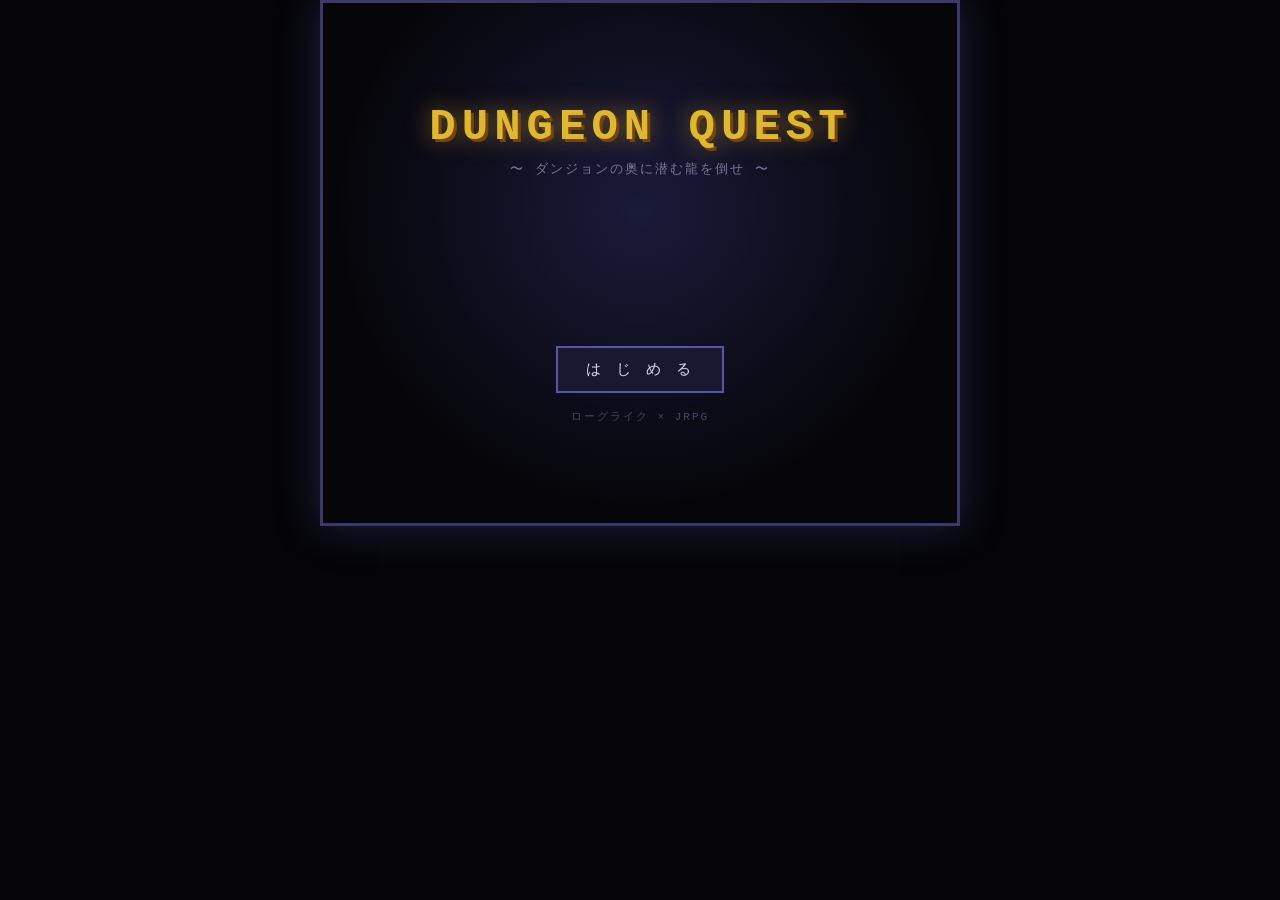
<file: index.html>
<!DOCTYPE html>
<html lang="ja">
<head>
  <meta charset="UTF-8">
  <meta name="viewport" content="width=device-width, initial-scale=1.0">
  <title>DUNGEON QUEST</title>
  <link rel="stylesheet" href="css/style.css">
</head>
<body>
  <div id="game-container">

    <!-- ========== TITLE ========== -->
    <div id="scene-title" class="scene">
      <div class="title-bg">
        <h1 class="game-title">DUNGEON QUEST</h1>
        <p class="game-subtitle">〜 ダンジョンの奥に潜む龍を倒せ 〜</p>
        <canvas id="title-canvas" width="640" height="120"></canvas>
        <button id="btn-start" class="pixel-btn">は じ め る</button>
        <p class="title-hint">ローグライク × JRPG</p>
      </div>
    </div>

    <!-- ========== FLOOR SELECT ========== -->
    <div id="scene-floor" class="scene hidden">
      <div class="floor-header">
        <span id="floor-indicator">第１階層</span>
        <span id="battle-count-display">戦闘回数: 0</span>
        <span id="gold-display" class="gold-text">G: 0</span>
      </div>
      <div class="player-status-bar">
        <div class="status-item">
          <span class="label">HP</span>
          <div class="bar-wrap"><div id="player-hp-bar" class="bar hp-bar"></div></div>
          <span id="player-hp-text">100/100</span>
        </div>
        <div class="status-item">
          <span class="label">MP</span>
          <div class="bar-wrap"><div id="player-mp-bar" class="bar mp-bar"></div></div>
          <span id="player-mp-text">50/50</span>
        </div>
        <div class="equip-info">
          <span id="equip-weapon">武器: なし</span>
          <span id="equip-armor">防具: なし</span>
        </div>
      </div>
      <div class="floor-desc-area">
        <p id="floor-description">敵を倒してゴールドを集めろ。階段を選べば次の階層へ進める。</p>
      </div>
      <div class="floor-options">
        <div id="option-battle" class="floor-card card-battle">
          <div class="card-icon">⚔</div>
          <div class="card-title">戦　闘</div>
          <div class="card-desc">敵と戦いゴールドを得る</div>
        </div>
        <div id="option-event" class="floor-card card-event">
          <div class="card-icon">？</div>
          <div class="card-title">イベント</div>
          <div class="card-desc">何かが起こるかもしれない</div>
        </div>
        <div id="option-stairs" class="floor-card card-stairs">
          <div class="card-icon">▼</div>
          <div class="card-title">階　段</div>
          <div class="card-desc">次の階層へ進む（HP全回復）</div>
        </div>
      </div>
    </div>

    <!-- ========== BATTLE ========== -->
    <div id="scene-battle" class="scene hidden">
      <div class="battle-header">
        <span id="battle-floor-info">第１階層</span>
        <span id="battle-gold" class="gold-text">G: 0</span>
      </div>
      <div class="battle-arena-wrap">
        <canvas id="battle-canvas" width="460" height="200"></canvas>
        <div class="battle-status-panel">
          <div class="enemy-status-box">
            <div id="enemy-name" class="status-name enemy-name-text">スライム</div>
            <div class="status-item">
              <span class="label">HP</span>
              <div class="bar-wrap"><div id="enemy-hp-bar" class="bar hp-bar"></div></div>
              <span id="enemy-hp-text">30/30</span>
            </div>
            <div id="enemy-status-icon" class="status-icon"></div>
          </div>
          <div class="divider"></div>
          <div class="player-status-box">
            <div id="battle-player-name" class="status-name">勇　者</div>
            <div class="status-item">
              <span class="label">HP</span>
              <div class="bar-wrap"><div id="battle-player-hp-bar" class="bar hp-bar"></div></div>
              <span id="battle-player-hp-text">100/100</span>
            </div>
            <div class="status-item">
              <span class="label">MP</span>
              <div class="bar-wrap"><div id="battle-player-mp-bar" class="bar mp-bar"></div></div>
              <span id="battle-player-mp-text">50/50</span>
            </div>
            <div id="player-status-icon" class="status-icon"></div>
          </div>
        </div>
      </div>
      <div id="battle-log" class="battle-log"></div>
      <div id="battle-commands" class="battle-commands">
        <div class="command-grid">
          <button id="cmd-attack" class="cmd-btn">⚔ 攻　撃</button>
          <button id="cmd-skill"  class="cmd-btn">✦ スキル</button>
          <button id="cmd-defend" class="cmd-btn">🛡 防　御</button>
          <button id="cmd-item"   class="cmd-btn">🎒 アイテム</button>
        </div>
      </div>
      <div id="skill-menu"  class="sub-menu hidden"></div>
      <div id="item-menu"   class="sub-menu hidden"></div>
    </div>

    <!-- ========== STAIRS ========== -->
    <div id="scene-stairs" class="scene hidden">
      <div class="center-wrap">
        <h2 class="event-title">▼　階　段</h2>
        <div class="stairs-status">
          <span>HP <span id="stairs-hp">100/100</span></span>
          <span>MP <span id="stairs-mp">50/50</span></span>
          <span class="gold-text">G <span id="stairs-gold">0</span></span>
        </div>
        <div class="event-box">
          <p>先に続く階段を発見した。</p>
          <p>次の階層へ降りますか？</p>
        </div>
        <div class="stairs-btns">
          <button id="btn-stairs-down" class="pixel-btn">降　り　る</button>
          <button id="btn-stairs-stay" class="pixel-btn btn-stay">留　ま　る</button>
        </div>
      </div>
    </div>

    <!-- ========== CHAR SELECT ========== -->
    <div id="scene-charselect" class="scene hidden">
      <div class="center-wrap">
        <h2 class="event-title">キャラクターを選択</h2>
        <div class="charselect-cards">
          <div class="charselect-card">
            <canvas id="charselect-canvas-warrior" class="charselect-canvas" width="120" height="110"></canvas>
            <div class="charselect-name">戦　士</div>
            <div class="charselect-stats">HP 100 / MP  30<br>ATK  15 / DEF 10</div>
            <div class="charselect-flavor">物理特化</div>
            <button class="pixel-btn btn-char-pick" data-char="warrior">選　択</button>
          </div>
          <div class="charselect-card">
            <canvas id="charselect-canvas-mage" class="charselect-canvas" width="120" height="110"></canvas>
            <div class="charselect-name">魔法使い</div>
            <div class="charselect-stats">HP  70 / MP  60<br>魔ATK 18 / DEF  5</div>
            <div class="charselect-flavor">魔法特化</div>
            <button class="pixel-btn btn-char-pick" data-char="mage">選　択</button>
          </div>
        </div>
        <button id="btn-charselect-back" class="pixel-btn btn-stay" style="margin-top:14px">も ど る</button>
      </div>
    </div>

    <!-- ========== EVENT ========== -->
    <div id="scene-event" class="scene hidden">
      <div class="center-wrap">
        <h2 id="event-title" class="event-title">！　イベント発生　！</h2>
        <div class="event-box">
          <p id="event-description"></p>
        </div>
        <div id="event-choices" class="event-choices"></div>
      </div>
    </div>

    <!-- ========== SHOP ========== -->
    <div id="scene-shop" class="scene hidden">
      <div class="shop-header">
        <span class="shop-title-text">★ ショップ ★</span>
        <span id="shop-floor" class="shop-floor-text">第1階層</span>
        <span id="shop-gold" class="gold-text">所持: 0G</span>
      </div>
      <div class="shop-tabs">
        <button class="tab-btn active" data-tab="relics">レリック</button>
        <button class="tab-btn" data-tab="skills">スキル</button>
        <button class="tab-btn" data-tab="items">アイテム</button>
      </div>
      <div id="shop-items" class="shop-items"></div>
      <button id="btn-shop-leave" class="pixel-btn shop-leave-btn">店を出る</button>
    </div>

    <!-- ========== GAME OVER ========== -->
    <div id="scene-gameover" class="scene hidden">
      <div class="center-wrap">
        <h2 class="gameover-title">GAME OVER</h2>
        <div class="result-box">
          <p id="go-floor">到達階層：第１階層</p>
          <p id="go-battles">総戦闘回数：0回</p>
          <p id="go-gold">獲得ゴールド：0G</p>
          <p id="go-score" class="score-line">スコア：0</p>
        </div>
        <button id="btn-title" class="pixel-btn">タイトルへ</button>
      </div>
    </div>

    <!-- ========== VICTORY ========== -->
    <div id="scene-victory" class="scene hidden">
      <div class="center-wrap">
        <h2 class="victory-title">VICTORY!</h2>
        <p class="victory-sub">ドラゴンを討伐しダンジョンを制覇した！</p>
        <div class="result-box">
          <p id="vc-battles">総戦闘回数：0回</p>
          <p id="vc-gold">獲得ゴールド：0G</p>
          <p id="vc-score" class="score-line">スコア：0</p>
        </div>
        <button id="btn-victory-title" class="pixel-btn">タイトルへ</button>
      </div>
    </div>

  <!-- ========== STATUS FLOAT BUTTON ========== -->
  <button id="btn-status-float" class="status-float-btn hidden">📋</button>

  <!-- ========== FEEDBACK FLOAT BUTTON ========== -->
  <a id="btn-feedback-float" href="https://forms.gle/DDVFxJbBWjrB3zf1A" target="_blank" class="feedback-float-btn">feedback</a>

  </div><!-- /game-container -->

  <!-- ========== STATUS MODAL ========== -->
  <div id="status-modal" class="modal-overlay hidden">
    <div class="modal-box">
      <div class="modal-header">
        <span class="modal-title">📋 ステータス</span>
        <button id="btn-status-close" class="modal-close-btn">✕</button>
      </div>
      <div class="modal-tabs">
        <button class="modal-tab active" data-stab="stats">能力値</button>
        <button class="modal-tab" data-stab="relics">レリック</button>
        <button class="modal-tab" data-stab="skills">スキル</button>
      </div>
      <div id="modal-content" class="modal-content"></div>
    </div>
  </div>

  <script src="data/enemies.js"></script>
  <script src="data/items.js"></script>
  <script src="data/characters/warrior.js"></script>
  <script src="data/characters/mage.js"></script>
  <script src="data/relics.js"></script>
  <script src="js/game.js"></script>
  <script src="js/battle.js"></script>
  <script src="js/shop.js"></script>
  <script src="js/events.js"></script>
</body>
</html>
</file>
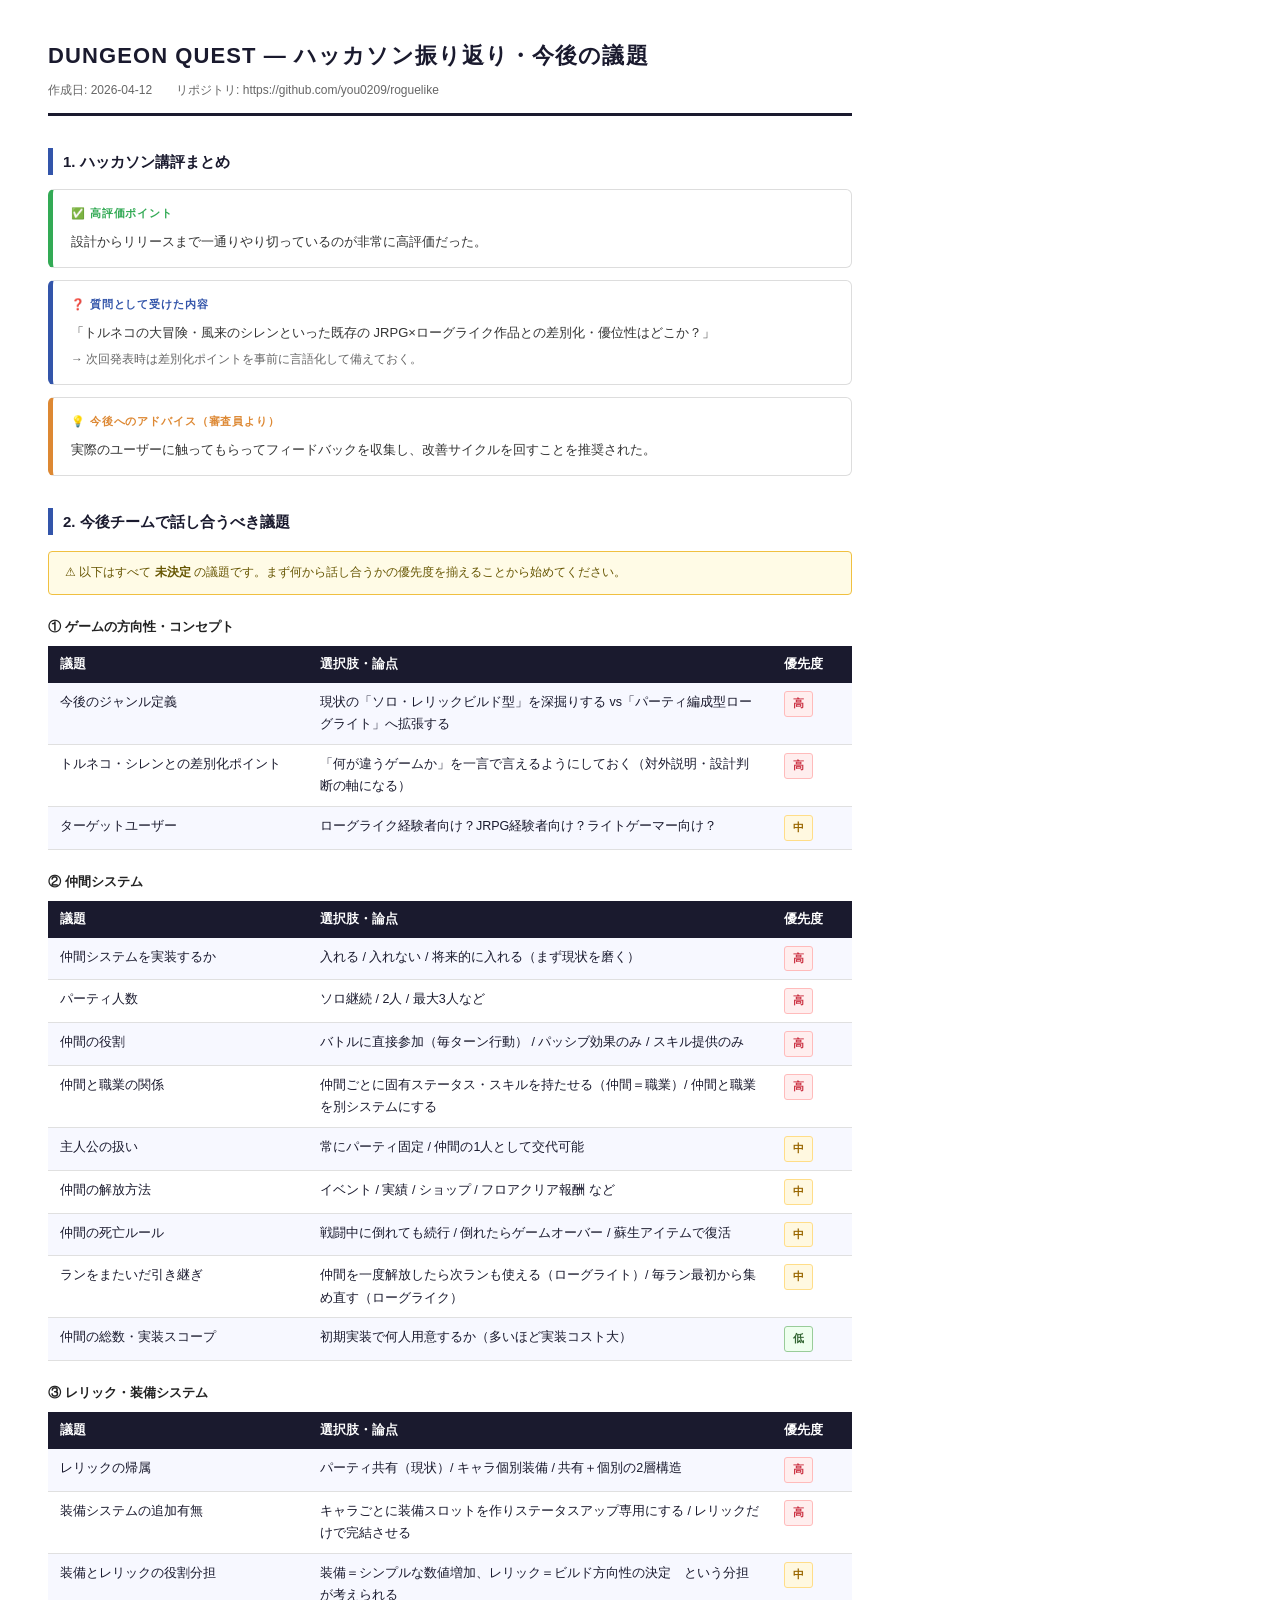
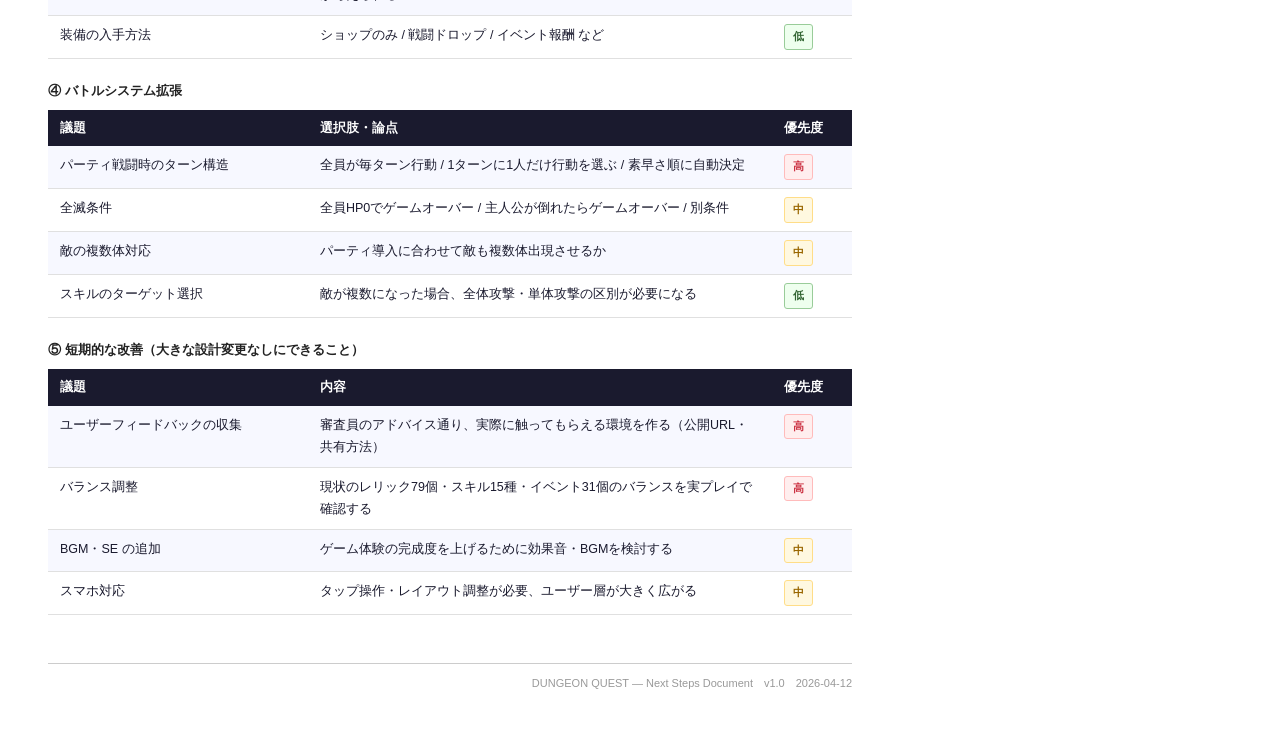
<file: docs/next_steps.html>
<!DOCTYPE html>
<html lang="ja">
<head>
  <meta charset="UTF-8">
  <title>DUNGEON QUEST — 振り返り・今後の議題</title>
  <style>
    * { box-sizing: border-box; margin: 0; padding: 0; }
    body {
      font-family: 'Hiragino Kaku Gothic ProN', 'Meiryo', sans-serif;
      font-size: 13px;
      line-height: 1.8;
      color: #1a1a2e;
      background: #fff;
      padding: 36px 48px;
      max-width: 900px;
    }

    .doc-header {
      border-bottom: 3px solid #1a1a2e;
      padding-bottom: 12px;
      margin-bottom: 28px;
    }
    .doc-header h1 { font-size: 22px; letter-spacing: 0.05em; }
    .doc-header .subtitle { font-size: 12px; color: #666; margin-top: 4px; }

    h2 {
      font-size: 15px;
      border-left: 5px solid #3355aa;
      padding-left: 10px;
      margin: 32px 0 14px;
    }
    h3 {
      font-size: 13px;
      font-weight: bold;
      margin: 20px 0 8px;
      color: #222;
    }

    /* カード */
    .card {
      border: 1px solid #ddd;
      border-radius: 6px;
      padding: 14px 18px;
      margin-bottom: 12px;
    }
    .card.green  { border-left: 5px solid #33aa55; }
    .card.blue   { border-left: 5px solid #3355aa; }
    .card.orange { border-left: 5px solid #dd8833; }
    .card.red    { border-left: 5px solid #cc3344; }
    .card.gray   { border-left: 5px solid #888; }

    .card-label {
      font-size: 11px;
      font-weight: bold;
      text-transform: uppercase;
      letter-spacing: 0.08em;
      margin-bottom: 6px;
    }
    .card.green  .card-label { color: #33aa55; }
    .card.blue   .card-label { color: #3355aa; }
    .card.orange .card-label { color: #dd8833; }
    .card.red    .card-label { color: #cc3344; }
    .card.gray   .card-label { color: #888; }

    .card p { font-size: 13px; color: #333; }
    .card .sub { font-size: 12px; color: #666; margin-top: 4px; }

    /* 議題テーブル */
    table {
      width: 100%;
      border-collapse: collapse;
      margin-bottom: 16px;
      font-size: 12.5px;
    }
    th {
      background: #1a1a2e;
      color: #fff;
      padding: 7px 12px;
      text-align: left;
    }
    td {
      padding: 8px 12px;
      border-bottom: 1px solid #e0e0e0;
      vertical-align: top;
    }
    tr:nth-child(even) td { background: #f7f8ff; }

    .tag {
      display: inline-block;
      padding: 2px 8px;
      border-radius: 3px;
      font-size: 11px;
      font-weight: bold;
      white-space: nowrap;
    }
    .tag-high   { background: #ffeeee; color: #cc3344; border: 1px solid #ffbbbb; }
    .tag-mid    { background: #fff8e0; color: #996600; border: 1px solid #ffdd88; }
    .tag-low    { background: #eeffee; color: #336633; border: 1px solid #99cc99; }
    .tag-design { background: #eef0ff; color: #334499; border: 1px solid #aabbee; }
    .tag-impl   { background: #f0fff0; color: #226633; border: 1px solid #88cc88; }

    .note {
      background: #fffbe6;
      border: 1px solid #f0c040;
      border-radius: 4px;
      padding: 10px 16px;
      font-size: 12px;
      color: #665500;
      margin: 16px 0;
    }

    .doc-footer {
      margin-top: 48px;
      border-top: 1px solid #ccc;
      padding-top: 10px;
      font-size: 11px;
      color: #999;
      text-align: right;
    }
  </style>
</head>
<body>

  <div class="doc-header">
    <h1>DUNGEON QUEST — ハッカソン振り返り・今後の議題</h1>
    <div class="subtitle">作成日: 2026-04-12　　リポジトリ: https://github.com/you0209/roguelike</div>
  </div>


  <!-- ========== 講評まとめ ========== -->
  <h2>1. ハッカソン講評まとめ</h2>

  <div class="card green">
    <div class="card-label">✅ 高評価ポイント</div>
    <p>設計からリリースまで一通りやり切っているのが非常に高評価だった。</p>
  </div>

  <div class="card blue">
    <div class="card-label">❓ 質問として受けた内容</div>
    <p>「トルネコの大冒険・風来のシレンといった既存の JRPG×ローグライク作品との差別化・優位性はどこか？」</p>
    <div class="sub">→ 次回発表時は差別化ポイントを事前に言語化して備えておく。</div>
  </div>

  <div class="card orange">
    <div class="card-label">💡 今後へのアドバイス（審査員より）</div>
    <p>実際のユーザーに触ってもらってフィードバックを収集し、改善サイクルを回すことを推奨された。</p>
  </div>


  <!-- ========== 今後の議題 ========== -->
  <h2>2. 今後チームで話し合うべき議題</h2>

  <div class="note">
    ⚠ 以下はすべて <strong>未決定</strong> の議題です。まず何から話し合うかの優先度を揃えることから始めてください。
  </div>

  <!-- ── 方向性 ── -->
  <h3>① ゲームの方向性・コンセプト</h3>
  <table>
    <tr>
      <th style="width:260px">議題</th>
      <th>選択肢・論点</th>
      <th style="width:80px">優先度</th>
    </tr>
    <tr>
      <td>今後のジャンル定義</td>
      <td>現状の「ソロ・レリックビルド型」を深掘りする vs「パーティ編成型ローグライト」へ拡張する</td>
      <td><span class="tag tag-high">高</span></td>
    </tr>
    <tr>
      <td>トルネコ・シレンとの差別化ポイント</td>
      <td>「何が違うゲームか」を一言で言えるようにしておく（対外説明・設計判断の軸になる）</td>
      <td><span class="tag tag-high">高</span></td>
    </tr>
    <tr>
      <td>ターゲットユーザー</td>
      <td>ローグライク経験者向け？JRPG経験者向け？ライトゲーマー向け？</td>
      <td><span class="tag tag-mid">中</span></td>
    </tr>
  </table>

  <!-- ── 仲間システム ── -->
  <h3>② 仲間システム</h3>
  <table>
    <tr>
      <th style="width:260px">議題</th>
      <th>選択肢・論点</th>
      <th style="width:80px">優先度</th>
    </tr>
    <tr>
      <td>仲間システムを実装するか</td>
      <td>入れる / 入れない / 将来的に入れる（まず現状を磨く）</td>
      <td><span class="tag tag-high">高</span></td>
    </tr>
    <tr>
      <td>パーティ人数</td>
      <td>ソロ継続 / 2人 / 最大3人など</td>
      <td><span class="tag tag-high">高</span></td>
    </tr>
    <tr>
      <td>仲間の役割</td>
      <td>バトルに直接参加（毎ターン行動） / パッシブ効果のみ / スキル提供のみ</td>
      <td><span class="tag tag-high">高</span></td>
    </tr>
    <tr>
      <td>仲間と職業の関係</td>
      <td>仲間ごとに固有ステータス・スキルを持たせる（仲間＝職業）/ 仲間と職業を別システムにする</td>
      <td><span class="tag tag-high">高</span></td>
    </tr>
    <tr>
      <td>主人公の扱い</td>
      <td>常にパーティ固定 / 仲間の1人として交代可能</td>
      <td><span class="tag tag-mid">中</span></td>
    </tr>
    <tr>
      <td>仲間の解放方法</td>
      <td>イベント / 実績 / ショップ / フロアクリア報酬 など</td>
      <td><span class="tag tag-mid">中</span></td>
    </tr>
    <tr>
      <td>仲間の死亡ルール</td>
      <td>戦闘中に倒れても続行 / 倒れたらゲームオーバー / 蘇生アイテムで復活</td>
      <td><span class="tag tag-mid">中</span></td>
    </tr>
    <tr>
      <td>ランをまたいだ引き継ぎ</td>
      <td>仲間を一度解放したら次ランも使える（ローグライト）/ 毎ラン最初から集め直す（ローグライク）</td>
      <td><span class="tag tag-mid">中</span></td>
    </tr>
    <tr>
      <td>仲間の総数・実装スコープ</td>
      <td>初期実装で何人用意するか（多いほど実装コスト大）</td>
      <td><span class="tag tag-low">低</span></td>
    </tr>
  </table>

  <!-- ── レリック・装備 ── -->
  <h3>③ レリック・装備システム</h3>
  <table>
    <tr>
      <th style="width:260px">議題</th>
      <th>選択肢・論点</th>
      <th style="width:80px">優先度</th>
    </tr>
    <tr>
      <td>レリックの帰属</td>
      <td>パーティ共有（現状）/ キャラ個別装備 / 共有＋個別の2層構造</td>
      <td><span class="tag tag-high">高</span></td>
    </tr>
    <tr>
      <td>装備システムの追加有無</td>
      <td>キャラごとに装備スロットを作りステータスアップ専用にする / レリックだけで完結させる</td>
      <td><span class="tag tag-high">高</span></td>
    </tr>
    <tr>
      <td>装備とレリックの役割分担</td>
      <td>装備＝シンプルな数値増加、レリック＝ビルド方向性の決定　という分担が考えられる</td>
      <td><span class="tag tag-mid">中</span></td>
    </tr>
    <tr>
      <td>装備の入手方法</td>
      <td>ショップのみ / 戦闘ドロップ / イベント報酬 など</td>
      <td><span class="tag tag-low">低</span></td>
    </tr>
  </table>

  <!-- ── バトル ── -->
  <h3>④ バトルシステム拡張</h3>
  <table>
    <tr>
      <th style="width:260px">議題</th>
      <th>選択肢・論点</th>
      <th style="width:80px">優先度</th>
    </tr>
    <tr>
      <td>パーティ戦闘時のターン構造</td>
      <td>全員が毎ターン行動 / 1ターンに1人だけ行動を選ぶ / 素早さ順に自動決定</td>
      <td><span class="tag tag-high">高</span></td>
    </tr>
    <tr>
      <td>全滅条件</td>
      <td>全員HP0でゲームオーバー / 主人公が倒れたらゲームオーバー / 別条件</td>
      <td><span class="tag tag-mid">中</span></td>
    </tr>
    <tr>
      <td>敵の複数体対応</td>
      <td>パーティ導入に合わせて敵も複数体出現させるか</td>
      <td><span class="tag tag-mid">中</span></td>
    </tr>
    <tr>
      <td>スキルのターゲット選択</td>
      <td>敵が複数になった場合、全体攻撃・単体攻撃の区別が必要になる</td>
      <td><span class="tag tag-low">低</span></td>
    </tr>
  </table>

  <!-- ── 短期改善 ── -->
  <h3>⑤ 短期的な改善（大きな設計変更なしにできること）</h3>
  <table>
    <tr>
      <th style="width:260px">議題</th>
      <th>内容</th>
      <th style="width:80px">優先度</th>
    </tr>
    <tr>
      <td>ユーザーフィードバックの収集</td>
      <td>審査員のアドバイス通り、実際に触ってもらえる環境を作る（公開URL・共有方法）</td>
      <td><span class="tag tag-high">高</span></td>
    </tr>
    <tr>
      <td>バランス調整</td>
      <td>現状のレリック79個・スキル15種・イベント31個のバランスを実プレイで確認する</td>
      <td><span class="tag tag-high">高</span></td>
    </tr>
    <tr>
      <td>BGM・SE の追加</td>
      <td>ゲーム体験の完成度を上げるために効果音・BGMを検討する</td>
      <td><span class="tag tag-mid">中</span></td>
    </tr>
    <tr>
      <td>スマホ対応</td>
      <td>タップ操作・レイアウト調整が必要、ユーザー層が大きく広がる</td>
      <td><span class="tag tag-mid">中</span></td>
    </tr>
  </table>

  <div class="doc-footer">
    DUNGEON QUEST — Next Steps Document　v1.0　2026-04-12
  </div>

</body>
</html>
</file>
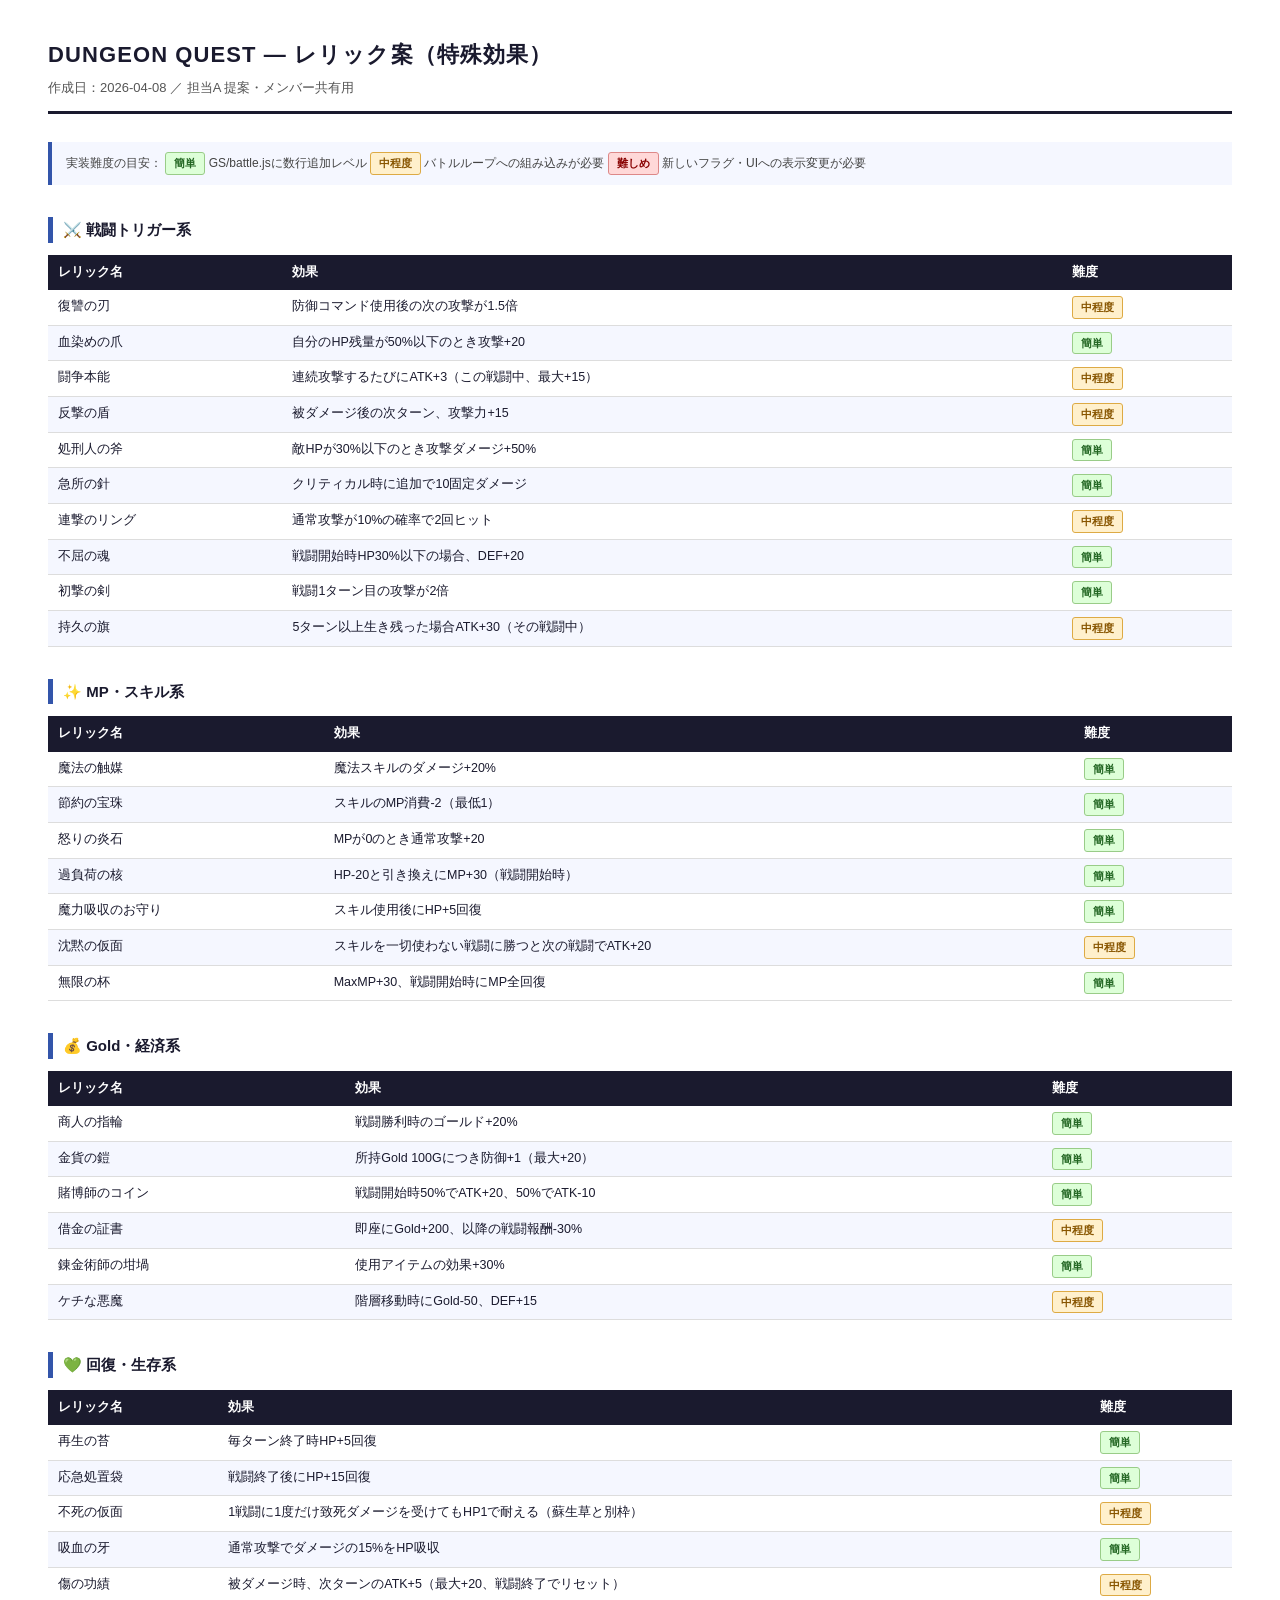
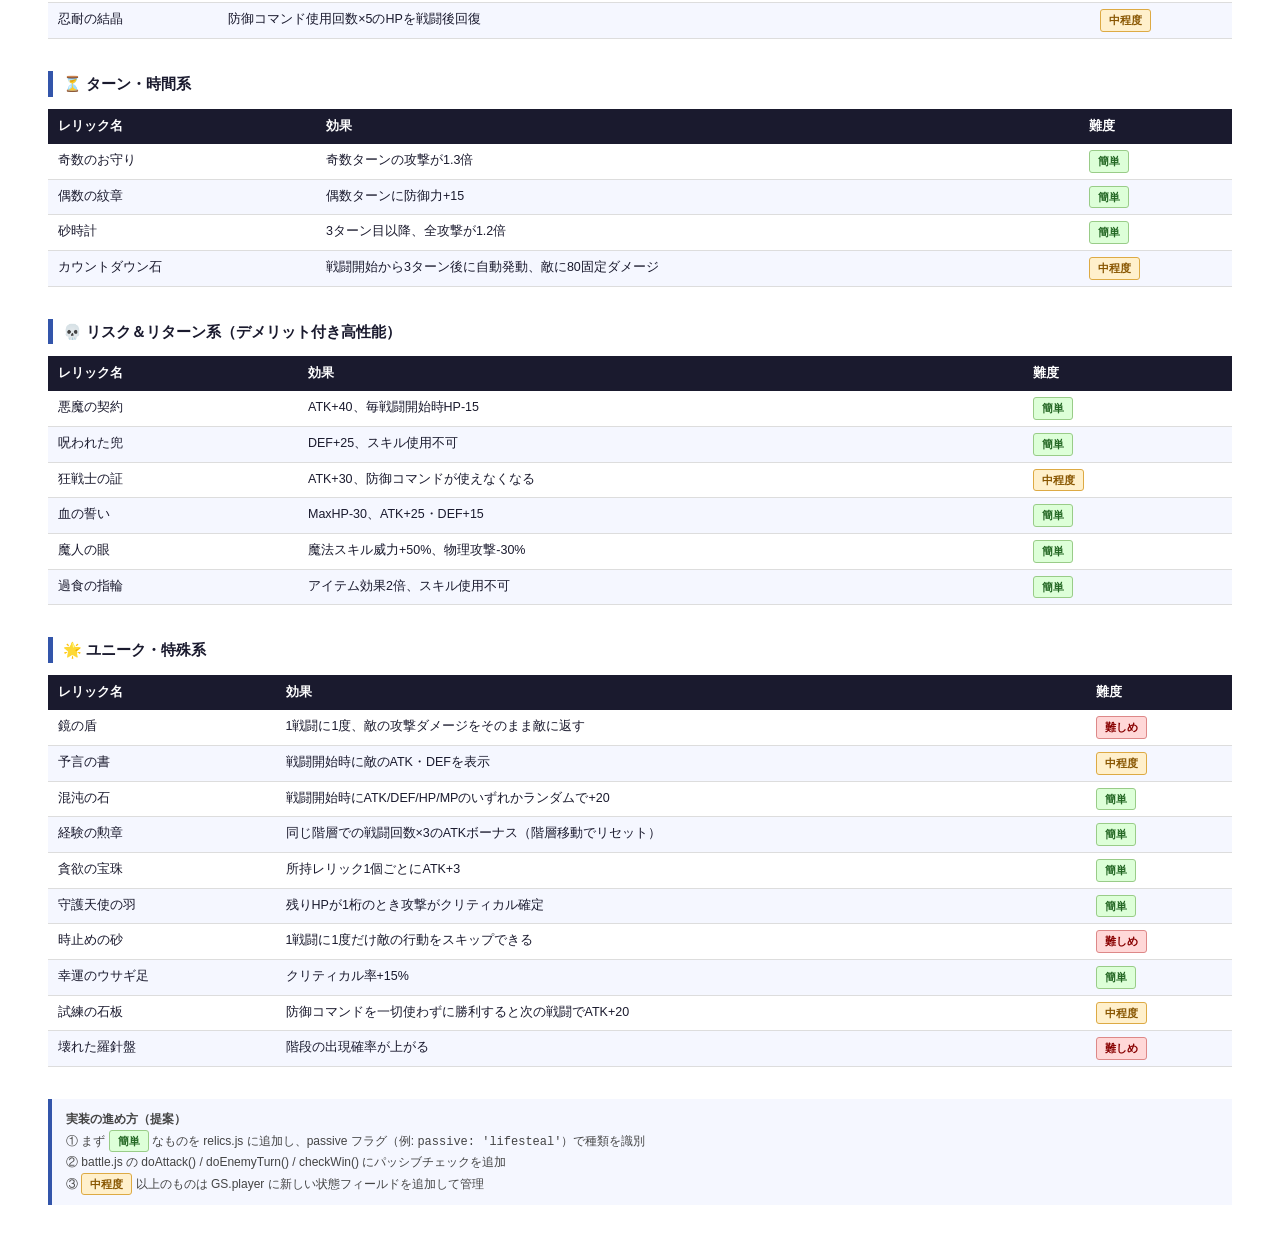
<file: docs/relic_ideas.html>
<!DOCTYPE html>
<html lang="ja">
<head>
  <meta charset="UTF-8">
  <title>DUNGEON QUEST — レリック案（特殊効果）</title>
  <style>
    * { box-sizing: border-box; margin: 0; padding: 0; }
    body {
      font-family: 'Hiragino Kaku Gothic ProN', 'Meiryo', sans-serif;
      font-size: 13px;
      line-height: 1.7;
      color: #1a1a2e;
      background: #fff;
      padding: 36px 48px;
    }

    .doc-header {
      border-bottom: 3px solid #1a1a2e;
      padding-bottom: 12px;
      margin-bottom: 28px;
    }
    .doc-header h1 { font-size: 22px; letter-spacing: 0.05em; }
    .doc-header .subtitle { font-size: 13px; color: #555; margin-top: 4px; }

    h2 {
      font-size: 15px;
      border-left: 5px solid #3355aa;
      padding-left: 10px;
      margin: 32px 0 12px;
    }

    table {
      width: 100%;
      border-collapse: collapse;
      margin-bottom: 16px;
      font-size: 12.5px;
    }
    th {
      background: #1a1a2e;
      color: #fff;
      padding: 7px 10px;
      text-align: left;
      font-weight: bold;
    }
    td {
      padding: 6px 10px;
      border-bottom: 1px solid #ddd;
      vertical-align: top;
    }
    tr:nth-child(even) td { background: #f5f7ff; }

    .tag {
      display: inline-block;
      padding: 1px 8px;
      border-radius: 3px;
      font-size: 11px;
      font-weight: bold;
      white-space: nowrap;
    }
    .tag-easy   { background: #ddffd8; color: #226622; border: 1px solid #99cc88; }
    .tag-medium { background: #fff0cc; color: #885500; border: 1px solid #ddaa44; }
    .tag-hard   { background: #ffd8d8; color: #880000; border: 1px solid #dd8888; }

    .note {
      background: #f5f7ff;
      border-left: 4px solid #3355aa;
      padding: 10px 14px;
      margin: 16px 0;
      font-size: 12px;
      color: #444;
    }

    @media print {
      body { padding: 20px 30px; }
      h2 { break-before: auto; }
    }
  </style>
</head>
<body>

<div class="doc-header">
  <h1>DUNGEON QUEST ― レリック案（特殊効果）</h1>
  <div class="subtitle">作成日：2026-04-08 ／ 担当A 提案・メンバー共有用</div>
</div>

<div class="note">
  実装難度の目安：
  <span class="tag tag-easy">簡単</span> GS/battle.jsに数行追加レベル
  <span class="tag tag-medium">中程度</span> バトルループへの組み込みが必要
  <span class="tag tag-hard">難しめ</span> 新しいフラグ・UIへの表示変更が必要
</div>

<!-- ===== 戦闘トリガー系 ===== -->
<h2>⚔️ 戦闘トリガー系</h2>
<table>
  <thead>
    <tr><th>レリック名</th><th>効果</th><th>難度</th></tr>
  </thead>
  <tbody>
    <tr><td>復讐の刃</td><td>防御コマンド使用後の次の攻撃が1.5倍</td><td><span class="tag tag-medium">中程度</span></td></tr>
    <tr><td>血染めの爪</td><td>自分のHP残量が50%以下のとき攻撃+20</td><td><span class="tag tag-easy">簡単</span></td></tr>
    <tr><td>闘争本能</td><td>連続攻撃するたびにATK+3（この戦闘中、最大+15）</td><td><span class="tag tag-medium">中程度</span></td></tr>
    <tr><td>反撃の盾</td><td>被ダメージ後の次ターン、攻撃力+15</td><td><span class="tag tag-medium">中程度</span></td></tr>
    <tr><td>処刑人の斧</td><td>敵HPが30%以下のとき攻撃ダメージ+50%</td><td><span class="tag tag-easy">簡単</span></td></tr>
    <tr><td>急所の針</td><td>クリティカル時に追加で10固定ダメージ</td><td><span class="tag tag-easy">簡単</span></td></tr>
    <tr><td>連撃のリング</td><td>通常攻撃が10%の確率で2回ヒット</td><td><span class="tag tag-medium">中程度</span></td></tr>
    <tr><td>不屈の魂</td><td>戦闘開始時HP30%以下の場合、DEF+20</td><td><span class="tag tag-easy">簡単</span></td></tr>
    <tr><td>初撃の剣</td><td>戦闘1ターン目の攻撃が2倍</td><td><span class="tag tag-easy">簡単</span></td></tr>
    <tr><td>持久の旗</td><td>5ターン以上生き残った場合ATK+30（その戦闘中）</td><td><span class="tag tag-medium">中程度</span></td></tr>
  </tbody>
</table>

<!-- ===== MP・スキル系 ===== -->
<h2>✨ MP・スキル系</h2>
<table>
  <thead>
    <tr><th>レリック名</th><th>効果</th><th>難度</th></tr>
  </thead>
  <tbody>
    <tr><td>魔法の触媒</td><td>魔法スキルのダメージ+20%</td><td><span class="tag tag-easy">簡単</span></td></tr>
    <tr><td>節約の宝珠</td><td>スキルのMP消費-2（最低1）</td><td><span class="tag tag-easy">簡単</span></td></tr>
    <tr><td>怒りの炎石</td><td>MPが0のとき通常攻撃+20</td><td><span class="tag tag-easy">簡単</span></td></tr>
    <tr><td>過負荷の核</td><td>HP-20と引き換えにMP+30（戦闘開始時）</td><td><span class="tag tag-easy">簡単</span></td></tr>
    <tr><td>魔力吸収のお守り</td><td>スキル使用後にHP+5回復</td><td><span class="tag tag-easy">簡単</span></td></tr>
    <tr><td>沈黙の仮面</td><td>スキルを一切使わない戦闘に勝つと次の戦闘でATK+20</td><td><span class="tag tag-medium">中程度</span></td></tr>
    <tr><td>無限の杯</td><td>MaxMP+30、戦闘開始時にMP全回復</td><td><span class="tag tag-easy">簡単</span></td></tr>
  </tbody>
</table>

<!-- ===== Gold・経済系 ===== -->
<h2>💰 Gold・経済系</h2>
<table>
  <thead>
    <tr><th>レリック名</th><th>効果</th><th>難度</th></tr>
  </thead>
  <tbody>
    <tr><td>商人の指輪</td><td>戦闘勝利時のゴールド+20%</td><td><span class="tag tag-easy">簡単</span></td></tr>
    <tr><td>金貨の鎧</td><td>所持Gold 100Gにつき防御+1（最大+20）</td><td><span class="tag tag-easy">簡単</span></td></tr>
    <tr><td>賭博師のコイン</td><td>戦闘開始時50%でATK+20、50%でATK-10</td><td><span class="tag tag-easy">簡単</span></td></tr>
    <tr><td>借金の証書</td><td>即座にGold+200、以降の戦闘報酬-30%</td><td><span class="tag tag-medium">中程度</span></td></tr>
    <tr><td>錬金術師の坩堝</td><td>使用アイテムの効果+30%</td><td><span class="tag tag-easy">簡単</span></td></tr>
    <tr><td>ケチな悪魔</td><td>階層移動時にGold-50、DEF+15</td><td><span class="tag tag-medium">中程度</span></td></tr>
  </tbody>
</table>

<!-- ===== 回復・生存系 ===== -->
<h2>💚 回復・生存系</h2>
<table>
  <thead>
    <tr><th>レリック名</th><th>効果</th><th>難度</th></tr>
  </thead>
  <tbody>
    <tr><td>再生の苔</td><td>毎ターン終了時HP+5回復</td><td><span class="tag tag-easy">簡単</span></td></tr>
    <tr><td>応急処置袋</td><td>戦闘終了後にHP+15回復</td><td><span class="tag tag-easy">簡単</span></td></tr>
    <tr><td>不死の仮面</td><td>1戦闘に1度だけ致死ダメージを受けてもHP1で耐える（蘇生草と別枠）</td><td><span class="tag tag-medium">中程度</span></td></tr>
    <tr><td>吸血の牙</td><td>通常攻撃でダメージの15%をHP吸収</td><td><span class="tag tag-easy">簡単</span></td></tr>
    <tr><td>傷の功績</td><td>被ダメージ時、次ターンのATK+5（最大+20、戦闘終了でリセット）</td><td><span class="tag tag-medium">中程度</span></td></tr>
    <tr><td>忍耐の結晶</td><td>防御コマンド使用回数×5のHPを戦闘後回復</td><td><span class="tag tag-medium">中程度</span></td></tr>
  </tbody>
</table>

<!-- ===== ターン・時間系 ===== -->
<h2>⏳ ターン・時間系</h2>
<table>
  <thead>
    <tr><th>レリック名</th><th>効果</th><th>難度</th></tr>
  </thead>
  <tbody>
    <tr><td>奇数のお守り</td><td>奇数ターンの攻撃が1.3倍</td><td><span class="tag tag-easy">簡単</span></td></tr>
    <tr><td>偶数の紋章</td><td>偶数ターンに防御力+15</td><td><span class="tag tag-easy">簡単</span></td></tr>
    <tr><td>砂時計</td><td>3ターン目以降、全攻撃が1.2倍</td><td><span class="tag tag-easy">簡単</span></td></tr>
    <tr><td>カウントダウン石</td><td>戦闘開始から3ターン後に自動発動、敵に80固定ダメージ</td><td><span class="tag tag-medium">中程度</span></td></tr>
  </tbody>
</table>

<!-- ===== デメリット付き高性能系 ===== -->
<h2>💀 リスク＆リターン系（デメリット付き高性能）</h2>
<table>
  <thead>
    <tr><th>レリック名</th><th>効果</th><th>難度</th></tr>
  </thead>
  <tbody>
    <tr><td>悪魔の契約</td><td>ATK+40、毎戦闘開始時HP-15</td><td><span class="tag tag-easy">簡単</span></td></tr>
    <tr><td>呪われた兜</td><td>DEF+25、スキル使用不可</td><td><span class="tag tag-easy">簡単</span></td></tr>
    <tr><td>狂戦士の証</td><td>ATK+30、防御コマンドが使えなくなる</td><td><span class="tag tag-medium">中程度</span></td></tr>
    <tr><td>血の誓い</td><td>MaxHP-30、ATK+25・DEF+15</td><td><span class="tag tag-easy">簡単</span></td></tr>
    <tr><td>魔人の眼</td><td>魔法スキル威力+50%、物理攻撃-30%</td><td><span class="tag tag-easy">簡単</span></td></tr>
    <tr><td>過食の指輪</td><td>アイテム効果2倍、スキル使用不可</td><td><span class="tag tag-easy">簡単</span></td></tr>
  </tbody>
</table>

<!-- ===== ユニーク・特殊系 ===== -->
<h2>🌟 ユニーク・特殊系</h2>
<table>
  <thead>
    <tr><th>レリック名</th><th>効果</th><th>難度</th></tr>
  </thead>
  <tbody>
    <tr><td>鏡の盾</td><td>1戦闘に1度、敵の攻撃ダメージをそのまま敵に返す</td><td><span class="tag tag-hard">難しめ</span></td></tr>
    <tr><td>予言の書</td><td>戦闘開始時に敵のATK・DEFを表示</td><td><span class="tag tag-medium">中程度</span></td></tr>
    <tr><td>混沌の石</td><td>戦闘開始時にATK/DEF/HP/MPのいずれかランダムで+20</td><td><span class="tag tag-easy">簡単</span></td></tr>
    <tr><td>経験の勲章</td><td>同じ階層での戦闘回数×3のATKボーナス（階層移動でリセット）</td><td><span class="tag tag-easy">簡単</span></td></tr>
    <tr><td>貪欲の宝珠</td><td>所持レリック1個ごとにATK+3</td><td><span class="tag tag-easy">簡単</span></td></tr>
    <tr><td>守護天使の羽</td><td>残りHPが1桁のとき攻撃がクリティカル確定</td><td><span class="tag tag-easy">簡単</span></td></tr>
    <tr><td>時止めの砂</td><td>1戦闘に1度だけ敵の行動をスキップできる</td><td><span class="tag tag-hard">難しめ</span></td></tr>
    <tr><td>幸運のウサギ足</td><td>クリティカル率+15%</td><td><span class="tag tag-easy">簡単</span></td></tr>
    <tr><td>試練の石板</td><td>防御コマンドを一切使わずに勝利すると次の戦闘でATK+20</td><td><span class="tag tag-medium">中程度</span></td></tr>
    <tr><td>壊れた羅針盤</td><td>階段の出現確率が上がる</td><td><span class="tag tag-hard">難しめ</span></td></tr>
  </tbody>
</table>

<div class="note" style="margin-top: 32px;">
  <strong>実装の進め方（提案）</strong><br>
  ① まず <span class="tag tag-easy">簡単</span> なものを relics.js に追加し、passive フラグ（例: <code>passive: 'lifesteal'</code>）で種類を識別<br>
  ② battle.js の doAttack() / doEnemyTurn() / checkWin() にパッシブチェックを追加<br>
  ③ <span class="tag tag-medium">中程度</span> 以上のものは GS.player に新しい状態フィールドを追加して管理
</div>

</body>
</html>
</file>
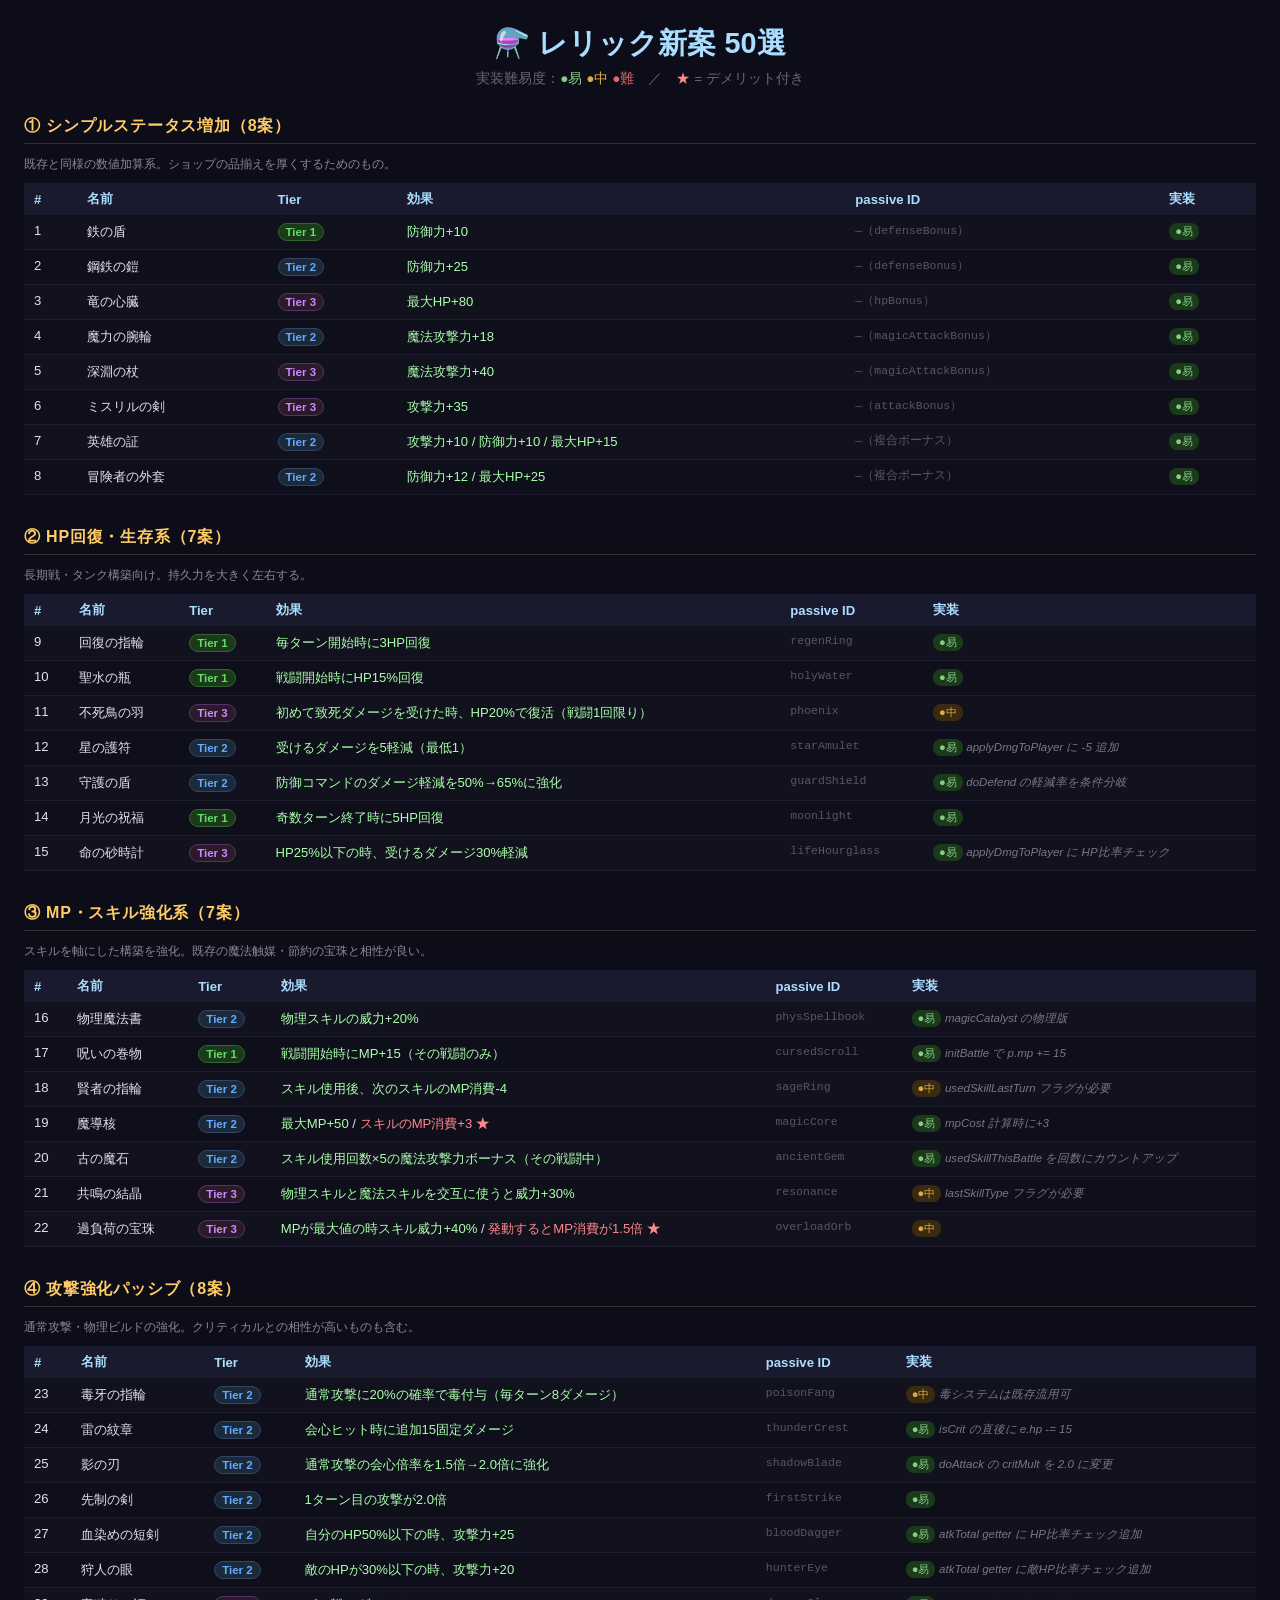
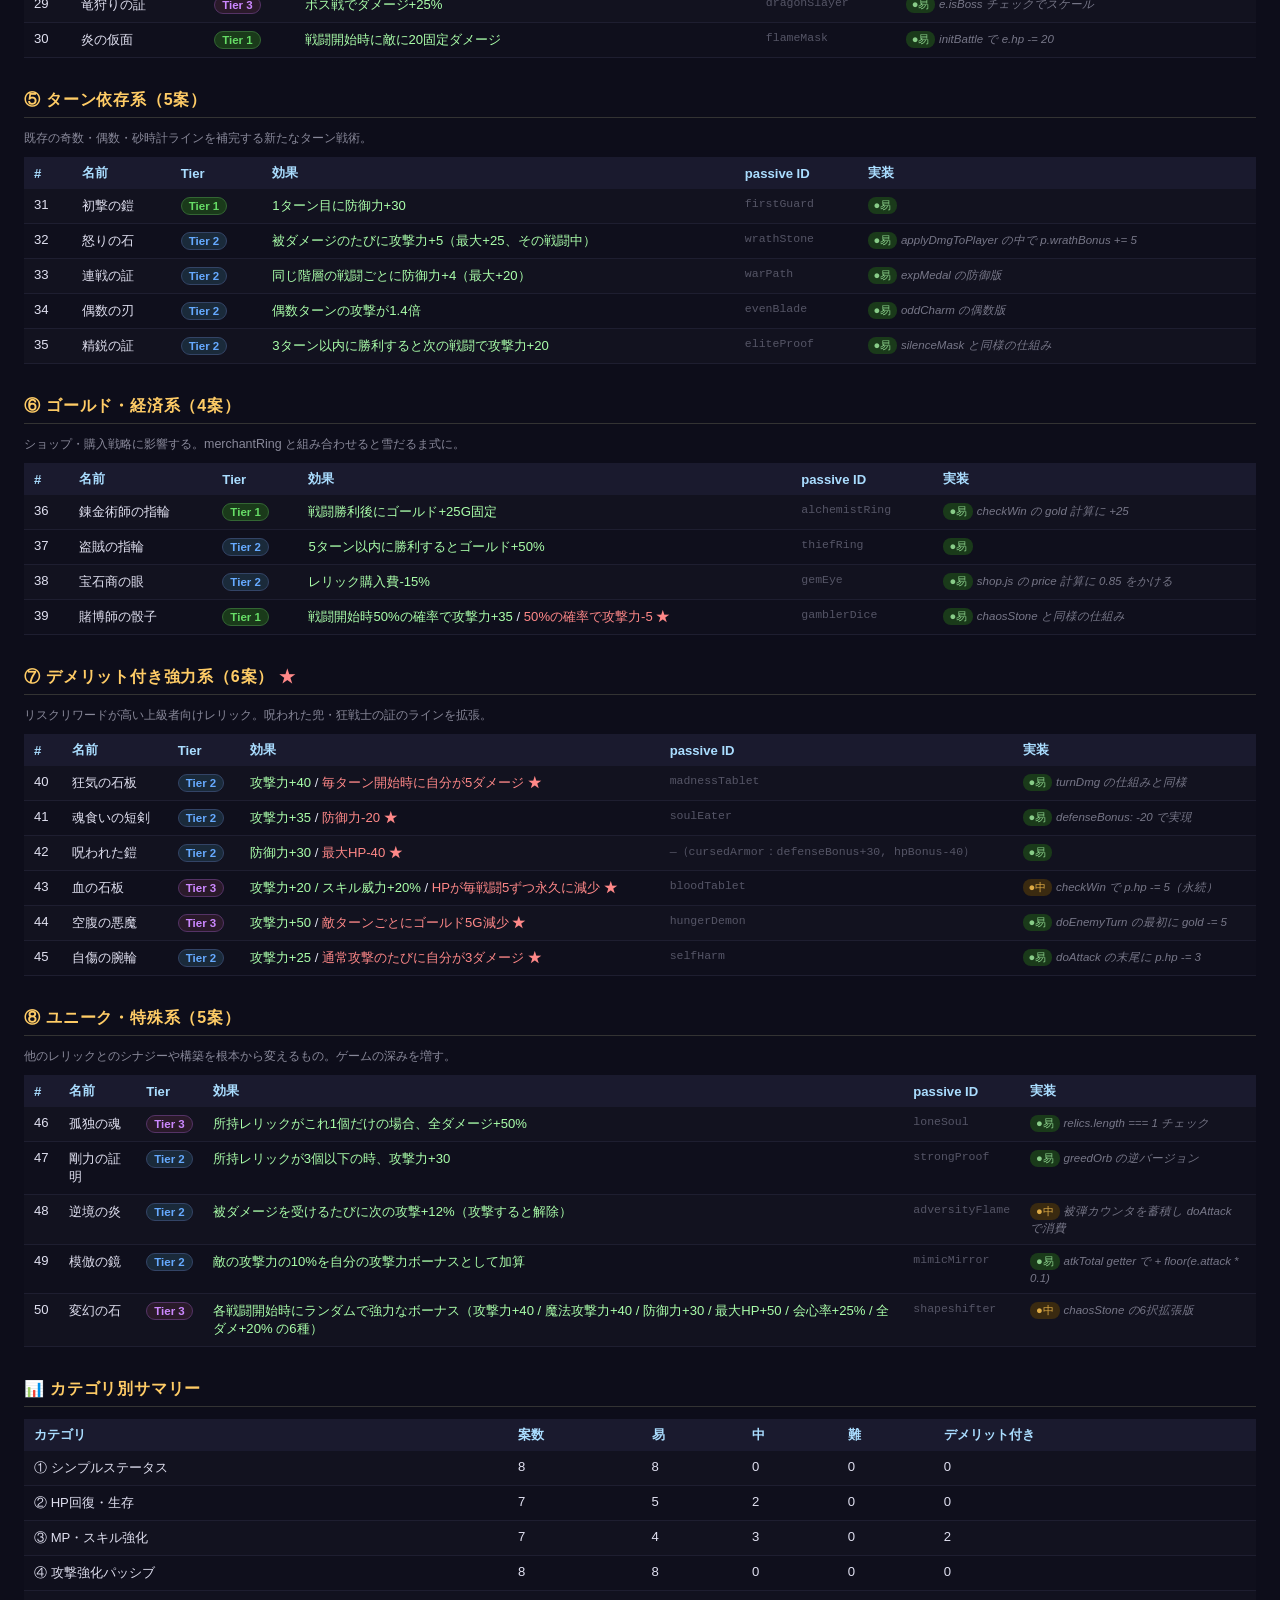
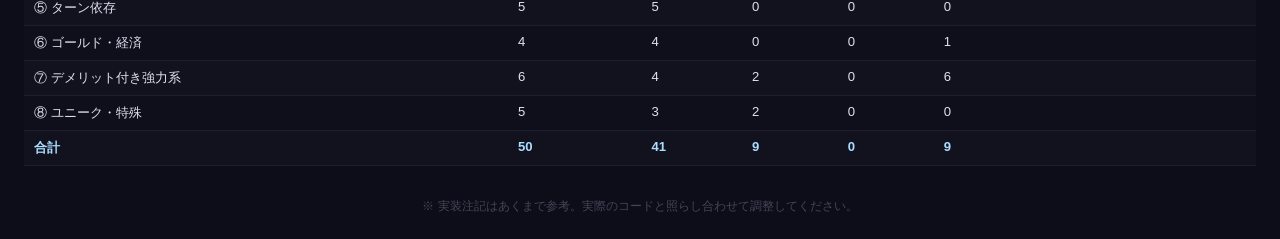
<file: docs/relic_ideas_v2.html>
<!DOCTYPE html>
<html lang="ja">
<head>
  <meta charset="UTF-8">
  <title>レリック案 v2（50案）</title>
  <style>
    * { box-sizing: border-box; margin: 0; padding: 0; }
    body {
      font-family: 'Segoe UI', sans-serif;
      background: #0d0d1a;
      color: #e0e0f0;
      padding: 24px;
    }
    h1 {
      text-align: center;
      font-size: 1.8rem;
      color: #aaddff;
      margin-bottom: 6px;
    }
    .subtitle {
      text-align: center;
      color: #667;
      font-size: 0.85rem;
      margin-bottom: 28px;
    }

    /* カテゴリブロック */
    .category {
      margin-bottom: 32px;
    }
    .category-title {
      font-size: 1rem;
      font-weight: bold;
      color: #ffcc66;
      border-bottom: 1px solid #333;
      padding-bottom: 6px;
      margin-bottom: 12px;
      letter-spacing: 0.05em;
    }
    .category-note {
      font-size: 0.78rem;
      color: #889;
      margin-bottom: 10px;
    }

    /* テーブル */
    table {
      width: 100%;
      border-collapse: collapse;
      font-size: 0.82rem;
    }
    th {
      background: #1a1a2e;
      color: #aaddff;
      padding: 7px 10px;
      text-align: left;
      font-weight: 600;
    }
    tr:nth-child(even) { background: #12121f; }
    tr:nth-child(odd)  { background: #0f0f1c; }
    tr:hover { background: #1e1e35; }
    td {
      padding: 8px 10px;
      vertical-align: top;
      border-bottom: 1px solid #1e1e30;
    }

    /* Tier バッジ */
    .tier {
      display: inline-block;
      padding: 2px 7px;
      border-radius: 10px;
      font-size: 0.72rem;
      font-weight: bold;
      white-space: nowrap;
    }
    .t1 { background: #1a3a1a; color: #66dd66; border: 1px solid #336633; }
    .t2 { background: #1a2a3a; color: #66aaff; border: 1px solid #334466; }
    .t3 { background: #2a1a2a; color: #cc88ff; border: 1px solid #553366; }

    /* 効果テキスト */
    .desc-good   { color: #aaffaa; }
    .desc-bad    { color: #ff8888; }
    .desc-neutral{ color: #aaccff; }

    /* passive ID */
    .passive-id {
      font-family: monospace;
      font-size: 0.72rem;
      color: #556;
    }

    /* ノート */
    .impl-note {
      font-size: 0.72rem;
      color: #778;
      font-style: italic;
    }

    /* 難易度 */
    .impl {
      display: inline-block;
      font-size: 0.7rem;
      padding: 1px 6px;
      border-radius: 8px;
      white-space: nowrap;
    }
    .impl-easy   { background: #1a3a1a; color: #88cc88; }
    .impl-medium { background: #3a2a10; color: #ddaa44; }
    .impl-hard   { background: #3a1010; color: #dd6666; }

    /* 凡例 */
    .legend {
      display: flex;
      gap: 16px;
      flex-wrap: wrap;
      margin-bottom: 20px;
      font-size: 0.78rem;
    }
    .legend-item { display: flex; align-items: center; gap: 6px; }

    /* デメリットマーク */
    .demerit-mark { color: #ff8888; font-weight: bold; }
  </style>
</head>
<body>

<h1>⚗️ レリック新案 50選</h1>
<p class="subtitle">実装難易度：<span style="color:#88cc88">●易</span>  <span style="color:#ddaa44">●中</span>  <span style="color:#dd6666">●難</span>　／　<span style="color:#ff8888">★</span> = デメリット付き</p>

<!-- ===== 1. シンプルステータス ===== -->
<div class="category">
  <div class="category-title">① シンプルステータス増加（8案）</div>
  <p class="category-note">既存と同様の数値加算系。ショップの品揃えを厚くするためのもの。</p>
  <table>
    <tr>
      <th>#</th><th>名前</th><th>Tier</th><th>効果</th><th>passive ID</th><th>実装</th>
    </tr>
    <tr>
      <td>1</td>
      <td>鉄の盾</td>
      <td><span class="tier t1">Tier 1</span></td>
      <td class="desc-good">防御力+10</td>
      <td class="passive-id">—（defenseBonus）</td>
      <td><span class="impl impl-easy">●易</span></td>
    </tr>
    <tr>
      <td>2</td>
      <td>鋼鉄の鎧</td>
      <td><span class="tier t2">Tier 2</span></td>
      <td class="desc-good">防御力+25</td>
      <td class="passive-id">—（defenseBonus）</td>
      <td><span class="impl impl-easy">●易</span></td>
    </tr>
    <tr>
      <td>3</td>
      <td>竜の心臓</td>
      <td><span class="tier t3">Tier 3</span></td>
      <td class="desc-good">最大HP+80</td>
      <td class="passive-id">—（hpBonus）</td>
      <td><span class="impl impl-easy">●易</span></td>
    </tr>
    <tr>
      <td>4</td>
      <td>魔力の腕輪</td>
      <td><span class="tier t2">Tier 2</span></td>
      <td class="desc-good">魔法攻撃力+18</td>
      <td class="passive-id">—（magicAttackBonus）</td>
      <td><span class="impl impl-easy">●易</span></td>
    </tr>
    <tr>
      <td>5</td>
      <td>深淵の杖</td>
      <td><span class="tier t3">Tier 3</span></td>
      <td class="desc-good">魔法攻撃力+40</td>
      <td class="passive-id">—（magicAttackBonus）</td>
      <td><span class="impl impl-easy">●易</span></td>
    </tr>
    <tr>
      <td>6</td>
      <td>ミスリルの剣</td>
      <td><span class="tier t3">Tier 3</span></td>
      <td class="desc-good">攻撃力+35</td>
      <td class="passive-id">—（attackBonus）</td>
      <td><span class="impl impl-easy">●易</span></td>
    </tr>
    <tr>
      <td>7</td>
      <td>英雄の証</td>
      <td><span class="tier t2">Tier 2</span></td>
      <td class="desc-good">攻撃力+10 / 防御力+10 / 最大HP+15</td>
      <td class="passive-id">—（複合ボーナス）</td>
      <td><span class="impl impl-easy">●易</span></td>
    </tr>
    <tr>
      <td>8</td>
      <td>冒険者の外套</td>
      <td><span class="tier t2">Tier 2</span></td>
      <td class="desc-good">防御力+12 / 最大HP+25</td>
      <td class="passive-id">—（複合ボーナス）</td>
      <td><span class="impl impl-easy">●易</span></td>
    </tr>
  </table>
</div>

<!-- ===== 2. HP回復・生存 ===== -->
<div class="category">
  <div class="category-title">② HP回復・生存系（7案）</div>
  <p class="category-note">長期戦・タンク構築向け。持久力を大きく左右する。</p>
  <table>
    <tr><th>#</th><th>名前</th><th>Tier</th><th>効果</th><th>passive ID</th><th>実装</th></tr>
    <tr>
      <td>9</td>
      <td>回復の指輪</td>
      <td><span class="tier t1">Tier 1</span></td>
      <td class="desc-good">毎ターン開始時に3HP回復</td>
      <td class="passive-id">regenRing</td>
      <td><span class="impl impl-easy">●易</span></td>
    </tr>
    <tr>
      <td>10</td>
      <td>聖水の瓶</td>
      <td><span class="tier t1">Tier 1</span></td>
      <td class="desc-good">戦闘開始時にHP15%回復</td>
      <td class="passive-id">holyWater</td>
      <td><span class="impl impl-easy">●易</span></td>
    </tr>
    <tr>
      <td>11</td>
      <td>不死鳥の羽</td>
      <td><span class="tier t3">Tier 3</span></td>
      <td class="desc-good">初めて致死ダメージを受けた時、HP20%で復活（戦闘1回限り）</td>
      <td class="passive-id">phoenix</td>
      <td><span class="impl impl-medium">●中</span></td>
    </tr>
    <tr>
      <td>12</td>
      <td>星の護符</td>
      <td><span class="tier t2">Tier 2</span></td>
      <td class="desc-good">受けるダメージを5軽減（最低1）</td>
      <td class="passive-id">starAmulet</td>
      <td><span class="impl impl-easy">●易</span> <span class="impl-note">applyDmgToPlayer に -5 追加</span></td>
    </tr>
    <tr>
      <td>13</td>
      <td>守護の盾</td>
      <td><span class="tier t2">Tier 2</span></td>
      <td class="desc-good">防御コマンドのダメージ軽減を50%→65%に強化</td>
      <td class="passive-id">guardShield</td>
      <td><span class="impl impl-easy">●易</span> <span class="impl-note">doDefend の軽減率を条件分岐</span></td>
    </tr>
    <tr>
      <td>14</td>
      <td>月光の祝福</td>
      <td><span class="tier t1">Tier 1</span></td>
      <td class="desc-good">奇数ターン終了時に5HP回復</td>
      <td class="passive-id">moonlight</td>
      <td><span class="impl impl-easy">●易</span></td>
    </tr>
    <tr>
      <td>15</td>
      <td>命の砂時計</td>
      <td><span class="tier t3">Tier 3</span></td>
      <td class="desc-good">HP25%以下の時、受けるダメージ30%軽減</td>
      <td class="passive-id">lifeHourglass</td>
      <td><span class="impl impl-easy">●易</span> <span class="impl-note">applyDmgToPlayer に HP比率チェック</span></td>
    </tr>
  </table>
</div>

<!-- ===== 3. MP・スキル強化 ===== -->
<div class="category">
  <div class="category-title">③ MP・スキル強化系（7案）</div>
  <p class="category-note">スキルを軸にした構築を強化。既存の魔法触媒・節約の宝珠と相性が良い。</p>
  <table>
    <tr><th>#</th><th>名前</th><th>Tier</th><th>効果</th><th>passive ID</th><th>実装</th></tr>
    <tr>
      <td>16</td>
      <td>物理魔法書</td>
      <td><span class="tier t2">Tier 2</span></td>
      <td class="desc-good">物理スキルの威力+20%</td>
      <td class="passive-id">physSpellbook</td>
      <td><span class="impl impl-easy">●易</span> <span class="impl-note">magicCatalyst の物理版</span></td>
    </tr>
    <tr>
      <td>17</td>
      <td>呪いの巻物</td>
      <td><span class="tier t1">Tier 1</span></td>
      <td class="desc-good">戦闘開始時にMP+15（その戦闘のみ）</td>
      <td class="passive-id">cursedScroll</td>
      <td><span class="impl impl-easy">●易</span> <span class="impl-note">initBattle で p.mp += 15</span></td>
    </tr>
    <tr>
      <td>18</td>
      <td>賢者の指輪</td>
      <td><span class="tier t2">Tier 2</span></td>
      <td class="desc-good">スキル使用後、次のスキルのMP消費-4</td>
      <td class="passive-id">sageRing</td>
      <td><span class="impl impl-medium">●中</span> <span class="impl-note">usedSkillLastTurn フラグが必要</span></td>
    </tr>
    <tr>
      <td>19</td>
      <td>魔導核</td>
      <td><span class="tier t2">Tier 2</span></td>
      <td><span class="desc-good">最大MP+50</span> / <span class="desc-bad">スキルのMP消費+3 <span class="demerit-mark">★</span></span></td>
      <td class="passive-id">magicCore</td>
      <td><span class="impl impl-easy">●易</span> <span class="impl-note">mpCost 計算時に+3</span></td>
    </tr>
    <tr>
      <td>20</td>
      <td>古の魔石</td>
      <td><span class="tier t2">Tier 2</span></td>
      <td class="desc-good">スキル使用回数×5の魔法攻撃力ボーナス（その戦闘中）</td>
      <td class="passive-id">ancientGem</td>
      <td><span class="impl impl-easy">●易</span> <span class="impl-note">usedSkillThisBattle を回数にカウントアップ</span></td>
    </tr>
    <tr>
      <td>21</td>
      <td>共鳴の結晶</td>
      <td><span class="tier t3">Tier 3</span></td>
      <td class="desc-good">物理スキルと魔法スキルを交互に使うと威力+30%</td>
      <td class="passive-id">resonance</td>
      <td><span class="impl impl-medium">●中</span> <span class="impl-note">lastSkillType フラグが必要</span></td>
    </tr>
    <tr>
      <td>22</td>
      <td>過負荷の宝珠</td>
      <td><span class="tier t3">Tier 3</span></td>
      <td><span class="desc-good">MPが最大値の時スキル威力+40%</span> / <span class="desc-bad">発動するとMP消費が1.5倍 <span class="demerit-mark">★</span></span></td>
      <td class="passive-id">overloadOrb</td>
      <td><span class="impl impl-medium">●中</span></td>
    </tr>
  </table>
</div>

<!-- ===== 4. 攻撃強化パッシブ ===== -->
<div class="category">
  <div class="category-title">④ 攻撃強化パッシブ（8案）</div>
  <p class="category-note">通常攻撃・物理ビルドの強化。クリティカルとの相性が高いものも含む。</p>
  <table>
    <tr><th>#</th><th>名前</th><th>Tier</th><th>効果</th><th>passive ID</th><th>実装</th></tr>
    <tr>
      <td>23</td>
      <td>毒牙の指輪</td>
      <td><span class="tier t2">Tier 2</span></td>
      <td class="desc-good">通常攻撃に20%の確率で毒付与（毎ターン8ダメージ）</td>
      <td class="passive-id">poisonFang</td>
      <td><span class="impl impl-medium">●中</span> <span class="impl-note">毒システムは既存流用可</span></td>
    </tr>
    <tr>
      <td>24</td>
      <td>雷の紋章</td>
      <td><span class="tier t2">Tier 2</span></td>
      <td class="desc-good">会心ヒット時に追加15固定ダメージ</td>
      <td class="passive-id">thunderCrest</td>
      <td><span class="impl impl-easy">●易</span> <span class="impl-note">isCrit の直後に e.hp -= 15</span></td>
    </tr>
    <tr>
      <td>25</td>
      <td>影の刃</td>
      <td><span class="tier t2">Tier 2</span></td>
      <td class="desc-good">通常攻撃の会心倍率を1.5倍→2.0倍に強化</td>
      <td class="passive-id">shadowBlade</td>
      <td><span class="impl impl-easy">●易</span> <span class="impl-note">doAttack の critMult を 2.0 に変更</span></td>
    </tr>
    <tr>
      <td>26</td>
      <td>先制の剣</td>
      <td><span class="tier t2">Tier 2</span></td>
      <td class="desc-good">1ターン目の攻撃が2.0倍</td>
      <td class="passive-id">firstStrike</td>
      <td><span class="impl impl-easy">●易</span></td>
    </tr>
    <tr>
      <td>27</td>
      <td>血染めの短剣</td>
      <td><span class="tier t2">Tier 2</span></td>
      <td class="desc-good">自分のHP50%以下の時、攻撃力+25</td>
      <td class="passive-id">bloodDagger</td>
      <td><span class="impl impl-easy">●易</span> <span class="impl-note">atkTotal getter に HP比率チェック追加</span></td>
    </tr>
    <tr>
      <td>28</td>
      <td>狩人の眼</td>
      <td><span class="tier t2">Tier 2</span></td>
      <td class="desc-good">敵のHPが30%以下の時、攻撃力+20</td>
      <td class="passive-id">hunterEye</td>
      <td><span class="impl impl-easy">●易</span> <span class="impl-note">atkTotal getter に敵HP比率チェック追加</span></td>
    </tr>
    <tr>
      <td>29</td>
      <td>竜狩りの証</td>
      <td><span class="tier t3">Tier 3</span></td>
      <td class="desc-good">ボス戦でダメージ+25%</td>
      <td class="passive-id">dragonSlayer</td>
      <td><span class="impl impl-easy">●易</span> <span class="impl-note">e.isBoss チェックでスケール</span></td>
    </tr>
    <tr>
      <td>30</td>
      <td>炎の仮面</td>
      <td><span class="tier t1">Tier 1</span></td>
      <td class="desc-good">戦闘開始時に敵に20固定ダメージ</td>
      <td class="passive-id">flameMask</td>
      <td><span class="impl impl-easy">●易</span> <span class="impl-note">initBattle で e.hp -= 20</span></td>
    </tr>
  </table>
</div>

<!-- ===== 5. ターン依存 ===== -->
<div class="category">
  <div class="category-title">⑤ ターン依存系（5案）</div>
  <p class="category-note">既存の奇数・偶数・砂時計ラインを補完する新たなターン戦術。</p>
  <table>
    <tr><th>#</th><th>名前</th><th>Tier</th><th>効果</th><th>passive ID</th><th>実装</th></tr>
    <tr>
      <td>31</td>
      <td>初撃の鎧</td>
      <td><span class="tier t1">Tier 1</span></td>
      <td class="desc-good">1ターン目に防御力+30</td>
      <td class="passive-id">firstGuard</td>
      <td><span class="impl impl-easy">●易</span></td>
    </tr>
    <tr>
      <td>32</td>
      <td>怒りの石</td>
      <td><span class="tier t2">Tier 2</span></td>
      <td class="desc-good">被ダメージのたびに攻撃力+5（最大+25、その戦闘中）</td>
      <td class="passive-id">wrathStone</td>
      <td><span class="impl impl-easy">●易</span> <span class="impl-note">applyDmgToPlayer の中で p.wrathBonus += 5</span></td>
    </tr>
    <tr>
      <td>33</td>
      <td>連戦の証</td>
      <td><span class="tier t2">Tier 2</span></td>
      <td class="desc-good">同じ階層の戦闘ごとに防御力+4（最大+20）</td>
      <td class="passive-id">warPath</td>
      <td><span class="impl impl-easy">●易</span> <span class="impl-note">expMedal の防御版</span></td>
    </tr>
    <tr>
      <td>34</td>
      <td>偶数の刃</td>
      <td><span class="tier t2">Tier 2</span></td>
      <td class="desc-good">偶数ターンの攻撃が1.4倍</td>
      <td class="passive-id">evenBlade</td>
      <td><span class="impl impl-easy">●易</span> <span class="impl-note">oddCharm の偶数版</span></td>
    </tr>
    <tr>
      <td>35</td>
      <td>精鋭の証</td>
      <td><span class="tier t2">Tier 2</span></td>
      <td class="desc-good">3ターン以内に勝利すると次の戦闘で攻撃力+20</td>
      <td class="passive-id">eliteProof</td>
      <td><span class="impl impl-easy">●易</span> <span class="impl-note">silenceMask と同様の仕組み</span></td>
    </tr>
  </table>
</div>

<!-- ===== 6. ゴールド・経済 ===== -->
<div class="category">
  <div class="category-title">⑥ ゴールド・経済系（4案）</div>
  <p class="category-note">ショップ・購入戦略に影響する。merchantRing と組み合わせると雪だるま式に。</p>
  <table>
    <tr><th>#</th><th>名前</th><th>Tier</th><th>効果</th><th>passive ID</th><th>実装</th></tr>
    <tr>
      <td>36</td>
      <td>錬金術師の指輪</td>
      <td><span class="tier t1">Tier 1</span></td>
      <td class="desc-good">戦闘勝利後にゴールド+25G固定</td>
      <td class="passive-id">alchemistRing</td>
      <td><span class="impl impl-easy">●易</span> <span class="impl-note">checkWin の gold 計算に +25</span></td>
    </tr>
    <tr>
      <td>37</td>
      <td>盗賊の指輪</td>
      <td><span class="tier t2">Tier 2</span></td>
      <td class="desc-good">5ターン以内に勝利するとゴールド+50%</td>
      <td class="passive-id">thiefRing</td>
      <td><span class="impl impl-easy">●易</span></td>
    </tr>
    <tr>
      <td>38</td>
      <td>宝石商の眼</td>
      <td><span class="tier t2">Tier 2</span></td>
      <td class="desc-good">レリック購入費-15%</td>
      <td class="passive-id">gemEye</td>
      <td><span class="impl impl-easy">●易</span> <span class="impl-note">shop.js の price 計算に 0.85 をかける</span></td>
    </tr>
    <tr>
      <td>39</td>
      <td>賭博師の骰子</td>
      <td><span class="tier t1">Tier 1</span></td>
      <td><span class="desc-good">戦闘開始時50%の確率で攻撃力+35</span> / <span class="desc-bad">50%の確率で攻撃力-5 <span class="demerit-mark">★</span></span></td>
      <td class="passive-id">gamblerDice</td>
      <td><span class="impl impl-easy">●易</span> <span class="impl-note">chaosStone と同様の仕組み</span></td>
    </tr>
  </table>
</div>

<!-- ===== 7. デメリット付き強力系 ===== -->
<div class="category">
  <div class="category-title">⑦ デメリット付き強力系（6案）<span class="demerit-mark"> ★</span></div>
  <p class="category-note">リスクリワードが高い上級者向けレリック。呪われた兜・狂戦士の証のラインを拡張。</p>
  <table>
    <tr><th>#</th><th>名前</th><th>Tier</th><th>効果</th><th>passive ID</th><th>実装</th></tr>
    <tr>
      <td>40</td>
      <td>狂気の石板</td>
      <td><span class="tier t2">Tier 2</span></td>
      <td><span class="desc-good">攻撃力+40</span> / <span class="desc-bad">毎ターン開始時に自分が5ダメージ <span class="demerit-mark">★</span></span></td>
      <td class="passive-id">madnessTablet</td>
      <td><span class="impl impl-easy">●易</span> <span class="impl-note">turnDmg の仕組みと同様</span></td>
    </tr>
    <tr>
      <td>41</td>
      <td>魂食いの短剣</td>
      <td><span class="tier t2">Tier 2</span></td>
      <td><span class="desc-good">攻撃力+35</span> / <span class="desc-bad">防御力-20 <span class="demerit-mark">★</span></span></td>
      <td class="passive-id">soulEater</td>
      <td><span class="impl impl-easy">●易</span> <span class="impl-note">defenseBonus: -20 で実現</span></td>
    </tr>
    <tr>
      <td>42</td>
      <td>呪われた鎧</td>
      <td><span class="tier t2">Tier 2</span></td>
      <td><span class="desc-good">防御力+30</span> / <span class="desc-bad">最大HP-40 <span class="demerit-mark">★</span></span></td>
      <td class="passive-id">—（cursedArmor：defenseBonus+30, hpBonus-40）</td>
      <td><span class="impl impl-easy">●易</span></td>
    </tr>
    <tr>
      <td>43</td>
      <td>血の石板</td>
      <td><span class="tier t3">Tier 3</span></td>
      <td><span class="desc-good">攻撃力+20 / スキル威力+20%</span> / <span class="desc-bad">HPが毎戦闘5ずつ永久に減少 <span class="demerit-mark">★</span></span></td>
      <td class="passive-id">bloodTablet</td>
      <td><span class="impl impl-medium">●中</span> <span class="impl-note">checkWin で p.hp -= 5（永続）</span></td>
    </tr>
    <tr>
      <td>44</td>
      <td>空腹の悪魔</td>
      <td><span class="tier t3">Tier 3</span></td>
      <td><span class="desc-good">攻撃力+50</span> / <span class="desc-bad">敵ターンごとにゴールド5G減少 <span class="demerit-mark">★</span></span></td>
      <td class="passive-id">hungerDemon</td>
      <td><span class="impl impl-easy">●易</span> <span class="impl-note">doEnemyTurn の最初に gold -= 5</span></td>
    </tr>
    <tr>
      <td>45</td>
      <td>自傷の腕輪</td>
      <td><span class="tier t2">Tier 2</span></td>
      <td><span class="desc-good">攻撃力+25</span> / <span class="desc-bad">通常攻撃のたびに自分が3ダメージ <span class="demerit-mark">★</span></span></td>
      <td class="passive-id">selfHarm</td>
      <td><span class="impl impl-easy">●易</span> <span class="impl-note">doAttack の末尾に p.hp -= 3</span></td>
    </tr>
  </table>
</div>

<!-- ===== 8. ユニーク・特殊 ===== -->
<div class="category">
  <div class="category-title">⑧ ユニーク・特殊系（5案）</div>
  <p class="category-note">他のレリックとのシナジーや構築を根本から変えるもの。ゲームの深みを増す。</p>
  <table>
    <tr><th>#</th><th>名前</th><th>Tier</th><th>効果</th><th>passive ID</th><th>実装</th></tr>
    <tr>
      <td>46</td>
      <td>孤独の魂</td>
      <td><span class="tier t3">Tier 3</span></td>
      <td class="desc-good">所持レリックがこれ1個だけの場合、全ダメージ+50%</td>
      <td class="passive-id">loneSoul</td>
      <td><span class="impl impl-easy">●易</span> <span class="impl-note">relics.length === 1 チェック</span></td>
    </tr>
    <tr>
      <td>47</td>
      <td>剛力の証明</td>
      <td><span class="tier t2">Tier 2</span></td>
      <td class="desc-good">所持レリックが3個以下の時、攻撃力+30</td>
      <td class="passive-id">strongProof</td>
      <td><span class="impl impl-easy">●易</span> <span class="impl-note">greedOrb の逆バージョン</span></td>
    </tr>
    <tr>
      <td>48</td>
      <td>逆境の炎</td>
      <td><span class="tier t2">Tier 2</span></td>
      <td class="desc-good">被ダメージを受けるたびに次の攻撃+12%（攻撃すると解除）</td>
      <td class="passive-id">adversityFlame</td>
      <td><span class="impl impl-medium">●中</span> <span class="impl-note">被弾カウンタを蓄積し doAttack で消費</span></td>
    </tr>
    <tr>
      <td>49</td>
      <td>模倣の鏡</td>
      <td><span class="tier t2">Tier 2</span></td>
      <td class="desc-good">敵の攻撃力の10%を自分の攻撃力ボーナスとして加算</td>
      <td class="passive-id">mimicMirror</td>
      <td><span class="impl impl-easy">●易</span> <span class="impl-note">atkTotal getter で + floor(e.attack * 0.1)</span></td>
    </tr>
    <tr>
      <td>50</td>
      <td>変幻の石</td>
      <td><span class="tier t3">Tier 3</span></td>
      <td class="desc-good">各戦闘開始時にランダムで強力なボーナス（攻撃力+40 / 魔法攻撃力+40 / 防御力+30 / 最大HP+50 / 会心率+25% / 全ダメ+20% の6種）</td>
      <td class="passive-id">shapeshifter</td>
      <td><span class="impl impl-medium">●中</span> <span class="impl-note">chaosStone の6択拡張版</span></td>
    </tr>
  </table>
</div>

<!-- ===== サマリー ===== -->
<div class="category">
  <div class="category-title">📊 カテゴリ別サマリー</div>
  <table>
    <tr>
      <th>カテゴリ</th><th>案数</th><th>易</th><th>中</th><th>難</th><th>デメリット付き</th>
    </tr>
    <tr><td>① シンプルステータス</td><td>8</td><td>8</td><td>0</td><td>0</td><td>0</td></tr>
    <tr><td>② HP回復・生存</td><td>7</td><td>5</td><td>2</td><td>0</td><td>0</td></tr>
    <tr><td>③ MP・スキル強化</td><td>7</td><td>4</td><td>3</td><td>0</td><td>2</td></tr>
    <tr><td>④ 攻撃強化パッシブ</td><td>8</td><td>8</td><td>0</td><td>0</td><td>0</td></tr>
    <tr><td>⑤ ターン依存</td><td>5</td><td>5</td><td>0</td><td>0</td><td>0</td></tr>
    <tr><td>⑥ ゴールド・経済</td><td>4</td><td>4</td><td>0</td><td>0</td><td>1</td></tr>
    <tr><td>⑦ デメリット付き強力系</td><td>6</td><td>4</td><td>2</td><td>0</td><td>6</td></tr>
    <tr><td>⑧ ユニーク・特殊</td><td>5</td><td>3</td><td>2</td><td>0</td><td>0</td></tr>
    <tr style="font-weight:bold; color:#aaddff;">
      <td>合計</td><td>50</td><td>41</td><td>9</td><td>0</td><td>9</td>
    </tr>
  </table>
</div>

<p style="text-align:center; color:#445; font-size:0.75rem; margin-top:20px;">
  ※ 実装注記はあくまで参考。実際のコードと照らし合わせて調整してください。
</p>

</body>
</html>
</file>
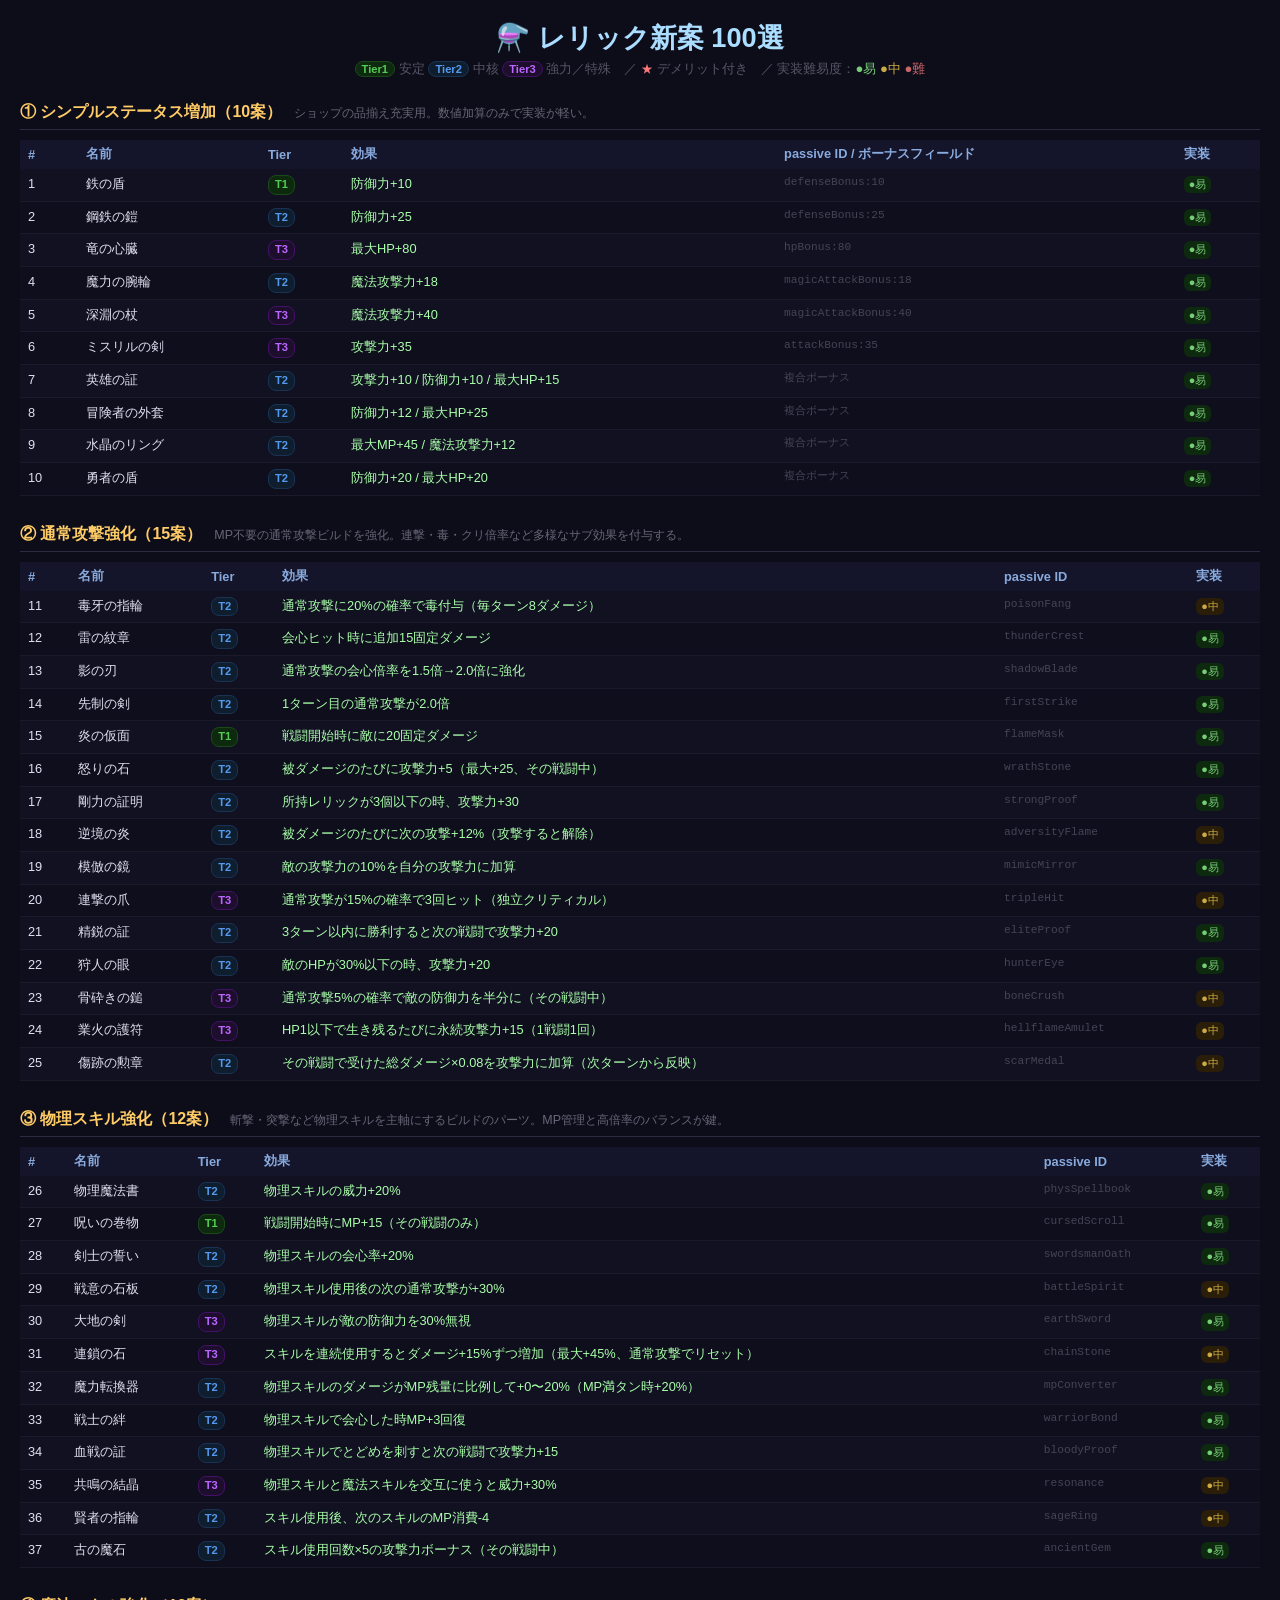
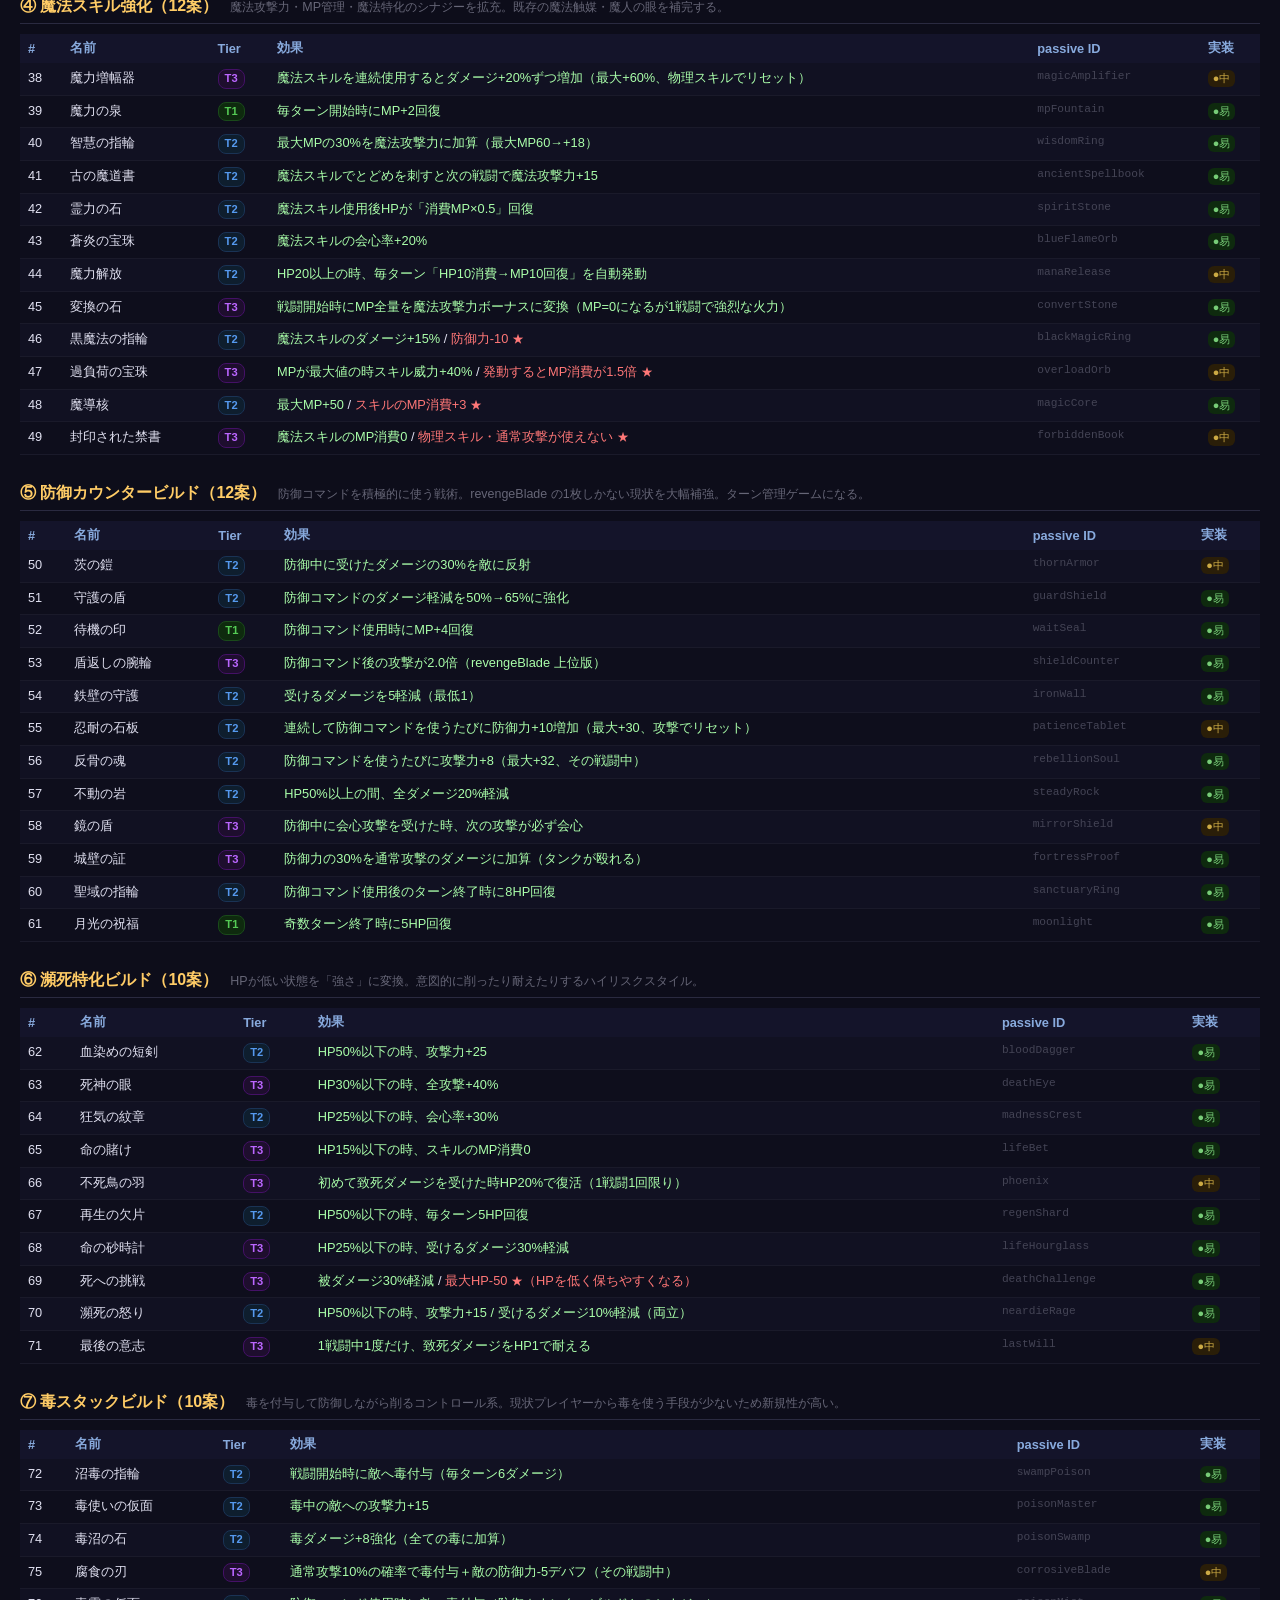
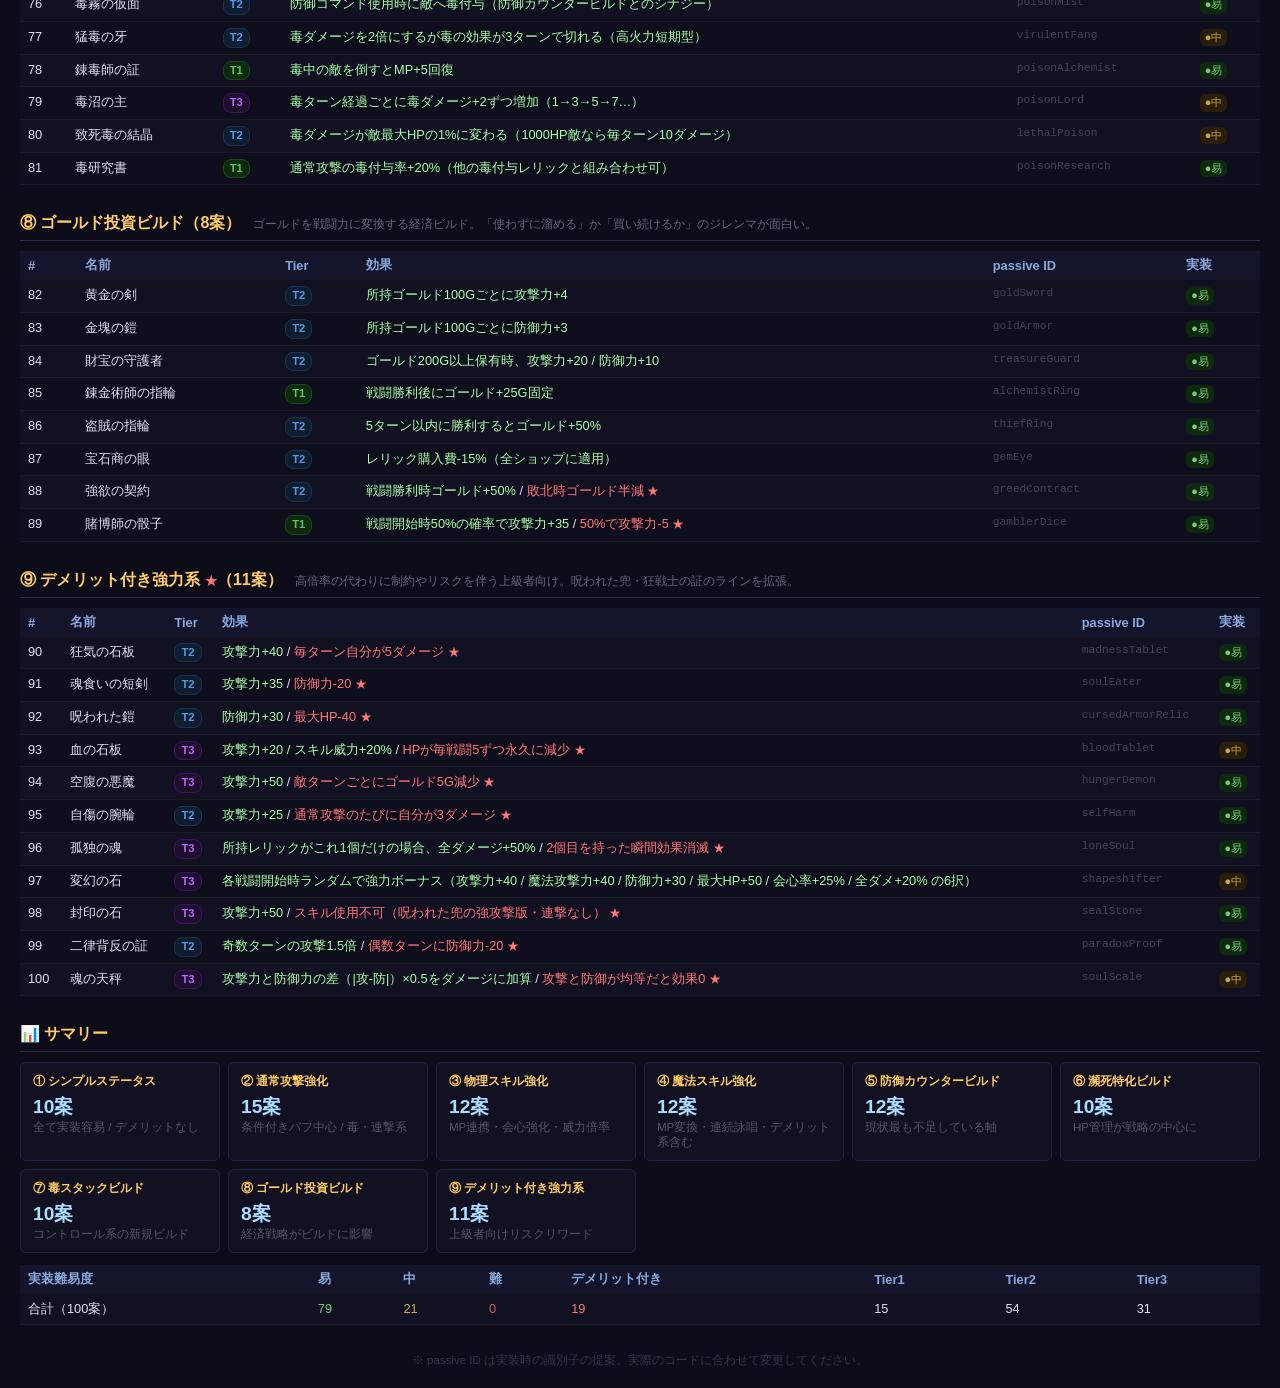
<file: docs/relic_ideas_v3.html>
<!DOCTYPE html>
<html lang="ja">
<head>
  <meta charset="UTF-8">
  <title>レリック案 v3（100案）</title>
  <style>
    * { box-sizing: border-box; margin: 0; padding: 0; }
    body { font-family: 'Segoe UI', sans-serif; background: #0d0d1a; color: #e0e0f0; padding: 20px; }
    h1 { text-align: center; font-size: 1.7rem; color: #aaddff; margin-bottom: 4px; }
    .subtitle { text-align: center; color: #556; font-size: 0.82rem; margin-bottom: 24px; }

    .category { margin-bottom: 28px; }
    .cat-header {
      display: flex; align-items: baseline; gap: 12px;
      border-bottom: 1px solid #2a2a40; padding-bottom: 6px; margin-bottom: 10px;
    }
    .cat-title { font-size: 1rem; font-weight: bold; color: #ffcc66; }
    .cat-note  { font-size: 0.78rem; color: #667; }

    table { width: 100%; border-collapse: collapse; font-size: 0.80rem; }
    th { background: #14142a; color: #88aadd; padding: 6px 8px; text-align: left; font-weight: 600; }
    tr:nth-child(even) { background: #111122; }
    tr:nth-child(odd)  { background: #0e0e1c; }
    tr:hover { background: #1a1a30; }
    td { padding: 6px 8px; border-bottom: 1px solid #1a1a2a; vertical-align: top; line-height: 1.4; }

    .tier { display: inline-block; padding: 1px 6px; border-radius: 8px; font-size: 0.70rem; font-weight: bold; white-space: nowrap; }
    .t1 { background: #0e2a0e; color: #55cc55; border: 1px solid #1a4a1a; }
    .t2 { background: #0e1e2e; color: #5599ee; border: 1px solid #1a3355; }
    .t3 { background: #1e0e2e; color: #bb66ff; border: 1px solid #441166; }

    .g  { color: #aaffaa; }
    .b  { color: #ff7777; }
    .n  { color: #88bbff; }

    .pid { font-family: monospace; font-size: 0.70rem; color: #445; }

    .impl { display: inline-block; font-size: 0.68rem; padding: 1px 5px; border-radius: 6px; white-space: nowrap; }
    .ie { background: #0e2a0e; color: #77cc77; }
    .im { background: #2a1e08; color: #ccaa44; }
    .ih { background: #2a0e0e; color: #cc6666; }

    .dm { color: #ff7777; font-size: 0.78rem; }

    /* サマリー */
    .summary-grid {
      display: grid;
      grid-template-columns: repeat(auto-fill, minmax(200px, 1fr));
      gap: 8px;
      margin-top: 8px;
    }
    .summary-card {
      background: #111122;
      border: 1px solid #222244;
      border-radius: 6px;
      padding: 10px 12px;
      font-size: 0.78rem;
    }
    .summary-card .sc-title { color: #ffcc66; font-weight: bold; margin-bottom: 4px; }
    .summary-card .sc-count { font-size: 1.2rem; color: #aaddff; font-weight: bold; }
    .summary-card .sc-sub   { color: #556; font-size: 0.72rem; }
  </style>
</head>
<body>

<h1>⚗️ レリック新案 100選</h1>
<p class="subtitle">
  <span class="tier t1">Tier1</span> 安定
  <span class="tier t2">Tier2</span> 中核
  <span class="tier t3">Tier3</span> 強力／特殊　／
  <span class="dm">★</span> デメリット付き　／
  実装難易度：<span style="color:#77cc77">●易</span> <span style="color:#ccaa44">●中</span> <span style="color:#cc6666">●難</span>
</p>

<!-- ===== 1 ===== -->
<div class="category">
  <div class="cat-header">
    <span class="cat-title">① シンプルステータス増加（10案）</span>
    <span class="cat-note">ショップの品揃え充実用。数値加算のみで実装が軽い。</span>
  </div>
  <table>
    <tr><th>#</th><th>名前</th><th>Tier</th><th>効果</th><th>passive ID / ボーナスフィールド</th><th>実装</th></tr>
    <tr><td>1</td><td>鉄の盾</td><td><span class="tier t1">T1</span></td><td class="g">防御力+10</td><td class="pid">defenseBonus:10</td><td><span class="impl ie">●易</span></td></tr>
    <tr><td>2</td><td>鋼鉄の鎧</td><td><span class="tier t2">T2</span></td><td class="g">防御力+25</td><td class="pid">defenseBonus:25</td><td><span class="impl ie">●易</span></td></tr>
    <tr><td>3</td><td>竜の心臓</td><td><span class="tier t3">T3</span></td><td class="g">最大HP+80</td><td class="pid">hpBonus:80</td><td><span class="impl ie">●易</span></td></tr>
    <tr><td>4</td><td>魔力の腕輪</td><td><span class="tier t2">T2</span></td><td class="g">魔法攻撃力+18</td><td class="pid">magicAttackBonus:18</td><td><span class="impl ie">●易</span></td></tr>
    <tr><td>5</td><td>深淵の杖</td><td><span class="tier t3">T3</span></td><td class="g">魔法攻撃力+40</td><td class="pid">magicAttackBonus:40</td><td><span class="impl ie">●易</span></td></tr>
    <tr><td>6</td><td>ミスリルの剣</td><td><span class="tier t3">T3</span></td><td class="g">攻撃力+35</td><td class="pid">attackBonus:35</td><td><span class="impl ie">●易</span></td></tr>
    <tr><td>7</td><td>英雄の証</td><td><span class="tier t2">T2</span></td><td class="g">攻撃力+10 / 防御力+10 / 最大HP+15</td><td class="pid">複合ボーナス</td><td><span class="impl ie">●易</span></td></tr>
    <tr><td>8</td><td>冒険者の外套</td><td><span class="tier t2">T2</span></td><td class="g">防御力+12 / 最大HP+25</td><td class="pid">複合ボーナス</td><td><span class="impl ie">●易</span></td></tr>
    <tr><td>9</td><td>水晶のリング</td><td><span class="tier t2">T2</span></td><td class="g">最大MP+45 / 魔法攻撃力+12</td><td class="pid">複合ボーナス</td><td><span class="impl ie">●易</span></td></tr>
    <tr><td>10</td><td>勇者の盾</td><td><span class="tier t2">T2</span></td><td class="g">防御力+20 / 最大HP+20</td><td class="pid">複合ボーナス</td><td><span class="impl ie">●易</span></td></tr>
  </table>
</div>

<!-- ===== 2 ===== -->
<div class="category">
  <div class="cat-header">
    <span class="cat-title">② 通常攻撃強化（15案）</span>
    <span class="cat-note">MP不要の通常攻撃ビルドを強化。連撃・毒・クリ倍率など多様なサブ効果を付与する。</span>
  </div>
  <table>
    <tr><th>#</th><th>名前</th><th>Tier</th><th>効果</th><th>passive ID</th><th>実装</th></tr>
    <tr><td>11</td><td>毒牙の指輪</td><td><span class="tier t2">T2</span></td><td class="g">通常攻撃に20%の確率で毒付与（毎ターン8ダメージ）</td><td class="pid">poisonFang</td><td><span class="impl im">●中</span></td></tr>
    <tr><td>12</td><td>雷の紋章</td><td><span class="tier t2">T2</span></td><td class="g">会心ヒット時に追加15固定ダメージ</td><td class="pid">thunderCrest</td><td><span class="impl ie">●易</span></td></tr>
    <tr><td>13</td><td>影の刃</td><td><span class="tier t2">T2</span></td><td class="g">通常攻撃の会心倍率を1.5倍→2.0倍に強化</td><td class="pid">shadowBlade</td><td><span class="impl ie">●易</span></td></tr>
    <tr><td>14</td><td>先制の剣</td><td><span class="tier t2">T2</span></td><td class="g">1ターン目の通常攻撃が2.0倍</td><td class="pid">firstStrike</td><td><span class="impl ie">●易</span></td></tr>
    <tr><td>15</td><td>炎の仮面</td><td><span class="tier t1">T1</span></td><td class="g">戦闘開始時に敵に20固定ダメージ</td><td class="pid">flameMask</td><td><span class="impl ie">●易</span></td></tr>
    <tr><td>16</td><td>怒りの石</td><td><span class="tier t2">T2</span></td><td class="g">被ダメージのたびに攻撃力+5（最大+25、その戦闘中）</td><td class="pid">wrathStone</td><td><span class="impl ie">●易</span></td></tr>
    <tr><td>17</td><td>剛力の証明</td><td><span class="tier t2">T2</span></td><td class="g">所持レリックが3個以下の時、攻撃力+30</td><td class="pid">strongProof</td><td><span class="impl ie">●易</span></td></tr>
    <tr><td>18</td><td>逆境の炎</td><td><span class="tier t2">T2</span></td><td class="g">被ダメージのたびに次の攻撃+12%（攻撃すると解除）</td><td class="pid">adversityFlame</td><td><span class="impl im">●中</span></td></tr>
    <tr><td>19</td><td>模倣の鏡</td><td><span class="tier t2">T2</span></td><td class="g">敵の攻撃力の10%を自分の攻撃力に加算</td><td class="pid">mimicMirror</td><td><span class="impl ie">●易</span></td></tr>
    <tr><td>20</td><td>連撃の爪</td><td><span class="tier t3">T3</span></td><td class="g">通常攻撃が15%の確率で3回ヒット（独立クリティカル）</td><td class="pid">tripleHit</td><td><span class="impl im">●中</span></td></tr>
    <tr><td>21</td><td>精鋭の証</td><td><span class="tier t2">T2</span></td><td class="g">3ターン以内に勝利すると次の戦闘で攻撃力+20</td><td class="pid">eliteProof</td><td><span class="impl ie">●易</span></td></tr>
    <tr><td>22</td><td>狩人の眼</td><td><span class="tier t2">T2</span></td><td class="g">敵のHPが30%以下の時、攻撃力+20</td><td class="pid">hunterEye</td><td><span class="impl ie">●易</span></td></tr>
    <tr><td>23</td><td>骨砕きの鎚</td><td><span class="tier t3">T3</span></td><td class="g">通常攻撃5%の確率で敵の防御力を半分に（その戦闘中）</td><td class="pid">boneCrush</td><td><span class="impl im">●中</span></td></tr>
    <tr><td>24</td><td>業火の護符</td><td><span class="tier t3">T3</span></td><td class="g">HP1以下で生き残るたびに永続攻撃力+15（1戦闘1回）</td><td class="pid">hellflameAmulet</td><td><span class="impl im">●中</span></td></tr>
    <tr><td>25</td><td>傷跡の勲章</td><td><span class="tier t2">T2</span></td><td class="g">その戦闘で受けた総ダメージ×0.08を攻撃力に加算（次ターンから反映）</td><td class="pid">scarMedal</td><td><span class="impl im">●中</span></td></tr>
  </table>
</div>

<!-- ===== 3 ===== -->
<div class="category">
  <div class="cat-header">
    <span class="cat-title">③ 物理スキル強化（12案）</span>
    <span class="cat-note">斬撃・突撃など物理スキルを主軸にするビルドのパーツ。MP管理と高倍率のバランスが鍵。</span>
  </div>
  <table>
    <tr><th>#</th><th>名前</th><th>Tier</th><th>効果</th><th>passive ID</th><th>実装</th></tr>
    <tr><td>26</td><td>物理魔法書</td><td><span class="tier t2">T2</span></td><td class="g">物理スキルの威力+20%</td><td class="pid">physSpellbook</td><td><span class="impl ie">●易</span></td></tr>
    <tr><td>27</td><td>呪いの巻物</td><td><span class="tier t1">T1</span></td><td class="g">戦闘開始時にMP+15（その戦闘のみ）</td><td class="pid">cursedScroll</td><td><span class="impl ie">●易</span></td></tr>
    <tr><td>28</td><td>剣士の誓い</td><td><span class="tier t2">T2</span></td><td class="g">物理スキルの会心率+20%</td><td class="pid">swordsmanOath</td><td><span class="impl ie">●易</span></td></tr>
    <tr><td>29</td><td>戦意の石板</td><td><span class="tier t2">T2</span></td><td class="g">物理スキル使用後の次の通常攻撃が+30%</td><td class="pid">battleSpirit</td><td><span class="impl im">●中</span></td></tr>
    <tr><td>30</td><td>大地の剣</td><td><span class="tier t3">T3</span></td><td class="g">物理スキルが敵の防御力を30%無視</td><td class="pid">earthSword</td><td><span class="impl ie">●易</span></td></tr>
    <tr><td>31</td><td>連鎖の石</td><td><span class="tier t3">T3</span></td><td class="g">スキルを連続使用するとダメージ+15%ずつ増加（最大+45%、通常攻撃でリセット）</td><td class="pid">chainStone</td><td><span class="impl im">●中</span></td></tr>
    <tr><td>32</td><td>魔力転換器</td><td><span class="tier t2">T2</span></td><td class="g">物理スキルのダメージがMP残量に比例して+0〜20%（MP満タン時+20%）</td><td class="pid">mpConverter</td><td><span class="impl ie">●易</span></td></tr>
    <tr><td>33</td><td>戦士の絆</td><td><span class="tier t2">T2</span></td><td class="g">物理スキルで会心した時MP+3回復</td><td class="pid">warriorBond</td><td><span class="impl ie">●易</span></td></tr>
    <tr><td>34</td><td>血戦の証</td><td><span class="tier t2">T2</span></td><td class="g">物理スキルでとどめを刺すと次の戦闘で攻撃力+15</td><td class="pid">bloodyProof</td><td><span class="impl ie">●易</span></td></tr>
    <tr><td>35</td><td>共鳴の結晶</td><td><span class="tier t3">T3</span></td><td class="g">物理スキルと魔法スキルを交互に使うと威力+30%</td><td class="pid">resonance</td><td><span class="impl im">●中</span></td></tr>
    <tr><td>36</td><td>賢者の指輪</td><td><span class="tier t2">T2</span></td><td class="g">スキル使用後、次のスキルのMP消費-4</td><td class="pid">sageRing</td><td><span class="impl im">●中</span></td></tr>
    <tr><td>37</td><td>古の魔石</td><td><span class="tier t2">T2</span></td><td class="g">スキル使用回数×5の攻撃力ボーナス（その戦闘中）</td><td class="pid">ancientGem</td><td><span class="impl ie">●易</span></td></tr>
  </table>
</div>

<!-- ===== 4 ===== -->
<div class="category">
  <div class="cat-header">
    <span class="cat-title">④ 魔法スキル強化（12案）</span>
    <span class="cat-note">魔法攻撃力・MP管理・魔法特化のシナジーを拡充。既存の魔法触媒・魔人の眼を補完する。</span>
  </div>
  <table>
    <tr><th>#</th><th>名前</th><th>Tier</th><th>効果</th><th>passive ID</th><th>実装</th></tr>
    <tr><td>38</td><td>魔力増幅器</td><td><span class="tier t3">T3</span></td><td class="g">魔法スキルを連続使用するとダメージ+20%ずつ増加（最大+60%、物理スキルでリセット）</td><td class="pid">magicAmplifier</td><td><span class="impl im">●中</span></td></tr>
    <tr><td>39</td><td>魔力の泉</td><td><span class="tier t1">T1</span></td><td class="g">毎ターン開始時にMP+2回復</td><td class="pid">mpFountain</td><td><span class="impl ie">●易</span></td></tr>
    <tr><td>40</td><td>智慧の指輪</td><td><span class="tier t2">T2</span></td><td class="g">最大MPの30%を魔法攻撃力に加算（最大MP60→+18）</td><td class="pid">wisdomRing</td><td><span class="impl ie">●易</span></td></tr>
    <tr><td>41</td><td>古の魔道書</td><td><span class="tier t2">T2</span></td><td class="g">魔法スキルでとどめを刺すと次の戦闘で魔法攻撃力+15</td><td class="pid">ancientSpellbook</td><td><span class="impl ie">●易</span></td></tr>
    <tr><td>42</td><td>霊力の石</td><td><span class="tier t2">T2</span></td><td class="g">魔法スキル使用後HPが「消費MP×0.5」回復</td><td class="pid">spiritStone</td><td><span class="impl ie">●易</span></td></tr>
    <tr><td>43</td><td>蒼炎の宝珠</td><td><span class="tier t2">T2</span></td><td class="g">魔法スキルの会心率+20%</td><td class="pid">blueFlameOrb</td><td><span class="impl ie">●易</span></td></tr>
    <tr><td>44</td><td>魔力解放</td><td><span class="tier t2">T2</span></td><td class="g">HP20以上の時、毎ターン「HP10消費→MP10回復」を自動発動</td><td class="pid">manaRelease</td><td><span class="impl im">●中</span></td></tr>
    <tr><td>45</td><td>変換の石</td><td><span class="tier t3">T3</span></td><td class="g">戦闘開始時にMP全量を魔法攻撃力ボーナスに変換（MP=0になるが1戦闘で強烈な火力）</td><td class="pid">convertStone</td><td><span class="impl ie">●易</span></td></tr>
    <tr><td>46</td><td>黒魔法の指輪</td><td><span class="tier t2">T2</span></td><td><span class="g">魔法スキルのダメージ+15%</span> / <span class="b">防御力-10 <span class="dm">★</span></span></td><td class="pid">blackMagicRing</td><td><span class="impl ie">●易</span></td></tr>
    <tr><td>47</td><td>過負荷の宝珠</td><td><span class="tier t3">T3</span></td><td><span class="g">MPが最大値の時スキル威力+40%</span> / <span class="b">発動するとMP消費が1.5倍 <span class="dm">★</span></span></td><td class="pid">overloadOrb</td><td><span class="impl im">●中</span></td></tr>
    <tr><td>48</td><td>魔導核</td><td><span class="tier t2">T2</span></td><td><span class="g">最大MP+50</span> / <span class="b">スキルのMP消費+3 <span class="dm">★</span></span></td><td class="pid">magicCore</td><td><span class="impl ie">●易</span></td></tr>
    <tr><td>49</td><td>封印された禁書</td><td><span class="tier t3">T3</span></td><td><span class="g">魔法スキルのMP消費0</span> / <span class="b">物理スキル・通常攻撃が使えない <span class="dm">★</span></span></td><td class="pid">forbiddenBook</td><td><span class="impl im">●中</span></td></tr>
  </table>
</div>

<!-- ===== 5 ===== -->
<div class="category">
  <div class="cat-header">
    <span class="cat-title">⑤ 防御カウンタービルド（12案）</span>
    <span class="cat-note">防御コマンドを積極的に使う戦術。revengeBlade の1枚しかない現状を大幅補強。ターン管理ゲームになる。</span>
  </div>
  <table>
    <tr><th>#</th><th>名前</th><th>Tier</th><th>効果</th><th>passive ID</th><th>実装</th></tr>
    <tr><td>50</td><td>茨の鎧</td><td><span class="tier t2">T2</span></td><td class="g">防御中に受けたダメージの30%を敵に反射</td><td class="pid">thornArmor</td><td><span class="impl im">●中</span></td></tr>
    <tr><td>51</td><td>守護の盾</td><td><span class="tier t2">T2</span></td><td class="g">防御コマンドのダメージ軽減を50%→65%に強化</td><td class="pid">guardShield</td><td><span class="impl ie">●易</span></td></tr>
    <tr><td>52</td><td>待機の印</td><td><span class="tier t1">T1</span></td><td class="g">防御コマンド使用時にMP+4回復</td><td class="pid">waitSeal</td><td><span class="impl ie">●易</span></td></tr>
    <tr><td>53</td><td>盾返しの腕輪</td><td><span class="tier t3">T3</span></td><td class="g">防御コマンド後の攻撃が2.0倍（revengeBlade 上位版）</td><td class="pid">shieldCounter</td><td><span class="impl ie">●易</span></td></tr>
    <tr><td>54</td><td>鉄壁の守護</td><td><span class="tier t2">T2</span></td><td class="g">受けるダメージを5軽減（最低1）</td><td class="pid">ironWall</td><td><span class="impl ie">●易</span></td></tr>
    <tr><td>55</td><td>忍耐の石板</td><td><span class="tier t2">T2</span></td><td class="g">連続して防御コマンドを使うたびに防御力+10増加（最大+30、攻撃でリセット）</td><td class="pid">patienceTablet</td><td><span class="impl im">●中</span></td></tr>
    <tr><td>56</td><td>反骨の魂</td><td><span class="tier t2">T2</span></td><td class="g">防御コマンドを使うたびに攻撃力+8（最大+32、その戦闘中）</td><td class="pid">rebellionSoul</td><td><span class="impl ie">●易</span></td></tr>
    <tr><td>57</td><td>不動の岩</td><td><span class="tier t2">T2</span></td><td class="g">HP50%以上の間、全ダメージ20%軽減</td><td class="pid">steadyRock</td><td><span class="impl ie">●易</span></td></tr>
    <tr><td>58</td><td>鏡の盾</td><td><span class="tier t3">T3</span></td><td class="g">防御中に会心攻撃を受けた時、次の攻撃が必ず会心</td><td class="pid">mirrorShield</td><td><span class="impl im">●中</span></td></tr>
    <tr><td>59</td><td>城壁の証</td><td><span class="tier t3">T3</span></td><td class="g">防御力の30%を通常攻撃のダメージに加算（タンクが殴れる）</td><td class="pid">fortressProof</td><td><span class="impl ie">●易</span></td></tr>
    <tr><td>60</td><td>聖域の指輪</td><td><span class="tier t2">T2</span></td><td class="g">防御コマンド使用後のターン終了時に8HP回復</td><td class="pid">sanctuaryRing</td><td><span class="impl ie">●易</span></td></tr>
    <tr><td>61</td><td>月光の祝福</td><td><span class="tier t1">T1</span></td><td class="g">奇数ターン終了時に5HP回復</td><td class="pid">moonlight</td><td><span class="impl ie">●易</span></td></tr>
  </table>
</div>

<!-- ===== 6 ===== -->
<div class="category">
  <div class="cat-header">
    <span class="cat-title">⑥ 瀕死特化ビルド（10案）</span>
    <span class="cat-note">HPが低い状態を「強さ」に変換。意図的に削ったり耐えたりするハイリスクスタイル。</span>
  </div>
  <table>
    <tr><th>#</th><th>名前</th><th>Tier</th><th>効果</th><th>passive ID</th><th>実装</th></tr>
    <tr><td>62</td><td>血染めの短剣</td><td><span class="tier t2">T2</span></td><td class="g">HP50%以下の時、攻撃力+25</td><td class="pid">bloodDagger</td><td><span class="impl ie">●易</span></td></tr>
    <tr><td>63</td><td>死神の眼</td><td><span class="tier t3">T3</span></td><td class="g">HP30%以下の時、全攻撃+40%</td><td class="pid">deathEye</td><td><span class="impl ie">●易</span></td></tr>
    <tr><td>64</td><td>狂気の紋章</td><td><span class="tier t2">T2</span></td><td class="g">HP25%以下の時、会心率+30%</td><td class="pid">madnessCrest</td><td><span class="impl ie">●易</span></td></tr>
    <tr><td>65</td><td>命の賭け</td><td><span class="tier t3">T3</span></td><td class="g">HP15%以下の時、スキルのMP消費0</td><td class="pid">lifeBet</td><td><span class="impl ie">●易</span></td></tr>
    <tr><td>66</td><td>不死鳥の羽</td><td><span class="tier t3">T3</span></td><td class="g">初めて致死ダメージを受けた時HP20%で復活（1戦闘1回限り）</td><td class="pid">phoenix</td><td><span class="impl im">●中</span></td></tr>
    <tr><td>67</td><td>再生の欠片</td><td><span class="tier t2">T2</span></td><td class="g">HP50%以下の時、毎ターン5HP回復</td><td class="pid">regenShard</td><td><span class="impl ie">●易</span></td></tr>
    <tr><td>68</td><td>命の砂時計</td><td><span class="tier t3">T3</span></td><td class="g">HP25%以下の時、受けるダメージ30%軽減</td><td class="pid">lifeHourglass</td><td><span class="impl ie">●易</span></td></tr>
    <tr><td>69</td><td>死への挑戦</td><td><span class="tier t3">T3</span></td><td><span class="g">被ダメージ30%軽減</span> / <span class="b">最大HP-50 <span class="dm">★</span>（HPを低く保ちやすくなる）</span></td><td class="pid">deathChallenge</td><td><span class="impl ie">●易</span></td></tr>
    <tr><td>70</td><td>瀕死の怒り</td><td><span class="tier t2">T2</span></td><td class="g">HP50%以下の時、攻撃力+15 / 受けるダメージ10%軽減（両立）</td><td class="pid">neardieRage</td><td><span class="impl ie">●易</span></td></tr>
    <tr><td>71</td><td>最後の意志</td><td><span class="tier t3">T3</span></td><td class="g">1戦闘中1度だけ、致死ダメージをHP1で耐える</td><td class="pid">lastWill</td><td><span class="impl im">●中</span></td></tr>
  </table>
</div>

<!-- ===== 7 ===== -->
<div class="category">
  <div class="cat-header">
    <span class="cat-title">⑦ 毒スタックビルド（10案）</span>
    <span class="cat-note">毒を付与して防御しながら削るコントロール系。現状プレイヤーから毒を使う手段が少ないため新規性が高い。</span>
  </div>
  <table>
    <tr><th>#</th><th>名前</th><th>Tier</th><th>効果</th><th>passive ID</th><th>実装</th></tr>
    <tr><td>72</td><td>沼毒の指輪</td><td><span class="tier t2">T2</span></td><td class="g">戦闘開始時に敵へ毒付与（毎ターン6ダメージ）</td><td class="pid">swampPoison</td><td><span class="impl ie">●易</span></td></tr>
    <tr><td>73</td><td>毒使いの仮面</td><td><span class="tier t2">T2</span></td><td class="g">毒中の敵への攻撃力+15</td><td class="pid">poisonMaster</td><td><span class="impl ie">●易</span></td></tr>
    <tr><td>74</td><td>毒沼の石</td><td><span class="tier t2">T2</span></td><td class="g">毒ダメージ+8強化（全ての毒に加算）</td><td class="pid">poisonSwamp</td><td><span class="impl ie">●易</span></td></tr>
    <tr><td>75</td><td>腐食の刃</td><td><span class="tier t3">T3</span></td><td class="g">通常攻撃10%の確率で毒付与＋敵の防御力-5デバフ（その戦闘中）</td><td class="pid">corrosiveBlade</td><td><span class="impl im">●中</span></td></tr>
    <tr><td>76</td><td>毒霧の仮面</td><td><span class="tier t2">T2</span></td><td class="g">防御コマンド使用時に敵へ毒付与（防御カウンタービルドとのシナジー）</td><td class="pid">poisonMist</td><td><span class="impl ie">●易</span></td></tr>
    <tr><td>77</td><td>猛毒の牙</td><td><span class="tier t2">T2</span></td><td class="g">毒ダメージを2倍にするが毒の効果が3ターンで切れる（高火力短期型）</td><td class="pid">virulentFang</td><td><span class="impl im">●中</span></td></tr>
    <tr><td>78</td><td>錬毒師の証</td><td><span class="tier t1">T1</span></td><td class="g">毒中の敵を倒すとMP+5回復</td><td class="pid">poisonAlchemist</td><td><span class="impl ie">●易</span></td></tr>
    <tr><td>79</td><td>毒沼の主</td><td><span class="tier t3">T3</span></td><td class="g">毒ターン経過ごとに毒ダメージ+2ずつ増加（1→3→5→7…）</td><td class="pid">poisonLord</td><td><span class="impl im">●中</span></td></tr>
    <tr><td>80</td><td>致死毒の結晶</td><td><span class="tier t2">T2</span></td><td class="g">毒ダメージが敵最大HPの1%に変わる（1000HP敵なら毎ターン10ダメージ）</td><td class="pid">lethalPoison</td><td><span class="impl im">●中</span></td></tr>
    <tr><td>81</td><td>毒研究書</td><td><span class="tier t1">T1</span></td><td class="g">通常攻撃の毒付与率+20%（他の毒付与レリックと組み合わせ可）</td><td class="pid">poisonResearch</td><td><span class="impl ie">●易</span></td></tr>
  </table>
</div>

<!-- ===== 8 ===== -->
<div class="category">
  <div class="cat-header">
    <span class="cat-title">⑧ ゴールド投資ビルド（8案）</span>
    <span class="cat-note">ゴールドを戦闘力に変換する経済ビルド。「使わずに溜める」か「買い続けるか」のジレンマが面白い。</span>
  </div>
  <table>
    <tr><th>#</th><th>名前</th><th>Tier</th><th>効果</th><th>passive ID</th><th>実装</th></tr>
    <tr><td>82</td><td>黄金の剣</td><td><span class="tier t2">T2</span></td><td class="g">所持ゴールド100Gごとに攻撃力+4</td><td class="pid">goldSword</td><td><span class="impl ie">●易</span></td></tr>
    <tr><td>83</td><td>金塊の鎧</td><td><span class="tier t2">T2</span></td><td class="g">所持ゴールド100Gごとに防御力+3</td><td class="pid">goldArmor</td><td><span class="impl ie">●易</span></td></tr>
    <tr><td>84</td><td>財宝の守護者</td><td><span class="tier t2">T2</span></td><td class="g">ゴールド200G以上保有時、攻撃力+20 / 防御力+10</td><td class="pid">treasureGuard</td><td><span class="impl ie">●易</span></td></tr>
    <tr><td>85</td><td>錬金術師の指輪</td><td><span class="tier t1">T1</span></td><td class="g">戦闘勝利後にゴールド+25G固定</td><td class="pid">alchemistRing</td><td><span class="impl ie">●易</span></td></tr>
    <tr><td>86</td><td>盗賊の指輪</td><td><span class="tier t2">T2</span></td><td class="g">5ターン以内に勝利するとゴールド+50%</td><td class="pid">thiefRing</td><td><span class="impl ie">●易</span></td></tr>
    <tr><td>87</td><td>宝石商の眼</td><td><span class="tier t2">T2</span></td><td class="g">レリック購入費-15%（全ショップに適用）</td><td class="pid">gemEye</td><td><span class="impl ie">●易</span></td></tr>
    <tr><td>88</td><td>強欲の契約</td><td><span class="tier t2">T2</span></td><td><span class="g">戦闘勝利時ゴールド+50%</span> / <span class="b">敗北時ゴールド半減 <span class="dm">★</span></span></td><td class="pid">greedContract</td><td><span class="impl ie">●易</span></td></tr>
    <tr><td>89</td><td>賭博師の骰子</td><td><span class="tier t1">T1</span></td><td><span class="g">戦闘開始時50%の確率で攻撃力+35</span> / <span class="b">50%で攻撃力-5 <span class="dm">★</span></span></td><td class="pid">gamblerDice</td><td><span class="impl ie">●易</span></td></tr>
  </table>
</div>

<!-- ===== 9 ===== -->
<div class="category">
  <div class="cat-header">
    <span class="cat-title">⑨ デメリット付き強力系 <span class="dm">★</span>（11案）</span>
    <span class="cat-note">高倍率の代わりに制約やリスクを伴う上級者向け。呪われた兜・狂戦士の証のラインを拡張。</span>
  </div>
  <table>
    <tr><th>#</th><th>名前</th><th>Tier</th><th>効果</th><th>passive ID</th><th>実装</th></tr>
    <tr><td>90</td><td>狂気の石板</td><td><span class="tier t2">T2</span></td><td><span class="g">攻撃力+40</span> / <span class="b">毎ターン自分が5ダメージ <span class="dm">★</span></span></td><td class="pid">madnessTablet</td><td><span class="impl ie">●易</span></td></tr>
    <tr><td>91</td><td>魂食いの短剣</td><td><span class="tier t2">T2</span></td><td><span class="g">攻撃力+35</span> / <span class="b">防御力-20 <span class="dm">★</span></span></td><td class="pid">soulEater</td><td><span class="impl ie">●易</span></td></tr>
    <tr><td>92</td><td>呪われた鎧</td><td><span class="tier t2">T2</span></td><td><span class="g">防御力+30</span> / <span class="b">最大HP-40 <span class="dm">★</span></span></td><td class="pid">cursedArmorRelic</td><td><span class="impl ie">●易</span></td></tr>
    <tr><td>93</td><td>血の石板</td><td><span class="tier t3">T3</span></td><td><span class="g">攻撃力+20 / スキル威力+20%</span> / <span class="b">HPが毎戦闘5ずつ永久に減少 <span class="dm">★</span></span></td><td class="pid">bloodTablet</td><td><span class="impl im">●中</span></td></tr>
    <tr><td>94</td><td>空腹の悪魔</td><td><span class="tier t3">T3</span></td><td><span class="g">攻撃力+50</span> / <span class="b">敵ターンごとにゴールド5G減少 <span class="dm">★</span></span></td><td class="pid">hungerDemon</td><td><span class="impl ie">●易</span></td></tr>
    <tr><td>95</td><td>自傷の腕輪</td><td><span class="tier t2">T2</span></td><td><span class="g">攻撃力+25</span> / <span class="b">通常攻撃のたびに自分が3ダメージ <span class="dm">★</span></span></td><td class="pid">selfHarm</td><td><span class="impl ie">●易</span></td></tr>
    <tr><td>96</td><td>孤独の魂</td><td><span class="tier t3">T3</span></td><td><span class="g">所持レリックがこれ1個だけの場合、全ダメージ+50%</span> / <span class="b">2個目を持った瞬間効果消滅 <span class="dm">★</span></span></td><td class="pid">loneSoul</td><td><span class="impl ie">●易</span></td></tr>
    <tr><td>97</td><td>変幻の石</td><td><span class="tier t3">T3</span></td><td class="g">各戦闘開始時ランダムで強力ボーナス（攻撃力+40 / 魔法攻撃力+40 / 防御力+30 / 最大HP+50 / 会心率+25% / 全ダメ+20% の6択）</td><td class="pid">shapeshifter</td><td><span class="impl im">●中</span></td></tr>
    <tr><td>98</td><td>封印の石</td><td><span class="tier t3">T3</span></td><td><span class="g">攻撃力+50</span> / <span class="b">スキル使用不可（呪われた兜の強攻撃版・連撃なし） <span class="dm">★</span></span></td><td class="pid">sealStone</td><td><span class="impl ie">●易</span></td></tr>
    <tr><td>99</td><td>二律背反の証</td><td><span class="tier t2">T2</span></td><td><span class="g">奇数ターンの攻撃1.5倍</span> / <span class="b">偶数ターンに防御力-20 <span class="dm">★</span></span></td><td class="pid">paradoxProof</td><td><span class="impl ie">●易</span></td></tr>
    <tr><td>100</td><td>魂の天秤</td><td><span class="tier t3">T3</span></td><td><span class="g">攻撃力と防御力の差（|攻-防|）×0.5をダメージに加算</span> / <span class="b">攻撃と防御が均等だと効果0 <span class="dm">★</span></span></td><td class="pid">soulScale</td><td><span class="impl im">●中</span></td></tr>
  </table>
</div>

<!-- ===== サマリー ===== -->
<div class="category">
  <div class="cat-header"><span class="cat-title">📊 サマリー</span></div>
  <div class="summary-grid">
    <div class="summary-card">
      <div class="sc-title">① シンプルステータス</div>
      <div class="sc-count">10案</div>
      <div class="sc-sub">全て実装容易 / デメリットなし</div>
    </div>
    <div class="summary-card">
      <div class="sc-title">② 通常攻撃強化</div>
      <div class="sc-count">15案</div>
      <div class="sc-sub">条件付きバフ中心 / 毒・連撃系</div>
    </div>
    <div class="summary-card">
      <div class="sc-title">③ 物理スキル強化</div>
      <div class="sc-count">12案</div>
      <div class="sc-sub">MP連携・会心強化・威力倍率</div>
    </div>
    <div class="summary-card">
      <div class="sc-title">④ 魔法スキル強化</div>
      <div class="sc-count">12案</div>
      <div class="sc-sub">MP変換・連続詠唱・デメリット系含む</div>
    </div>
    <div class="summary-card">
      <div class="sc-title">⑤ 防御カウンタービルド</div>
      <div class="sc-count">12案</div>
      <div class="sc-sub">現状最も不足している軸</div>
    </div>
    <div class="summary-card">
      <div class="sc-title">⑥ 瀕死特化ビルド</div>
      <div class="sc-count">10案</div>
      <div class="sc-sub">HP管理が戦略の中心に</div>
    </div>
    <div class="summary-card">
      <div class="sc-title">⑦ 毒スタックビルド</div>
      <div class="sc-count">10案</div>
      <div class="sc-sub">コントロール系の新規ビルド</div>
    </div>
    <div class="summary-card">
      <div class="sc-title">⑧ ゴールド投資ビルド</div>
      <div class="sc-count">8案</div>
      <div class="sc-sub">経済戦略がビルドに影響</div>
    </div>
    <div class="summary-card">
      <div class="sc-title">⑨ デメリット付き強力系</div>
      <div class="sc-count">11案</div>
      <div class="sc-sub">上級者向けリスクリワード</div>
    </div>
  </div>
  <table style="margin-top:12px;">
    <tr><th>実装難易度</th><th>易</th><th>中</th><th>難</th><th>デメリット付き</th><th>Tier1</th><th>Tier2</th><th>Tier3</th></tr>
    <tr><td>合計（100案）</td><td style="color:#77cc77">79</td><td style="color:#ccaa44">21</td><td style="color:#cc6666">0</td><td style="color:#ff7777">19</td><td>15</td><td>54</td><td>31</td></tr>
  </table>
</div>

<p style="text-align:center; color:#334; font-size:0.72rem; margin-top:16px;">
  ※ passive ID は実装時の識別子の提案。実際のコードに合わせて変更してください。
</p>

</body>
</html>
</file>
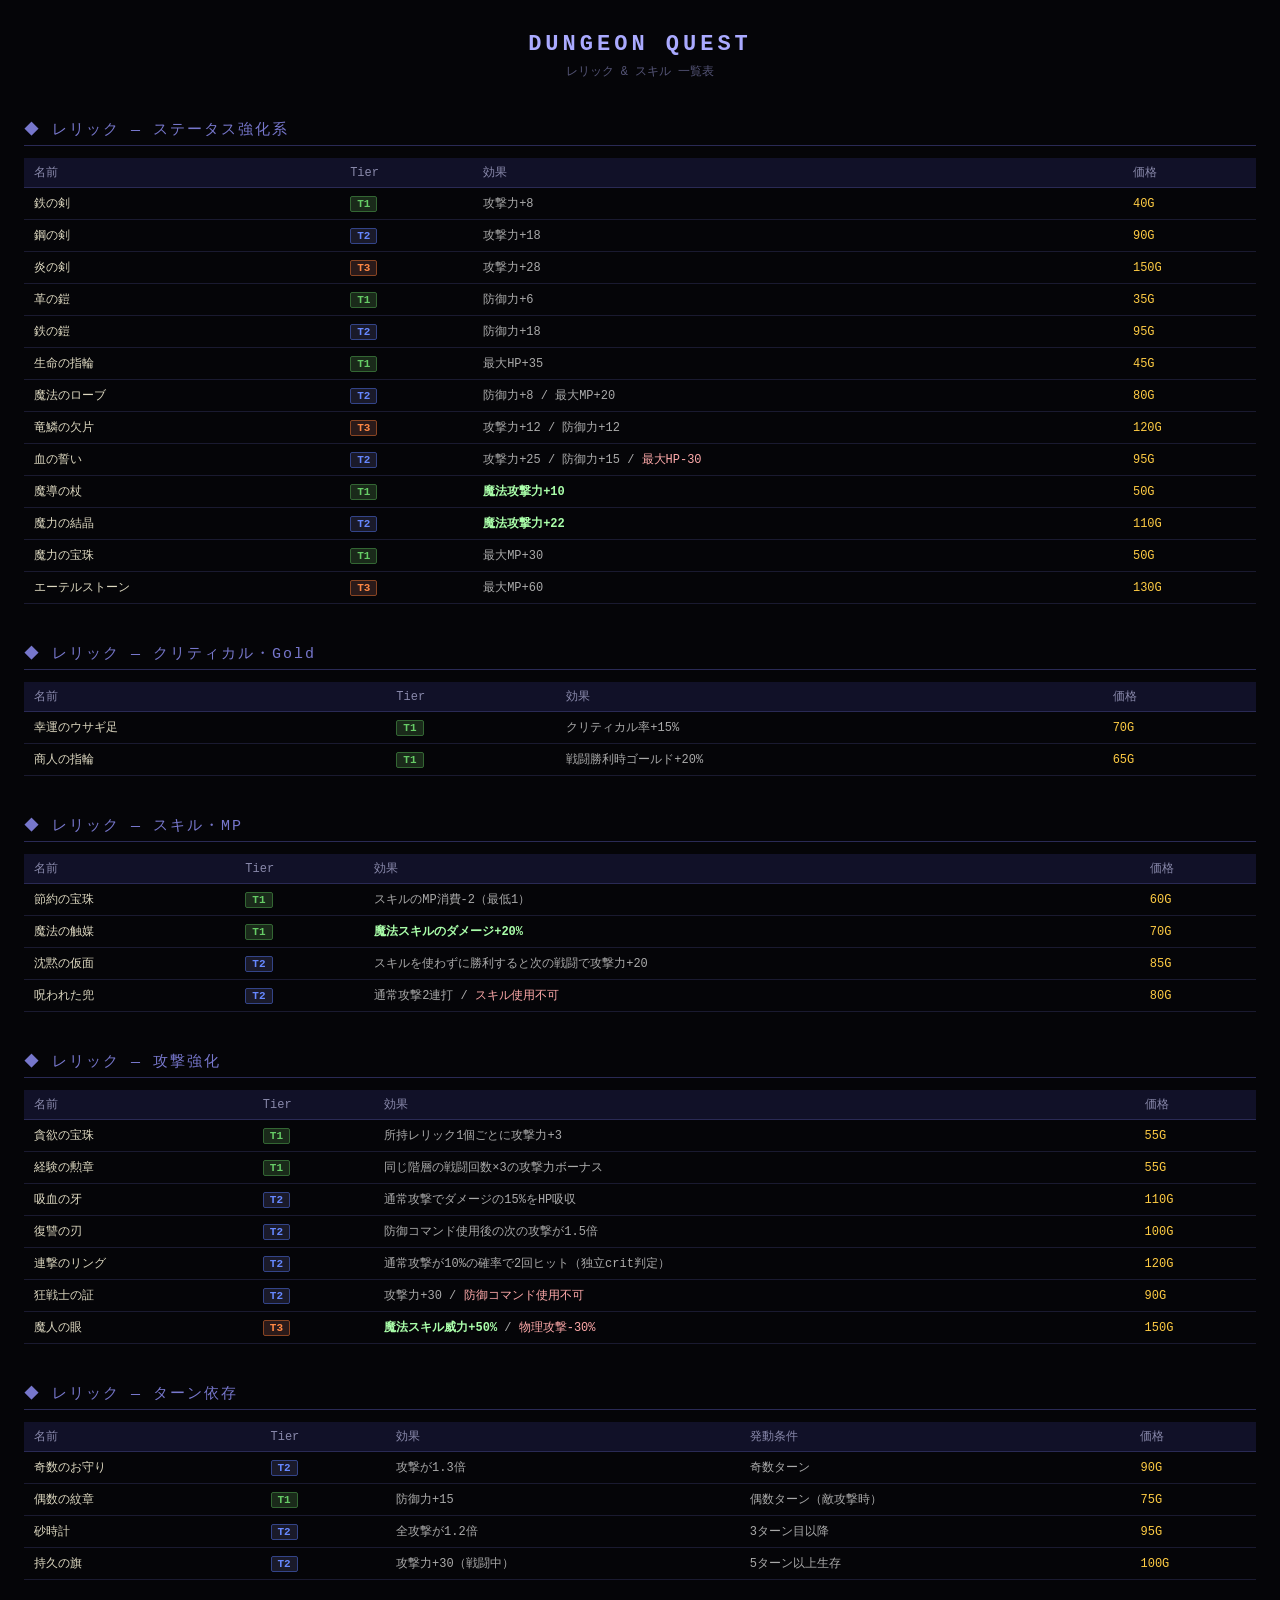
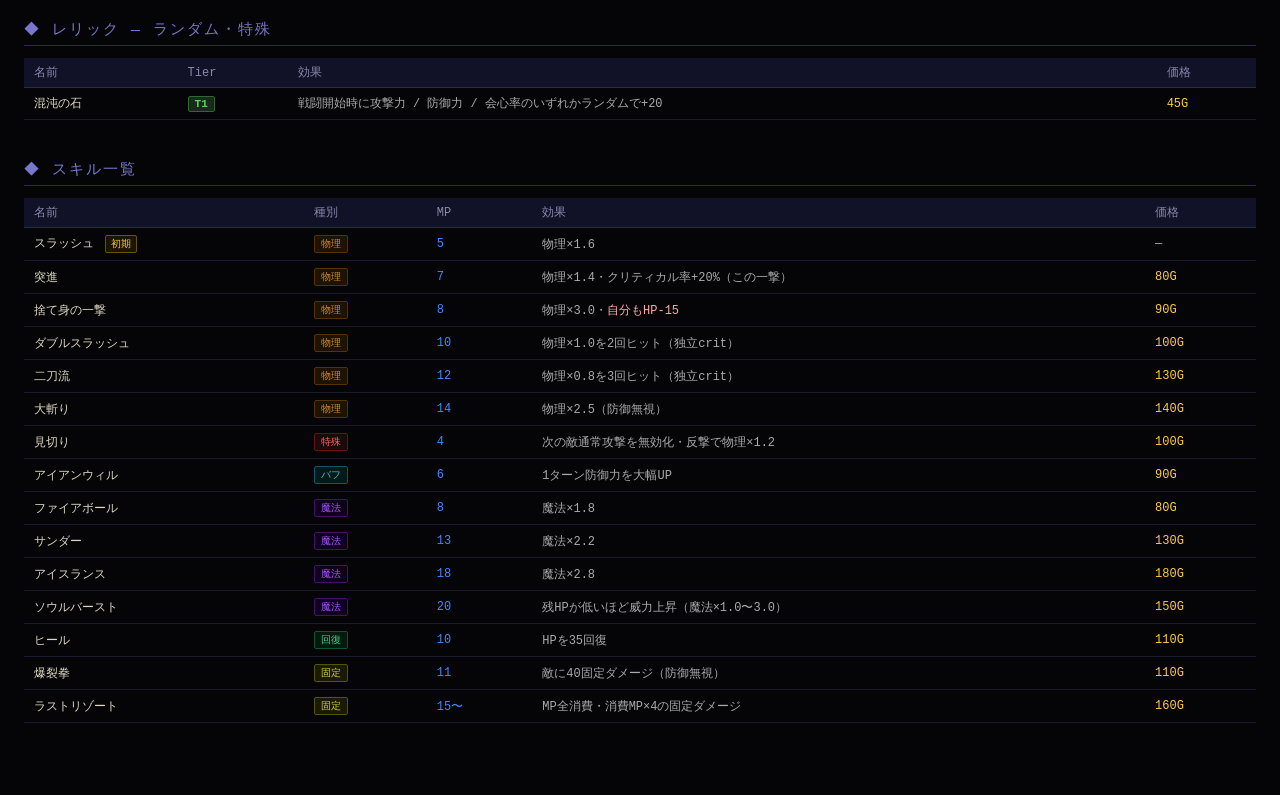
<file: docs/relic_skill_list.html>
<!DOCTYPE html>
<html lang="ja">
<head>
  <meta charset="UTF-8">
  <title>レリック・スキル一覧 — DUNGEON QUEST</title>
  <style>
    * { box-sizing: border-box; margin: 0; padding: 0; }
    body {
      background: #050508;
      color: #ddd8c0;
      font-family: 'Courier New', Courier, monospace;
      padding: 32px 24px;
    }
    h1 {
      color: #aaaaff;
      font-size: 22px;
      text-align: center;
      margin-bottom: 6px;
      letter-spacing: 4px;
    }
    .subtitle {
      text-align: center;
      color: #555577;
      font-size: 12px;
      margin-bottom: 40px;
    }

    /* セクション */
    .section { margin-bottom: 40px; }
    .section-title {
      font-size: 15px;
      color: #7777cc;
      border-bottom: 1px solid #2a2a55;
      padding-bottom: 6px;
      margin-bottom: 12px;
      letter-spacing: 2px;
    }

    /* テーブル共通 */
    table {
      width: 100%;
      border-collapse: collapse;
      font-size: 12px;
    }
    th {
      background: #111128;
      color: #8888aa;
      padding: 6px 10px;
      text-align: left;
      border-bottom: 1px solid #2a2a55;
      font-weight: normal;
      white-space: nowrap;
    }
    td {
      padding: 7px 10px;
      border-bottom: 1px solid #1a1a30;
      vertical-align: middle;
    }
    tr:hover td { background: #0f0f22; }

    /* Tier バッジ */
    .tier {
      display: inline-block;
      padding: 1px 6px;
      border-radius: 2px;
      font-size: 11px;
      font-weight: bold;
    }
    .tier-1 { background: #1a2a1a; color: #66cc66; border: 1px solid #336633; }
    .tier-2 { background: #1a1a2a; color: #6688ff; border: 1px solid #334488; }
    .tier-3 { background: #2a1a1a; color: #ff8844; border: 1px solid #884422; }

    /* 価格 */
    .price { color: #ffcc44; white-space: nowrap; }

    /* 効果テキスト */
    .desc { color: #aaaaaa; }
    .desc em { color: #ffaaaa; font-style: normal; } /* デメリット */
    .desc strong { color: #aaffaa; font-style: normal; } /* 魔法 */

    /* MP コスト */
    .mp { color: #4488ff; white-space: nowrap; }

    /* スキル種別バッジ */
    .badge {
      display: inline-block;
      padding: 1px 6px;
      border-radius: 2px;
      font-size: 10px;
      white-space: nowrap;
    }
    .badge-phys   { background: #1e1200; color: #cc8833; border: 1px solid #553300; }
    .badge-magic  { background: #100020; color: #aa55ff; border: 1px solid #441166; }
    .badge-heal   { background: #001a10; color: #44cc88; border: 1px solid #115533; }
    .badge-buff   { background: #001a1a; color: #44bbcc; border: 1px solid #115566; }
    .badge-fixed  { background: #1a1a00; color: #cccc44; border: 1px solid #555500; }
    .badge-special{ background: #1a0a0a; color: #ff6666; border: 1px solid #661111; }

    /* 初期スキルマーク */
    .init-badge {
      display: inline-block;
      padding: 1px 5px;
      font-size: 10px;
      color: #ffcc44;
      border: 1px solid #665500;
      background: #1a1400;
      border-radius: 2px;
      margin-left: 4px;
    }
  </style>
</head>
<body>

<h1>DUNGEON QUEST</h1>
<p class="subtitle">レリック &amp; スキル 一覧表</p>

<!-- ============================================================ -->
<!--  RELICS                                                       -->
<!-- ============================================================ -->

<div class="section">
  <div class="section-title">◆ レリック ― ステータス強化系</div>
  <table>
    <thead>
      <tr>
        <th>名前</th><th>Tier</th><th>効果</th><th>価格</th>
      </tr>
    </thead>
    <tbody>
      <tr><td>鉄の剣</td>        <td><span class="tier tier-1">T1</span></td><td class="desc">攻撃力+8</td>                              <td class="price">40G</td></tr>
      <tr><td>鋼の剣</td>        <td><span class="tier tier-2">T2</span></td><td class="desc">攻撃力+18</td>                             <td class="price">90G</td></tr>
      <tr><td>炎の剣</td>        <td><span class="tier tier-3">T3</span></td><td class="desc">攻撃力+28</td>                             <td class="price">150G</td></tr>
      <tr><td>革の鎧</td>        <td><span class="tier tier-1">T1</span></td><td class="desc">防御力+6</td>                              <td class="price">35G</td></tr>
      <tr><td>鉄の鎧</td>        <td><span class="tier tier-2">T2</span></td><td class="desc">防御力+18</td>                             <td class="price">95G</td></tr>
      <tr><td>生命の指輪</td>    <td><span class="tier tier-1">T1</span></td><td class="desc">最大HP+35</td>                             <td class="price">45G</td></tr>
      <tr><td>魔法のローブ</td>  <td><span class="tier tier-2">T2</span></td><td class="desc">防御力+8 / 最大MP+20</td>                  <td class="price">80G</td></tr>
      <tr><td>竜鱗の欠片</td>    <td><span class="tier tier-3">T3</span></td><td class="desc">攻撃力+12 / 防御力+12</td>                 <td class="price">120G</td></tr>
      <tr><td>血の誓い</td>      <td><span class="tier tier-2">T2</span></td><td class="desc">攻撃力+25 / 防御力+15 / <em>最大HP-30</em></td><td class="price">95G</td></tr>
      <tr><td>魔導の杖</td>      <td><span class="tier tier-1">T1</span></td><td class="desc"><strong>魔法攻撃力+10</strong></td>         <td class="price">50G</td></tr>
      <tr><td>魔力の結晶</td>    <td><span class="tier tier-2">T2</span></td><td class="desc"><strong>魔法攻撃力+22</strong></td>         <td class="price">110G</td></tr>
      <tr><td>魔力の宝珠</td>    <td><span class="tier tier-1">T1</span></td><td class="desc">最大MP+30</td>                             <td class="price">50G</td></tr>
      <tr><td>エーテルストーン</td><td><span class="tier tier-3">T3</span></td><td class="desc">最大MP+60</td>                           <td class="price">130G</td></tr>
    </tbody>
  </table>
</div>

<div class="section">
  <div class="section-title">◆ レリック ― クリティカル・Gold</div>
  <table>
    <thead>
      <tr><th>名前</th><th>Tier</th><th>効果</th><th>価格</th></tr>
    </thead>
    <tbody>
      <tr><td>幸運のウサギ足</td><td><span class="tier tier-1">T1</span></td><td class="desc">クリティカル率+15%</td>             <td class="price">70G</td></tr>
      <tr><td>商人の指輪</td>    <td><span class="tier tier-1">T1</span></td><td class="desc">戦闘勝利時ゴールド+20%</td>          <td class="price">65G</td></tr>
    </tbody>
  </table>
</div>

<div class="section">
  <div class="section-title">◆ レリック ― スキル・MP</div>
  <table>
    <thead>
      <tr><th>名前</th><th>Tier</th><th>効果</th><th>価格</th></tr>
    </thead>
    <tbody>
      <tr><td>節約の宝珠</td>  <td><span class="tier tier-1">T1</span></td><td class="desc">スキルのMP消費-2（最低1）</td>                               <td class="price">60G</td></tr>
      <tr><td>魔法の触媒</td>  <td><span class="tier tier-1">T1</span></td><td class="desc"><strong>魔法スキルのダメージ+20%</strong></td>               <td class="price">70G</td></tr>
      <tr><td>沈黙の仮面</td>  <td><span class="tier tier-2">T2</span></td><td class="desc">スキルを使わずに勝利すると次の戦闘で攻撃力+20</td>           <td class="price">85G</td></tr>
      <tr><td>呪われた兜</td>  <td><span class="tier tier-2">T2</span></td><td class="desc">通常攻撃2連打 / <em>スキル使用不可</em></td>                  <td class="price">80G</td></tr>
    </tbody>
  </table>
</div>

<div class="section">
  <div class="section-title">◆ レリック ― 攻撃強化</div>
  <table>
    <thead>
      <tr><th>名前</th><th>Tier</th><th>効果</th><th>価格</th></tr>
    </thead>
    <tbody>
      <tr><td>貪欲の宝珠</td>    <td><span class="tier tier-1">T1</span></td><td class="desc">所持レリック1個ごとに攻撃力+3</td>                    <td class="price">55G</td></tr>
      <tr><td>経験の勲章</td>    <td><span class="tier tier-1">T1</span></td><td class="desc">同じ階層の戦闘回数×3の攻撃力ボーナス</td>             <td class="price">55G</td></tr>
      <tr><td>吸血の牙</td>      <td><span class="tier tier-2">T2</span></td><td class="desc">通常攻撃でダメージの15%をHP吸収</td>                  <td class="price">110G</td></tr>
      <tr><td>復讐の刃</td>      <td><span class="tier tier-2">T2</span></td><td class="desc">防御コマンド使用後の次の攻撃が1.5倍</td>              <td class="price">100G</td></tr>
      <tr><td>連撃のリング</td>  <td><span class="tier tier-2">T2</span></td><td class="desc">通常攻撃が10%の確率で2回ヒット（独立crit判定）</td>    <td class="price">120G</td></tr>
      <tr><td>狂戦士の証</td>    <td><span class="tier tier-2">T2</span></td><td class="desc">攻撃力+30 / <em>防御コマンド使用不可</em></td>          <td class="price">90G</td></tr>
      <tr><td>魔人の眼</td>      <td><span class="tier tier-3">T3</span></td><td class="desc"><strong>魔法スキル威力+50%</strong> / <em>物理攻撃-30%</em></td><td class="price">150G</td></tr>
    </tbody>
  </table>
</div>

<div class="section">
  <div class="section-title">◆ レリック ― ターン依存</div>
  <table>
    <thead>
      <tr><th>名前</th><th>Tier</th><th>効果</th><th>発動条件</th><th>価格</th></tr>
    </thead>
    <tbody>
      <tr><td>奇数のお守り</td><td><span class="tier tier-2">T2</span></td><td class="desc">攻撃が1.3倍</td>           <td class="desc">奇数ターン</td>        <td class="price">90G</td></tr>
      <tr><td>偶数の紋章</td>  <td><span class="tier tier-1">T1</span></td><td class="desc">防御力+15</td>            <td class="desc">偶数ターン（敵攻撃時）</td><td class="price">75G</td></tr>
      <tr><td>砂時計</td>      <td><span class="tier tier-2">T2</span></td><td class="desc">全攻撃が1.2倍</td>        <td class="desc">3ターン目以降</td>       <td class="price">95G</td></tr>
      <tr><td>持久の旗</td>    <td><span class="tier tier-2">T2</span></td><td class="desc">攻撃力+30（戦闘中）</td> <td class="desc">5ターン以上生存</td>     <td class="price">100G</td></tr>
    </tbody>
  </table>
</div>

<div class="section">
  <div class="section-title">◆ レリック ― ランダム・特殊</div>
  <table>
    <thead>
      <tr><th>名前</th><th>Tier</th><th>効果</th><th>価格</th></tr>
    </thead>
    <tbody>
      <tr><td>混沌の石</td><td><span class="tier tier-1">T1</span></td><td class="desc">戦闘開始時に攻撃力 / 防御力 / 会心率のいずれかランダムで+20</td><td class="price">45G</td></tr>
    </tbody>
  </table>
</div>

<!-- ============================================================ -->
<!--  SKILLS                                                       -->
<!-- ============================================================ -->

<div class="section">
  <div class="section-title">◆ スキル一覧</div>
  <table>
    <thead>
      <tr><th>名前</th><th>種別</th><th>MP</th><th>効果</th><th>価格</th></tr>
    </thead>
    <tbody>
      <!-- 初期 -->
      <tr>
        <td>スラッシュ <span class="init-badge">初期</span></td>
        <td><span class="badge badge-phys">物理</span></td>
        <td class="mp">5</td>
        <td class="desc">物理×1.6</td>
        <td class="desc">―</td>
      </tr>
      <!-- 物理系 -->
      <tr>
        <td>突進</td>
        <td><span class="badge badge-phys">物理</span></td>
        <td class="mp">7</td>
        <td class="desc">物理×1.4・クリティカル率+20%（この一撃）</td>
        <td class="price">80G</td>
      </tr>
      <tr>
        <td>捨て身の一撃</td>
        <td><span class="badge badge-phys">物理</span></td>
        <td class="mp">8</td>
        <td class="desc">物理×3.0・<em>自分もHP-15</em></td>
        <td class="price">90G</td>
      </tr>
      <tr>
        <td>ダブルスラッシュ</td>
        <td><span class="badge badge-phys">物理</span></td>
        <td class="mp">10</td>
        <td class="desc">物理×1.0を2回ヒット（独立crit）</td>
        <td class="price">100G</td>
      </tr>
      <tr>
        <td>二刀流</td>
        <td><span class="badge badge-phys">物理</span></td>
        <td class="mp">12</td>
        <td class="desc">物理×0.8を3回ヒット（独立crit）</td>
        <td class="price">130G</td>
      </tr>
      <tr>
        <td>大斬り</td>
        <td><span class="badge badge-phys">物理</span></td>
        <td class="mp">14</td>
        <td class="desc">物理×2.5（防御無視）</td>
        <td class="price">140G</td>
      </tr>
      <!-- カウンター・バフ -->
      <tr>
        <td>見切り</td>
        <td><span class="badge badge-special">特殊</span></td>
        <td class="mp">4</td>
        <td class="desc">次の敵通常攻撃を無効化・反撃で物理×1.2</td>
        <td class="price">100G</td>
      </tr>
      <tr>
        <td>アイアンウィル</td>
        <td><span class="badge badge-buff">バフ</span></td>
        <td class="mp">6</td>
        <td class="desc">1ターン防御力を大幅UP</td>
        <td class="price">90G</td>
      </tr>
      <!-- 魔法系 -->
      <tr>
        <td>ファイアボール</td>
        <td><span class="badge badge-magic">魔法</span></td>
        <td class="mp">8</td>
        <td class="desc">魔法×1.8</td>
        <td class="price">80G</td>
      </tr>
      <tr>
        <td>サンダー</td>
        <td><span class="badge badge-magic">魔法</span></td>
        <td class="mp">13</td>
        <td class="desc">魔法×2.2</td>
        <td class="price">130G</td>
      </tr>
      <tr>
        <td>アイスランス</td>
        <td><span class="badge badge-magic">魔法</span></td>
        <td class="mp">18</td>
        <td class="desc">魔法×2.8</td>
        <td class="price">180G</td>
      </tr>
      <tr>
        <td>ソウルバースト</td>
        <td><span class="badge badge-magic">魔法</span></td>
        <td class="mp">20</td>
        <td class="desc">残HPが低いほど威力上昇（魔法×1.0〜3.0）</td>
        <td class="price">150G</td>
      </tr>
      <!-- 回復 -->
      <tr>
        <td>ヒール</td>
        <td><span class="badge badge-heal">回復</span></td>
        <td class="mp">10</td>
        <td class="desc">HPを35回復</td>
        <td class="price">110G</td>
      </tr>
      <!-- 固定・特殊 -->
      <tr>
        <td>爆裂拳</td>
        <td><span class="badge badge-fixed">固定</span></td>
        <td class="mp">11</td>
        <td class="desc">敵に40固定ダメージ（防御無視）</td>
        <td class="price">110G</td>
      </tr>
      <tr>
        <td>ラストリゾート</td>
        <td><span class="badge badge-fixed">固定</span></td>
        <td class="mp">15〜</td>
        <td class="desc">MP全消費・消費MP×4の固定ダメージ</td>
        <td class="price">160G</td>
      </tr>
    </tbody>
  </table>
</div>

</body>
</html>
</file>
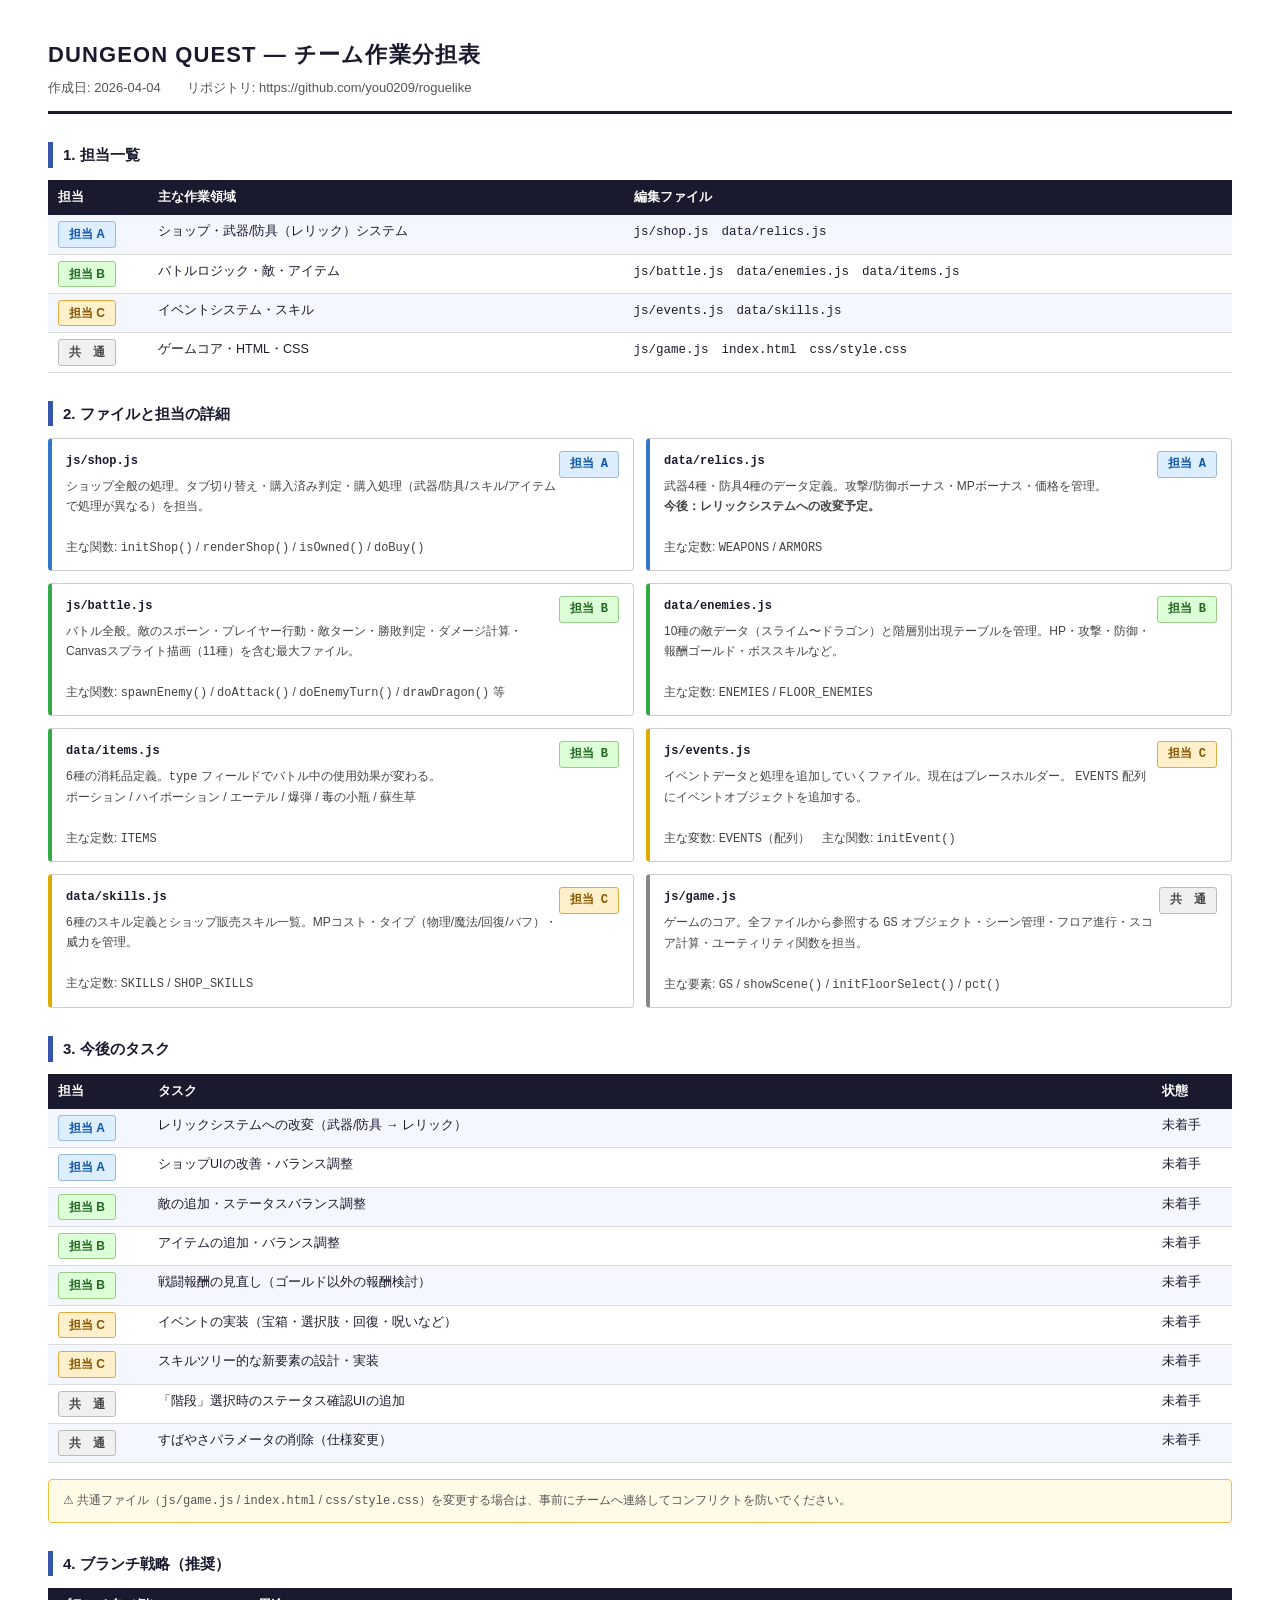
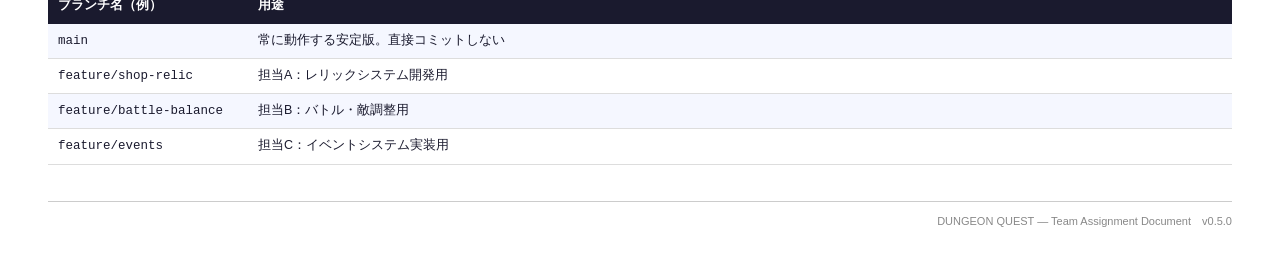
<file: docs/team_assignments.html>
<!DOCTYPE html>
<html lang="ja">
<head>
  <meta charset="UTF-8">
  <title>DUNGEON QUEST — チーム作業分担表</title>
  <style>
    * { box-sizing: border-box; margin: 0; padding: 0; }
    body {
      font-family: 'Hiragino Kaku Gothic ProN', 'Meiryo', sans-serif;
      font-size: 13px;
      line-height: 1.7;
      color: #1a1a2e;
      background: #fff;
      padding: 36px 48px;
    }

    /* ---- Header ---- */
    .doc-header {
      border-bottom: 3px solid #1a1a2e;
      padding-bottom: 12px;
      margin-bottom: 28px;
    }
    .doc-header h1 {
      font-size: 22px;
      letter-spacing: 0.05em;
    }
    .doc-header .subtitle {
      font-size: 13px;
      color: #555;
      margin-top: 4px;
    }

    /* ---- Section ---- */
    h2 {
      font-size: 15px;
      border-left: 5px solid #3355aa;
      padding-left: 10px;
      margin: 28px 0 12px;
    }
    h3 {
      font-size: 13px;
      margin: 18px 0 6px;
      color: #222;
    }

    /* ---- Tables ---- */
    table {
      width: 100%;
      border-collapse: collapse;
      margin-bottom: 16px;
      font-size: 12.5px;
    }
    th {
      background: #1a1a2e;
      color: #fff;
      padding: 7px 10px;
      text-align: left;
      font-weight: bold;
    }
    td {
      padding: 6px 10px;
      border-bottom: 1px solid #ddd;
      vertical-align: top;
    }
    tr:nth-child(even) td { background: #f5f7ff; }

    /* ---- Member badges ---- */
    .badge {
      display: inline-block;
      padding: 2px 10px;
      border-radius: 3px;
      font-size: 12px;
      font-weight: bold;
      white-space: nowrap;
    }
    .badge-a  { background: #ddeeff; color: #1155aa; border: 1px solid #99bbdd; }
    .badge-b  { background: #ddffd8; color: #226622; border: 1px solid #99cc88; }
    .badge-c  { background: #fff0cc; color: #885500; border: 1px solid #ddaa44; }
    .badge-all { background: #f0f0f0; color: #444; border: 1px solid #bbb; }

    /* ---- File cards ---- */
    .file-grid {
      display: grid;
      grid-template-columns: 1fr 1fr;
      gap: 12px;
      margin-bottom: 16px;
    }
    .file-card {
      border: 1px solid #ccc;
      border-radius: 4px;
      padding: 12px 14px;
    }
    .file-card .filename {
      font-family: 'Courier New', monospace;
      font-size: 12px;
      font-weight: bold;
      color: #1a1a2e;
      margin-bottom: 4px;
    }
    .file-card .file-desc {
      font-size: 12px;
      color: #444;
    }
    .file-card.owner-a { border-left: 4px solid #3377cc; }
    .file-card.owner-b { border-left: 4px solid #33aa44; }
    .file-card.owner-c { border-left: 4px solid #ddaa00; }
    .file-card.owner-all { border-left: 4px solid #888; }

    /* ---- Notes ---- */
    .note {
      background: #fffbe6;
      border: 1px solid #f0c040;
      border-radius: 4px;
      padding: 10px 14px;
      font-size: 12px;
      color: #555;
      margin-top: 12px;
    }

    /* ---- Footer ---- */
    .doc-footer {
      margin-top: 36px;
      border-top: 1px solid #ccc;
      padding-top: 10px;
      font-size: 11px;
      color: #888;
      text-align: right;
    }

    @media print {
      body { padding: 20px 30px; }
      .file-grid { grid-template-columns: 1fr 1fr; }
    }
  </style>
</head>
<body>

  <div class="doc-header">
    <h1>DUNGEON QUEST — チーム作業分担表</h1>
    <div class="subtitle">作成日: 2026-04-04　　リポジトリ: https://github.com/you0209/roguelike</div>
  </div>

  <!-- ========== 担当一覧 ========== -->
  <h2>1. 担当一覧</h2>
  <table>
    <tr>
      <th style="width:100px">担当</th>
      <th>主な作業領域</th>
      <th>編集ファイル</th>
    </tr>
    <tr>
      <td><span class="badge badge-a">担当 A</span></td>
      <td>ショップ・武器/防具（レリック）システム</td>
      <td><code>js/shop.js</code>　<code>data/relics.js</code></td>
    </tr>
    <tr>
      <td><span class="badge badge-b">担当 B</span></td>
      <td>バトルロジック・敵・アイテム</td>
      <td><code>js/battle.js</code>　<code>data/enemies.js</code>　<code>data/items.js</code></td>
    </tr>
    <tr>
      <td><span class="badge badge-c">担当 C</span></td>
      <td>イベントシステム・スキル</td>
      <td><code>js/events.js</code>　<code>data/skills.js</code></td>
    </tr>
    <tr>
      <td><span class="badge badge-all">共　通</span></td>
      <td>ゲームコア・HTML・CSS</td>
      <td><code>js/game.js</code>　<code>index.html</code>　<code>css/style.css</code></td>
    </tr>
  </table>

  <!-- ========== ファイル詳細 ========== -->
  <h2>2. ファイルと担当の詳細</h2>

  <div class="file-grid">

    <div class="file-card owner-a">
      <div class="filename">js/shop.js <span class="badge badge-a" style="float:right">担当 A</span></div>
      <div class="file-desc">
        ショップ全般の処理。タブ切り替え・購入済み判定・購入処理（武器/防具/スキル/アイテムで処理が異なる）を担当。
        <br><br>主な関数: <code>initShop()</code> / <code>renderShop()</code> / <code>isOwned()</code> / <code>doBuy()</code>
      </div>
    </div>

    <div class="file-card owner-a">
      <div class="filename">data/relics.js <span class="badge badge-a" style="float:right">担当 A</span></div>
      <div class="file-desc">
        武器4種・防具4種のデータ定義。攻撃/防御ボーナス・MPボーナス・価格を管理。
        <br><strong>今後：レリックシステムへの改変予定。</strong>
        <br><br>主な定数: <code>WEAPONS</code> / <code>ARMORS</code>
      </div>
    </div>

    <div class="file-card owner-b">
      <div class="filename">js/battle.js <span class="badge badge-b" style="float:right">担当 B</span></div>
      <div class="file-desc">
        バトル全般。敵のスポーン・プレイヤー行動・敵ターン・勝敗判定・ダメージ計算・Canvasスプライト描画（11種）を含む最大ファイル。
        <br><br>主な関数: <code>spawnEnemy()</code> / <code>doAttack()</code> / <code>doEnemyTurn()</code> / <code>drawDragon()</code> 等
      </div>
    </div>

    <div class="file-card owner-b">
      <div class="filename">data/enemies.js <span class="badge badge-b" style="float:right">担当 B</span></div>
      <div class="file-desc">
        10種の敵データ（スライム〜ドラゴン）と階層別出現テーブルを管理。HP・攻撃・防御・報酬ゴールド・ボススキルなど。
        <br><br>主な定数: <code>ENEMIES</code> / <code>FLOOR_ENEMIES</code>
      </div>
    </div>

    <div class="file-card owner-b">
      <div class="filename">data/items.js <span class="badge badge-b" style="float:right">担当 B</span></div>
      <div class="file-desc">
        6種の消耗品定義。<code>type</code> フィールドでバトル中の使用効果が変わる。
        <br>ポーション / ハイポーション / エーテル / 爆弾 / 毒の小瓶 / 蘇生草
        <br><br>主な定数: <code>ITEMS</code>
      </div>
    </div>

    <div class="file-card owner-c">
      <div class="filename">js/events.js <span class="badge badge-c" style="float:right">担当 C</span></div>
      <div class="file-desc">
        イベントデータと処理を追加していくファイル。現在はプレースホルダー。
        <code>EVENTS</code> 配列にイベントオブジェクトを追加する。
        <br><br>主な変数: <code>EVENTS</code>（配列）　主な関数: <code>initEvent()</code>
      </div>
    </div>

    <div class="file-card owner-c">
      <div class="filename">data/skills.js <span class="badge badge-c" style="float:right">担当 C</span></div>
      <div class="file-desc">
        6種のスキル定義とショップ販売スキル一覧。MPコスト・タイプ（物理/魔法/回復/バフ）・威力を管理。
        <br><br>主な定数: <code>SKILLS</code> / <code>SHOP_SKILLS</code>
      </div>
    </div>

    <div class="file-card owner-all">
      <div class="filename">js/game.js <span class="badge badge-all" style="float:right">共　通</span></div>
      <div class="file-desc">
        ゲームのコア。全ファイルから参照する <code>GS</code> オブジェクト・シーン管理・フロア進行・スコア計算・ユーティリティ関数を担当。
        <br><br>主な要素: <code>GS</code> / <code>showScene()</code> / <code>initFloorSelect()</code> / <code>pct()</code>
      </div>
    </div>

  </div>

  <!-- ========== タスク一覧 ========== -->
  <h2>3. 今後のタスク</h2>
  <table>
    <tr>
      <th style="width:100px">担当</th>
      <th>タスク</th>
      <th style="width:80px">状態</th>
    </tr>
    <tr>
      <td><span class="badge badge-a">担当 A</span></td>
      <td>レリックシステムへの改変（武器/防具 → レリック）</td>
      <td>未着手</td>
    </tr>
    <tr>
      <td><span class="badge badge-a">担当 A</span></td>
      <td>ショップUIの改善・バランス調整</td>
      <td>未着手</td>
    </tr>
    <tr>
      <td><span class="badge badge-b">担当 B</span></td>
      <td>敵の追加・ステータスバランス調整</td>
      <td>未着手</td>
    </tr>
    <tr>
      <td><span class="badge badge-b">担当 B</span></td>
      <td>アイテムの追加・バランス調整</td>
      <td>未着手</td>
    </tr>
    <tr>
      <td><span class="badge badge-b">担当 B</span></td>
      <td>戦闘報酬の見直し（ゴールド以外の報酬検討）</td>
      <td>未着手</td>
    </tr>
    <tr>
      <td><span class="badge badge-c">担当 C</span></td>
      <td>イベントの実装（宝箱・選択肢・回復・呪いなど）</td>
      <td>未着手</td>
    </tr>
    <tr>
      <td><span class="badge badge-c">担当 C</span></td>
      <td>スキルツリー的な新要素の設計・実装</td>
      <td>未着手</td>
    </tr>
    <tr>
      <td><span class="badge badge-all">共　通</span></td>
      <td>「階段」選択時のステータス確認UIの追加</td>
      <td>未着手</td>
    </tr>
    <tr>
      <td><span class="badge badge-all">共　通</span></td>
      <td>すばやさパラメータの削除（仕様変更）</td>
      <td>未着手</td>
    </tr>
  </table>

  <div class="note">
    ⚠ 共通ファイル（<code>js/game.js</code> / <code>index.html</code> / <code>css/style.css</code>）を変更する場合は、事前にチームへ連絡してコンフリクトを防いでください。
  </div>

  <!-- ========== ブランチ戦略 ========== -->
  <h2>4. ブランチ戦略（推奨）</h2>
  <table>
    <tr>
      <th style="width:200px">ブランチ名（例）</th>
      <th>用途</th>
    </tr>
    <tr>
      <td><code>main</code></td>
      <td>常に動作する安定版。直接コミットしない</td>
    </tr>
    <tr>
      <td><code>feature/shop-relic</code></td>
      <td>担当A：レリックシステム開発用</td>
    </tr>
    <tr>
      <td><code>feature/battle-balance</code></td>
      <td>担当B：バトル・敵調整用</td>
    </tr>
    <tr>
      <td><code>feature/events</code></td>
      <td>担当C：イベントシステム実装用</td>
    </tr>
  </table>

  <div class="doc-footer">
    DUNGEON QUEST — Team Assignment Document　v0.5.0
  </div>

</body>
</html>
</file>
<file: css/style.css>
/* ===== RESET & BASE ===== */
* { box-sizing: border-box; margin: 0; padding: 0; }

body {
  background: #050508;
  font-family: 'Courier New', Courier, monospace;
  color: #ddd8c0;
  display: flex;
  justify-content: center;
  align-items: flex-start;
  min-height: 100vh;
  padding: 0;
  overflow: hidden;
}

/* ===== GAME CONTAINER ===== */
#game-container {
  width: 640px;
  min-height: 520px;
  background: #0e0e16;
  border: 3px solid #3a3a6a;
  box-shadow: 0 0 40px rgba(80, 80, 180, 0.35), inset 0 0 20px rgba(0,0,10,0.5);
  position: relative;
  overflow: hidden;
  transform-origin: top center;
}

.scene { width: 100%; }
.hidden { display: none !important; }

/* ===== UTILITY ===== */
.gold-text { color: #ffcc44; }
.label { font-size: 12px; width: 22px; flex-shrink: 0; color: #8888aa; }

.bar-wrap {
  width: 100px;
  height: 10px;
  background: #1a1a2a;
  border: 1px solid #2a2a44;
  display: inline-block;
  vertical-align: middle;
  margin: 0 6px;
  flex-shrink: 0;
}
.bar { height: 100%; transition: width 0.3s ease; }
.hp-bar { background: linear-gradient(90deg, #22bb22, #44ff44); }
.mp-bar { background: linear-gradient(90deg, #2244bb, #4488ff); }

.status-item {
  display: flex;
  align-items: center;
  margin: 3px 0;
  font-size: 12px;
}
.status-icon { font-size: 11px; color: #ff8844; margin-top: 2px; min-height: 14px; }

/* ===== PIXEL BUTTON ===== */
.pixel-btn {
  background: #181830;
  color: #d8d8f8;
  border: 2px solid #5555aa;
  padding: 12px 28px;
  font-family: 'Courier New', monospace;
  font-size: 15px;
  cursor: pointer;
  letter-spacing: 3px;
  transition: background 0.1s, border-color 0.1s, transform 0.08s;
  display: inline-block;
}
.pixel-btn:hover { background: #242450; border-color: #9999dd; color: #ffffff; }
.pixel-btn:active { transform: translateY(2px); }
.feedback-float-btn {
  position: absolute;
  bottom: 12px; right: 60px;
  z-index: 500;
  background: #111128;
  border: 1px solid #aa8833;
  color: #ffcc44;
  font-size: 11px;
  padding: 0 10px;
  height: 40px;
  line-height: 40px;
  cursor: pointer;
  border-radius: 4px;
  font-family: 'Courier New', monospace;
  letter-spacing: 1px;
  text-decoration: none;
  display: none;
}
.feedback-float-btn:hover { background: #2a2010; border-color: #ffcc44; color: #ffe080; }
.feedback-float-btn.visible { display: block; }

/* ===========================
   TITLE SCREEN
   =========================== */
#scene-title {
  display: flex;
  flex-direction: column;
  align-items: center;
  justify-content: center;
  min-height: 520px;
  background: radial-gradient(ellipse at 50% 40%, #1a1a3a 0%, #050508 70%);
}
.title-bg { text-align: center; padding: 20px; }

.game-title {
  font-size: 44px;
  color: #ddb833;
  text-shadow: 3px 3px 0 #7a4400, 0 0 24px rgba(255,200,50,0.5);
  letter-spacing: 6px;
  margin-bottom: 8px;
}
.game-subtitle {
  color: #777799;
  font-size: 13px;
  margin-bottom: 20px;
  letter-spacing: 2px;
}
#title-canvas {
  display: block;
  margin: 0 auto 28px;
}
.title-hint {
  margin-top: 16px;
  font-size: 11px;
  color: #444466;
  letter-spacing: 2px;
}

/* ===========================
   FLOOR SELECT
   =========================== */
.floor-header {
  display: flex;
  justify-content: space-between;
  align-items: center;
  padding: 10px 16px;
  background: #12122a;
  border-bottom: 2px solid #2a2a50;
  font-size: 13px;
}
#floor-indicator { color: #aaaaee; font-size: 15px; font-weight: bold; }
#battle-count-display { color: #777799; font-size: 12px; }

.player-status-bar {
  padding: 8px 16px;
  background: #0e0e20;
  border-bottom: 1px solid #1e1e38;
}
.equip-info {
  display: flex;
  gap: 20px;
  margin-top: 4px;
  font-size: 11px;
  color: #666688;
}

.floor-desc-area {
  padding: 8px 16px;
  background: #0c0c18;
  font-size: 12px;
  color: #555577;
  border-bottom: 1px solid #1a1a30;
  min-height: 28px;
}

.floor-options {
  display: flex;
  gap: 14px;
  padding: 24px 16px;
  justify-content: center;
}

.floor-card {
  background: #14142a;
  border: 2px solid #2e2e58;
  padding: 22px 16px;
  width: 174px;
  text-align: center;
  cursor: pointer;
  transition: transform 0.15s, border-color 0.15s, box-shadow 0.15s;
  user-select: none;
}
.floor-card:hover {
  transform: translateY(-5px);
  box-shadow: 0 6px 20px rgba(80,80,200,0.4);
}
.card-battle:hover { border-color: #cc4444; box-shadow: 0 6px 20px rgba(200,50,50,0.4); }
.card-event:hover  { border-color: #44aacc; box-shadow: 0 6px 20px rgba(50,150,200,0.4); }
.card-stairs:hover { border-color: #44cc88; box-shadow: 0 6px 20px rgba(50,200,100,0.4); }

.card-icon  { font-size: 32px; margin-bottom: 10px; }
.card-title { font-size: 17px; color: #ccccee; margin-bottom: 6px; letter-spacing: 2px; }
.card-desc  { font-size: 11px; color: #666688; line-height: 1.5; }

/* カード選択状態 */
.card-dim      { opacity: 0.28 !important; transform: none !important; box-shadow: none !important; }
.card-selected { opacity: 1 !important; border-color: #ffcc44 !important;
                 transform: translateY(-7px) !important;
                 box-shadow: 0 0 26px rgba(255,200,50,0.55) !important; }

/* ===========================
   BATTLE SCREEN
   =========================== */
.battle-header {
  display: flex;
  justify-content: space-between;
  padding: 8px 14px;
  background: #160a0a;
  border-bottom: 2px solid #3a1111;
  font-size: 13px;
  color: #cc8888;
}

.battle-arena-wrap {
  display: flex;
  background: #0a0a14;
}
#battle-canvas { display: block; flex-shrink: 0; }

.battle-status-panel {
  flex: 1;
  padding: 10px 10px;
  background: #0d0d1c;
  border-left: 1px solid #1e1e38;
  display: flex;
  flex-direction: column;
  gap: 8px;
}
.enemy-status-box, .player-status-box { }
.divider { height: 1px; background: #1e1e38; margin: 4px 0; }
.battle-status-panel .bar-wrap { width: 70px; }

.status-name {
  font-size: 13px;
  color: #bbbbdd;
  font-weight: bold;
  margin-bottom: 4px;
  letter-spacing: 1px;
}
.enemy-name-text { color: #ffaaaa; }

.battle-log {
  height: 72px;
  overflow-y: auto;
  padding: 6px 12px;
  background: #080810;
  border-top: 1px solid #1a1a30;
  border-bottom: 1px solid #1a1a30;
  font-size: 12px;
  color: #bbbb99;
  line-height: 1.6;
}
.battle-log p { margin: 1px 0; }
.battle-log p.log-damage  { color: #ff8866; }
.battle-log p.log-heal    { color: #66ff88; }
.battle-log p.log-system  { color: #8888cc; }
.battle-log p.log-special { color: #ffdd44; }

.battle-commands {
  padding: 10px 12px;
  background: #0e0e1c;
}
.command-grid {
  display: grid;
  grid-template-columns: 1fr 1fr;
  gap: 7px;
}
.cmd-btn {
  background: #14142a;
  color: #cccce8;
  border: 2px solid #333366;
  padding: 11px 8px;
  font-family: 'Courier New', monospace;
  font-size: 14px;
  letter-spacing: 1px;
  cursor: pointer;
  transition: background 0.1s, border-color 0.1s;
}
.cmd-btn:hover:not(:disabled) { background: #1e1e44; border-color: #7777cc; }
.cmd-btn:active:not(:disabled) { transform: translateY(1px); }
.cmd-btn:disabled { opacity: 0.35; cursor: not-allowed; }

.sub-menu {
  position: absolute;
  bottom: 64px;
  left: 10px;
  background: #111128;
  border: 2px solid #333366;
  padding: 6px;
  z-index: 200;
  min-width: 260px;
  max-height: 180px;
  overflow-y: auto;
}
.sub-menu button {
  display: block;
  width: 100%;
  background: transparent;
  border: none;
  border-bottom: 1px solid #1e1e38;
  color: #cccce8;
  padding: 8px 12px;
  text-align: left;
  cursor: pointer;
  font-family: 'Courier New', monospace;
  font-size: 12px;
  transition: background 0.1s;
}
.sub-menu button:last-child { border-bottom: none; }
.sub-menu button:hover:not(:disabled) { background: #1e1e40; }
.sub-menu button:disabled { opacity: 0.4; cursor: not-allowed; }
.sub-menu .back-btn { color: #8888aa; font-size: 11px; }

/* ===========================
   EVENT SCREEN
   =========================== */
#scene-event {
  min-height: 520px;
  background: #080814;
  display: flex;
  align-items: center;
  justify-content: center;
}
.center-wrap { text-align: center; padding: 20px; }

.event-title {
  font-size: 22px;
  color: #88ccff;
  margin-bottom: 24px;
  letter-spacing: 2px;
}
.event-box {
  background: #111128;
  border: 2px solid #2a2a55;
  padding: 28px 48px;
  margin-bottom: 28px;
  font-size: 16px;
  color: #aaaacc;
  letter-spacing: 1px;
}
.event-choices {
  display: flex;
  flex-direction: column;
  align-items: center;
  gap: 12px;
  margin-top: 8px;
}
.event-choice-btn { min-width: 220px; }
.event-choice-btn:disabled { opacity: 0.4; cursor: not-allowed; }

/* ===========================
   SHOP SCREEN
   =========================== */
#scene-shop { min-height: 520px; }

.shop-header {
  display: flex;
  justify-content: space-between;
  align-items: center;
  padding: 12px 16px;
  background: #141000;
  border-bottom: 2px solid #3a3000;
}
.shop-title-text { font-size: 18px; color: #ddb833; letter-spacing: 3px; }
.shop-floor-text { font-size: 12px; color: #8888aa; }

.shop-tabs {
  display: flex;
  background: #0e0c00;
  border-bottom: 2px solid #2a2800;
}
.tab-btn {
  flex: 1;
  background: #0e0c00;
  border: none;
  border-right: 1px solid #2a2800;
  color: #666644;
  padding: 10px 4px;
  cursor: pointer;
  font-family: 'Courier New', monospace;
  font-size: 13px;
  letter-spacing: 1px;
  transition: background 0.1s, color 0.1s;
}
.tab-btn:last-child { border-right: none; }
.tab-btn.active { background: #1a1800; color: #ddb833; border-bottom: 2px solid #ddb833; }
.tab-btn:hover:not(.active) { background: #161400; color: #aaaa55; }

.shop-items {
  padding: 10px 12px;
  height: 320px;
  overflow-y: auto;
}
.shop-item {
  display: flex;
  align-items: center;
  padding: 9px 10px;
  margin: 5px 0;
  background: #111000;
  border: 1px solid #2a2800;
  transition: background 0.1s, border-color 0.1s;
}
.shop-item:hover { background: #181600; border-color: #555533; }
.shop-item.owned { opacity: 0.45; }

.item-info { flex: 1; }
.item-name { font-size: 13px; color: #ddddbb; }
.item-desc { font-size: 11px; color: #777766; margin-top: 2px; }
.item-price { font-size: 13px; color: #ffcc44; margin-left: 12px; white-space: nowrap; }

.btn-buy {
  background: #1a1800;
  border: 1px solid #555533;
  color: #ccbb33;
  padding: 5px 12px;
  cursor: pointer;
  font-family: 'Courier New', monospace;
  font-size: 12px;
  margin-left: 8px;
  white-space: nowrap;
  transition: background 0.1s;
}
.btn-buy:hover:not(:disabled) { background: #222200; border-color: #aaaa44; }
.btn-buy:disabled { opacity: 0.4; cursor: not-allowed; }

.shop-leave-btn { display: block; margin: 12px auto; }

/* ===========================
   GAME OVER / VICTORY
   =========================== */
#scene-gameover {
  min-height: 520px;
  background: radial-gradient(ellipse at center, #1a0000 0%, #050000 70%);
  display: flex; align-items: center; justify-content: center;
}
#scene-victory {
  min-height: 520px;
  background: radial-gradient(ellipse at center, #1a1400 0%, #050500 70%);
  display: flex; align-items: center; justify-content: center;
}

.gameover-title {
  font-size: 52px;
  color: #cc2222;
  text-shadow: 3px 3px 0 #440000, 0 0 28px rgba(200,0,0,0.6);
  letter-spacing: 6px;
  margin-bottom: 28px;
}
.victory-title {
  font-size: 52px;
  color: #ddcc22;
  text-shadow: 3px 3px 0 #664400, 0 0 28px rgba(220,200,0,0.6);
  letter-spacing: 4px;
  margin-bottom: 12px;
}
.victory-sub {
  font-size: 13px;
  color: #aa9944;
  margin-bottom: 22px;
  letter-spacing: 1px;
}

.result-box {
  background: #0e0e14;
  border: 2px solid #2a2a44;
  padding: 18px 40px;
  margin-bottom: 24px;
  text-align: left;
}
.result-box p { font-size: 15px; color: #aaaacc; margin: 7px 0; }
.score-line { color: #dddd55 !important; font-size: 18px !important; margin-top: 12px !important; }

/* ===== STAIRS SCENE ===== */
#scene-stairs {
  min-height: 520px;
  background: #080814;
  display: flex; align-items: center; justify-content: center;
}
.stairs-btns { display: flex; gap: 24px; justify-content: center; margin-top: 4px; }
.stairs-status {
  display: flex;
  gap: 20px;
  justify-content: center;
  font-size: 13px;
  color: #aaaacc;
  margin-bottom: 12px;
}
.btn-stay { border-color: #445544; color: #99bb99; }
.btn-stay:hover { background: #182418; border-color: #6688aa; color: #bbddbb; }

/* ===== STATUS FLOAT BUTTON ===== */
.status-float-btn {
  position: absolute;
  bottom: 12px; right: 12px;
  z-index: 500;
  background: #111128;
  border: 1px solid #333366;
  color: #8888aa;
  font-size: 18px;
  width: 40px; height: 40px;
  cursor: pointer;
  border-radius: 4px;
  font-family: inherit;
}
.status-float-btn:hover { background: #1a1a3a; color: #aaaacc; }

/* ===== STATUS MODAL ===== */
.modal-overlay {
  position: fixed; inset: 0;
  background: rgba(0,0,0,0.72);
  display: flex; align-items: center; justify-content: center;
  z-index: 1000;
}
.modal-box {
  background: #111128;
  border: 2px solid #333366;
  width: 35vw; max-height: 65vh;
  display: flex; flex-direction: column;
  font-family: 'Courier New', Courier, monospace;
}
.modal-header {
  display: flex; align-items: center; justify-content: space-between;
  padding: 10px 14px;
  border-bottom: 1px solid #2a2a55;
}
.modal-title { color: #aaaacc; font-size: 14px; }
.modal-close-btn {
  background: none; border: none; color: #888;
  font-size: 16px; cursor: pointer; line-height: 1;
}
.modal-close-btn:hover { color: #fff; }
.modal-tabs {
  display: flex;
  border-bottom: 1px solid #2a2a55;
}
.modal-tab {
  flex: 1; padding: 7px 0; background: none;
  border: none; border-bottom: 2px solid transparent;
  color: #666688; font-size: 12px; cursor: pointer;
  font-family: inherit;
}
.modal-tab.active { color: #aaaaff; border-bottom-color: #5555cc; }
.modal-tab:hover:not(.active) { color: #8888bb; }
.modal-content {
  overflow-y: auto; padding: 10px 14px; flex: 1;
}
.stat-row {
  display: flex; justify-content: space-between;
  padding: 6px 0; border-bottom: 1px solid #1e1e38;
  font-size: 13px; color: #ccccee;
}
.stat-label { color: #8888aa; }
.modal-card {
  padding: 7px 0; border-bottom: 1px solid #1e1e38;
}
.modal-card-name { font-size: 13px; color: #ddddbb; }
.modal-card-sub  { font-size: 10px; color: #888866; margin-left: 6px; }
.modal-card-desc { font-size: 11px; color: #777766; margin-top: 2px; }
.modal-empty     { font-size: 12px; color: #555566; padding: 12px 0; }

/* ===== SCROLLBAR ===== */
::-webkit-scrollbar { width: 6px; }
::-webkit-scrollbar-track { background: #0a0a14; }
::-webkit-scrollbar-thumb { background: #333355; border-radius: 3px; }

/* ===== CHAR SELECT ===== */
.charselect-cards {
  display: flex;
  justify-content: center;
  gap: 24px;
  margin: 16px 0 10px;
}
.charselect-card {
  display: flex;
  flex-direction: column;
  align-items: center;
  background: #12122a;
  border: 2px solid #3a3a6a;
  border-radius: 6px;
  padding: 14px 18px;
  width: 200px;
  transition: border-color 0.15s;
}
.charselect-card:hover { border-color: #7777cc; }
.charselect-canvas {
  display: block;
  background: #0a0a18;
  border-radius: 4px;
  margin-bottom: 8px;
}
.charselect-name {
  font-size: 16px;
  color: #ddddff;
  font-weight: bold;
  margin-bottom: 6px;
  letter-spacing: 2px;
}
.charselect-stats {
  font-size: 11px;
  color: #8888aa;
  text-align: center;
  line-height: 1.7;
  margin-bottom: 4px;
  white-space: pre;
}
.charselect-flavor {
  font-size: 11px;
  color: #aaaacc;
  margin-bottom: 10px;
}
.btn-charselect-title {
  margin-top: 8px;
  font-size: 12px;
  padding: 6px 22px;
}
</file>
